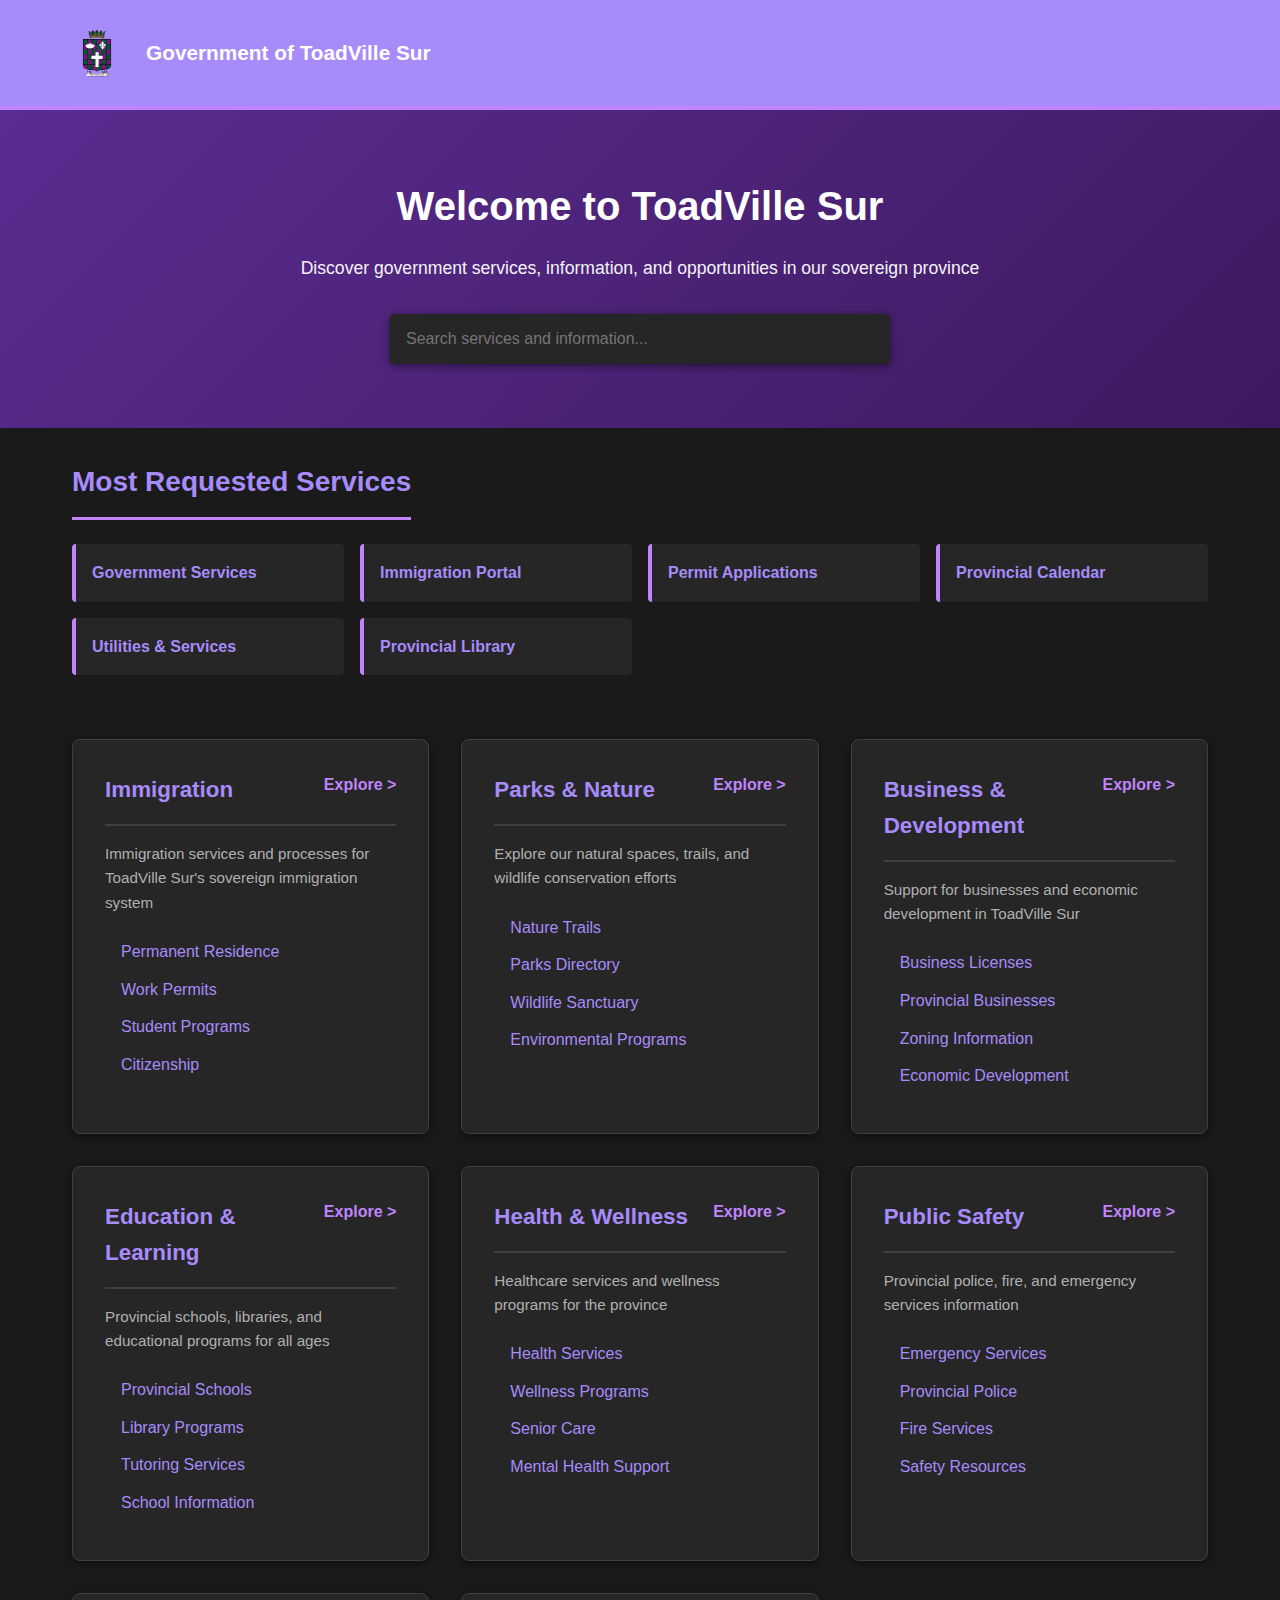
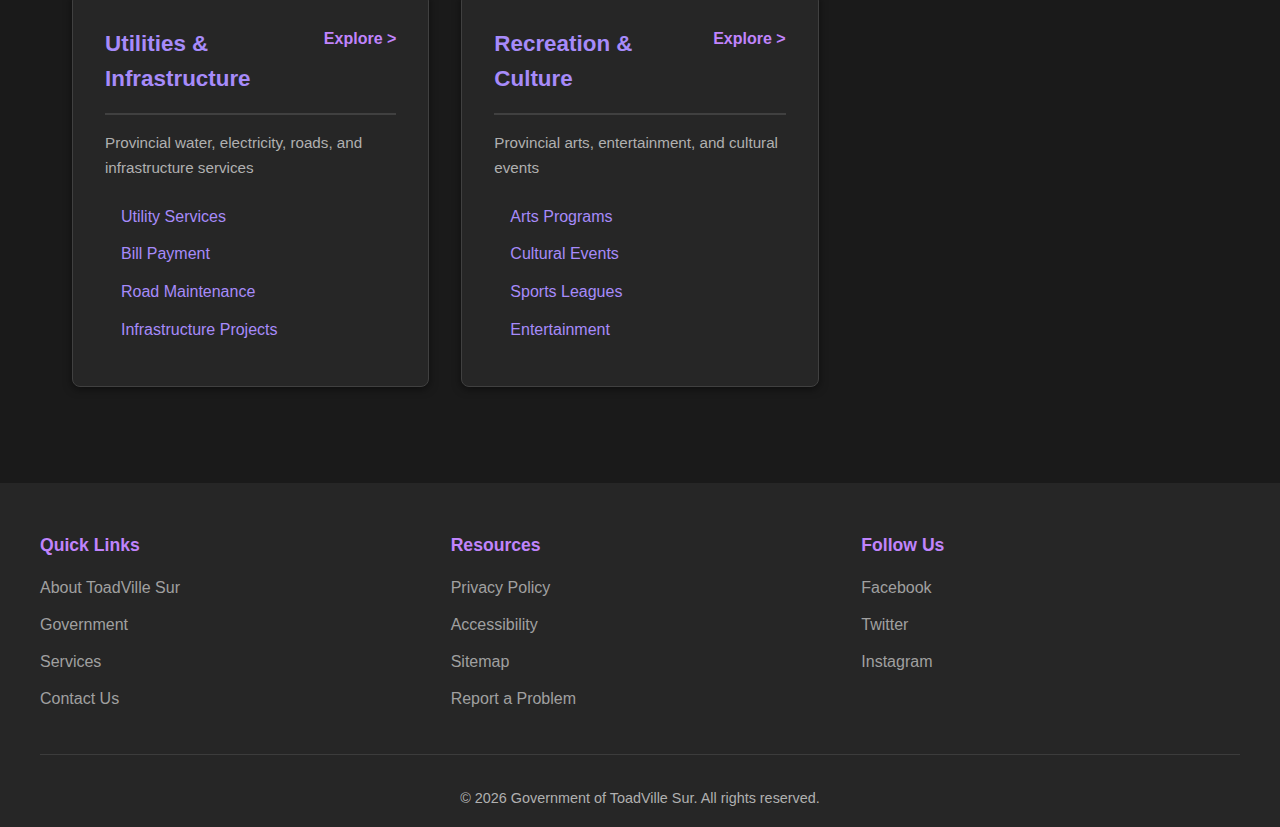
<file: index.html>
<!DOCTYPE html>
<html lang="en">
<head>
    <meta charset="UTF-8">
    <meta name="viewport" content="width=device-width, initial-scale=1.0">
    <title>Government of ToadVille Sur</title>
    <meta name="description" content="Official government portal of ToadVille Sur, a sovereign province with its own immigration system and government services.">
    <meta property="og:title" content="Government of ToadVille Sur">
    <meta property="og:description" content="Official government portal of ToadVille Sur, a sovereign province with its own immigration system and government services.">
    <meta property="og:type" content="website">
    <meta property="og:url" content="https://www.toadvillebay.com">
    <meta property="og:image" content="https://www.toadvillebay.com/Images and Videos/og-image.png">
    <meta name="twitter:card" content="summary_large_image">
    <meta name="twitter:title" content="Government of ToadVille Sur">
    <meta name="twitter:description" content="Official government portal of ToadVille Sur, a sovereign province with its own immigration system and government services.">
    <link rel="icon" href="Images and Videos/ToadVille Sur COA.png" type="image/png">
    <link rel="stylesheet" href="styles.css">
</head>
<body>
    <!-- Header -->
    <header class="header">
        <div class="header-content">
            <div class="logo">
                <img src="Images and Videos/ToadVille Sur COA.png" alt="ToadVille Sur Logo" class="logo-image">
                <div class="logo-text">
                    <h1>Government of ToadVille Sur</h1>
                </div>
            </div>

        </div>
    </header>

    <!-- Hero Section -->
    <section class="hero">
        <div class="hero-content">
            <h2>Welcome to ToadVille Sur</h2>
            <p>Discover government services, information, and opportunities in our sovereign province</p>
            <input type="search" class="search-box" placeholder="Search services and information...">
        </div>
    </section>

    <!-- Main Content -->
    <main class="main-content">
        
        <!-- Most Requested Section -->
        <section class="section">
            <div class="section-header">
                <h2>Most Requested Services</h2>
            </div>
            <div class="quick-links">
                <a href="#" class="quick-link">Government Services</a>
                <a href="#" class="quick-link">Immigration Portal</a>
                <a href="#" class="quick-link">Permit Applications</a>
                <a href="#" class="quick-link">Provincial Calendar</a>
                <a href="#" class="quick-link">Utilities & Services</a>
                <a href="#" class="quick-link">Provincial Library</a>
            </div>
        </section>

        <!-- Category Cards -->
        <section class="categories">
            
            <!-- Immigration -->
            <article class="category-card">
                <div class="card-header">
                    <h3><a href="Immigration/immigration.html" class="card-title-link">Immigration</a></h3>
                    <span class="explore-link"><a href="Immigration/immigration.html">Explore ></a></span>
                </div>
                <p class="card-description">Immigration services and processes for ToadVille Sur's sovereign immigration system</p>
                <ul class="card-links">
                    <li><a href="Immigration/immigration.html#permanent">Permanent Residence</a></li>
                    <li><a href="Immigration/immigration.html#work">Work Permits</a></li>
                    <li><a href="Immigration/immigration.html#student">Student Programs</a></li>
                    <li><a href="Immigration/immigration.html#citizenship">Citizenship</a></li>
                </ul>
            </article>

            <!-- Parks & Nature -->
            <article class="category-card">
                <div class="card-header">
                    <h3><a href="Parks/parks.html" class="card-title-link">Parks & Nature</a></h3>
                    <span class="explore-link"><a href="Parks/parks.html">Explore ></a></span>
                </div>
                <p class="card-description">Explore our natural spaces, trails, and wildlife conservation efforts</p>
                <ul class="card-links">
                    <li><a href="Parks/parks.html#trails">Nature Trails</a></li>
                    <li><a href="Parks/parks.html#directory">Parks Directory</a></li>
                    <li><a href="Parks/parks.html#wildlife">Wildlife Sanctuary</a></li>
                    <li><a href="Parks/parks.html#environmental">Environmental Programs</a></li>
                </ul>
            </article>

            <!-- Business & Development -->
            <article class="category-card">
                <div class="card-header">
                    <h3><a href="Business/business.html" class="card-title-link">Business & Development</a></h3>
                    <span class="explore-link"><a href="Business/business.html">Explore ></a></span>
                </div>
                <p class="card-description">Support for businesses and economic development in ToadVille Sur</p>
                <ul class="card-links">
                    <li><a href="Business/business.html#licenses">Business Licenses</a></li>
                    <li><a href="Business/business.html#directory">Provincial Businesses</a></li>
                    <li><a href="Business/business.html#zoning">Zoning Information</a></li>
                    <li><a href="Business/business.html#development">Economic Development</a></li>
                </ul>
            </article>

            <!-- Education & Learning -->
            <article class="category-card">
                <div class="card-header">
                    <h3><a href="Education/education.html" class="card-title-link">Education & Learning</a></h3>
                    <span class="explore-link"><a href="Education/education.html">Explore ></a></span>
                </div>
                <p class="card-description">Provincial schools, libraries, and educational programs for all ages</p>
                <ul class="card-links">
                    <li><a href="Education/education.html#schools">Provincial Schools</a></li>
                    <li><a href="Education/education.html#library">Library Programs</a></li>
                    <li><a href="Education/education.html#tutoring">Tutoring Services</a></li>
                    <li><a href="Education/education.html#information">School Information</a></li>
                </ul>
            </article>

            <!-- Health & Wellness -->
            <article class="category-card">
                <div class="card-header">
                    <h3><a href="Health/health.html" class="card-title-link">Health & Wellness</a></h3>
                    <span class="explore-link"><a href="Health/health.html">Explore ></a></span>
                </div>
                <p class="card-description">Healthcare services and wellness programs for the province</p>
                <ul class="card-links">
                    <li><a href="Health/health.html#services">Health Services</a></li>
                    <li><a href="Health/health.html#wellness">Wellness Programs</a></li>
                    <li><a href="Health/health.html#senior">Senior Care</a></li>
                    <li><a href="Health/health.html#mental">Mental Health Support</a></li>
                </ul>
            </article>

            <!-- Public Safety -->
            <article class="category-card">
                <div class="card-header">
                    <h3><a href="Safety/safety.html" class="card-title-link">Public Safety</a></h3>
                    <span class="explore-link"><a href="Safety/safety.html">Explore ></a></span>
                </div>
                <p class="card-description">Provincial police, fire, and emergency services information</p>
                <ul class="card-links">
                    <li><a href="Safety/safety.html#emergency">Emergency Services</a></li>
                    <li><a href="Safety/safety.html#police">Provincial Police</a></li>
                    <li><a href="Safety/safety.html#fire">Fire Services</a></li>
                    <li><a href="Safety/safety.html#resources">Safety Resources</a></li>
                </ul>
            </article>

            <!-- Utilities & Infrastructure -->
            <article class="category-card">
                <div class="card-header">
                    <h3><a href="Utilities/utilities.html" class="card-title-link">Utilities & Infrastructure</a></h3>
                    <span class="explore-link"><a href="Utilities/utilities.html">Explore ></a></span>
                </div>
                <p class="card-description">Provincial water, electricity, roads, and infrastructure services</p>
                <ul class="card-links">
                    <li><a href="Utilities/utilities.html#services">Utility Services</a></li>
                    <li><a href="Utilities/utilities.html#billing">Bill Payment</a></li>
                    <li><a href="Utilities/utilities.html#roads">Road Maintenance</a></li>
                    <li><a href="Utilities/utilities.html#projects">Infrastructure Projects</a></li>
                </ul>
            </article>

            <!-- Recreation & Culture -->
            <article class="category-card">
                <div class="card-header">
                    <h3><a href="Recreation/recreation.html" class="card-title-link">Recreation & Culture</a></h3>
                    <span class="explore-link"><a href="Recreation/recreation.html">Explore ></a></span>
                </div>
                <p class="card-description">Provincial arts, entertainment, and cultural events</p>
                <ul class="card-links">
                    <li><a href="Recreation/recreation.html#arts">Arts Programs</a></li>
                    <li><a href="Recreation/recreation.html#culture">Cultural Events</a></li>
                    <li><a href="Recreation/recreation.html#sports">Sports Leagues</a></li>
                    <li><a href="Recreation/recreation.html#entertainment">Entertainment</a></li>
                </ul>
            </article>

        </section>

    </main>

    <!-- Footer -->
    <footer class="footer">
        <div class="footer-content">
            <div class="footer-section">
                <h4>Quick Links</h4>
                <ul>
                    <li><a href="#">About ToadVille Sur</a></li>
                    <li><a href="#">Government</a></li>
                    <li><a href="#">Services</a></li>
                    <li><a href="#">Contact Us</a></li>
                </ul>
            </div>
            <div class="footer-section">
                <h4>Resources</h4>
                <ul>
                    <li><a href="#">Privacy Policy</a></li>
                    <li><a href="#">Accessibility</a></li>
                    <li><a href="#">Sitemap</a></li>
                    <li><a href="#">Report a Problem</a></li>
                </ul>
            </div>
            <div class="footer-section">
                <h4>Follow Us</h4>
                <ul>
                    <li><a href="#">Facebook</a></li>
                    <li><a href="#">Twitter</a></li>
                    <li><a href="#">Instagram</a></li>
                </ul>
            </div>
        </div>
        <div class="footer-bottom">
            <p>&copy; <span id="current-year">2026</span> Government of ToadVille Sur. All rights reserved.</p>
        </div>
    </footer>

    <script>
        // Auto-update copyright year
        document.getElementById('current-year').textContent = new Date().getFullYear();
    </script>
</body>
</html>
</file>
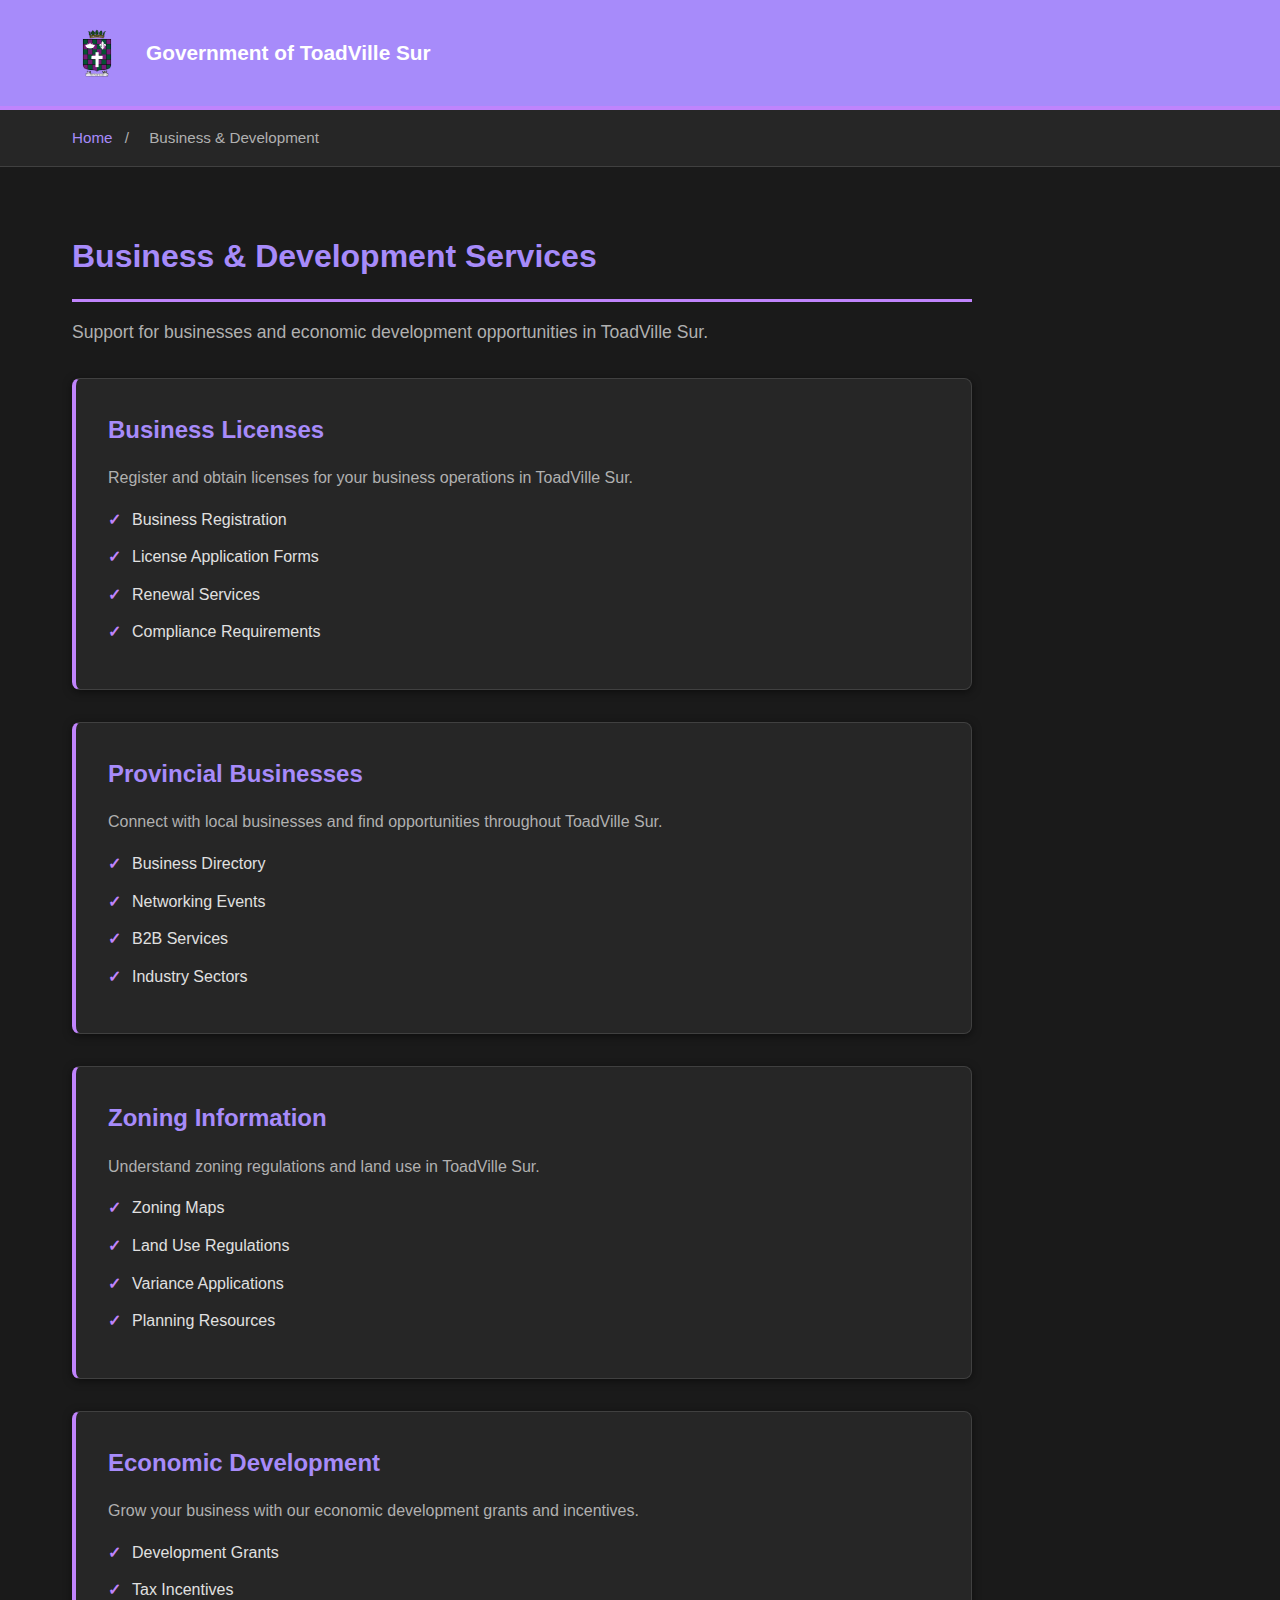
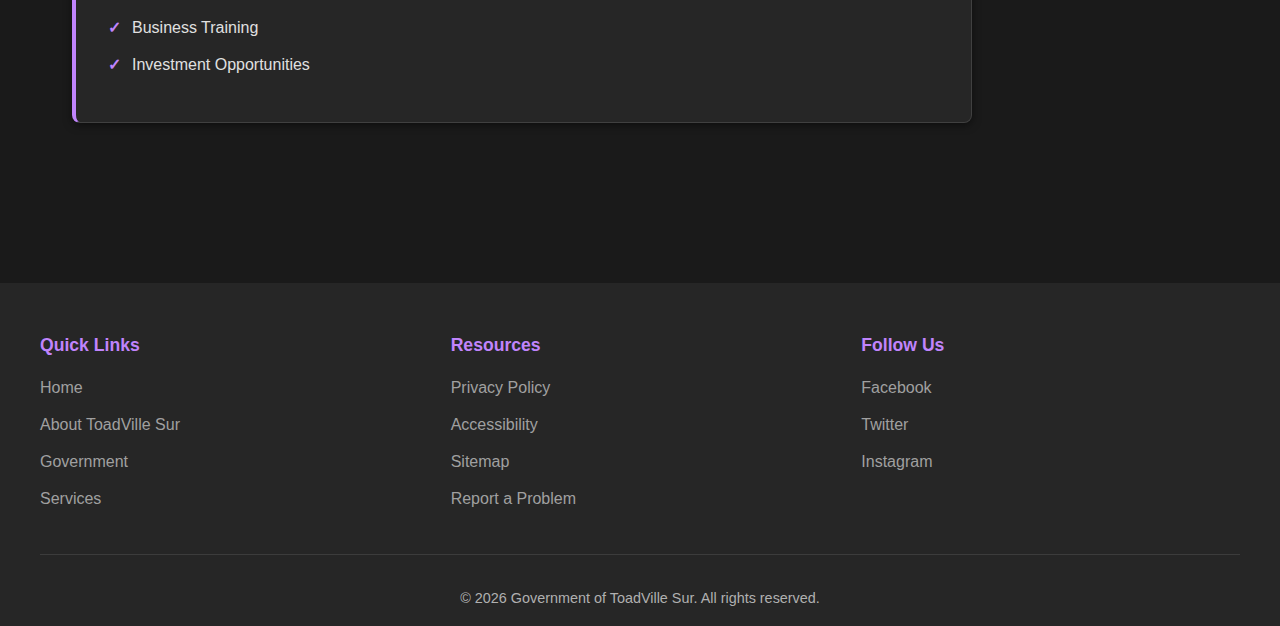
<file: Business/business.html>
<!DOCTYPE html>
<html lang="en">
<head>
    <meta charset="UTF-8">
    <meta name="viewport" content="width=device-width, initial-scale=1.0">
    <title>Business & Development - Government of ToadVille Sur</title>
    <link rel="icon" href="../Images and Videos/ToadVille Sur COA.png" type="image/png">
    <link rel="stylesheet" href="../styles.css">
</head>
<body>
    <!-- Header -->
    <header class="header">
        <div class="header-content">
            <div class="logo">
                <a href="../index.html" style="display: flex; align-items: center; gap: 1.5rem; text-decoration: none; color: white;">
                    <img src="../Images and Videos/ToadVille Sur COA.png" alt="ToadVille Sur Logo" class="logo-image">
                    <div class="logo-text">
                        <h1>Government of ToadVille Sur</h1>
                    </div>
                </a>
            </div>
        </div>
    </header>

    <nav class="breadcrumb">
        <div class="breadcrumb-content">
            <a href="../index.html">Home</a>
            <span>/</span>
            <span>Business & Development</span>
        </div>
    </nav>

    <main class="main-content">
        <section class="page-section">
            <h1>Business & Development Services</h1>
            <p class="section-intro">Support for businesses and economic development opportunities in ToadVille Sur.</p>

            <div class="content-card" id="licenses">
                <h2>Business Licenses</h2>
                <p>Register and obtain licenses for your business operations in ToadVille Sur.</p>
                <ul>
                    <li>Business Registration</li>
                    <li>License Application Forms</li>
                    <li>Renewal Services</li>
                    <li>Compliance Requirements</li>
                </ul>
            </div>

            <div class="content-card" id="directory">
                <h2>Provincial Businesses</h2>
                <p>Connect with local businesses and find opportunities throughout ToadVille Sur.</p>
                <ul>
                    <li>Business Directory</li>
                    <li>Networking Events</li>
                    <li>B2B Services</li>
                    <li>Industry Sectors</li>
                </ul>
            </div>

            <div class="content-card" id="zoning">
                <h2>Zoning Information</h2>
                <p>Understand zoning regulations and land use in ToadVille Sur.</p>
                <ul>
                    <li>Zoning Maps</li>
                    <li>Land Use Regulations</li>
                    <li>Variance Applications</li>
                    <li>Planning Resources</li>
                </ul>
            </div>

            <div class="content-card" id="development">
                <h2>Economic Development</h2>
                <p>Grow your business with our economic development grants and incentives.</p>
                <ul>
                    <li>Development Grants</li>
                    <li>Tax Incentives</li>
                    <li>Business Training</li>
                    <li>Investment Opportunities</li>
                </ul>
            </div>
        </section>
    </main>

    <footer class="footer">
        <div class="footer-content">
            <div class="footer-section">
                <h4>Quick Links</h4>
                <ul>
                    <li><a href="../index.html">Home</a></li>
                    <li><a href="#">About ToadVille Sur</a></li>
                    <li><a href="#">Government</a></li>
                    <li><a href="#">Services</a></li>
                </ul>
            </div>
            <div class="footer-section">
                <h4>Resources</h4>
                <ul>
                    <li><a href="#">Privacy Policy</a></li>
                    <li><a href="#">Accessibility</a></li>
                    <li><a href="#">Sitemap</a></li>
                    <li><a href="#">Report a Problem</a></li>
                </ul>
            </div>
            <div class="footer-section">
                <h4>Follow Us</h4>
                <ul>
                    <li><a href="#">Facebook</a></li>
                    <li><a href="#">Twitter</a></li>
                    <li><a href="#">Instagram</a></li>
                </ul>
            </div>
        </div>
        <div class="footer-bottom">
            <p>&copy; <span id="current-year">2026</span> Government of ToadVille Sur. All rights reserved.</p>
        </div>
    </footer>

    <script>
        document.getElementById('current-year').textContent = new Date().getFullYear();
    </script>
</body>
</html>
</file>
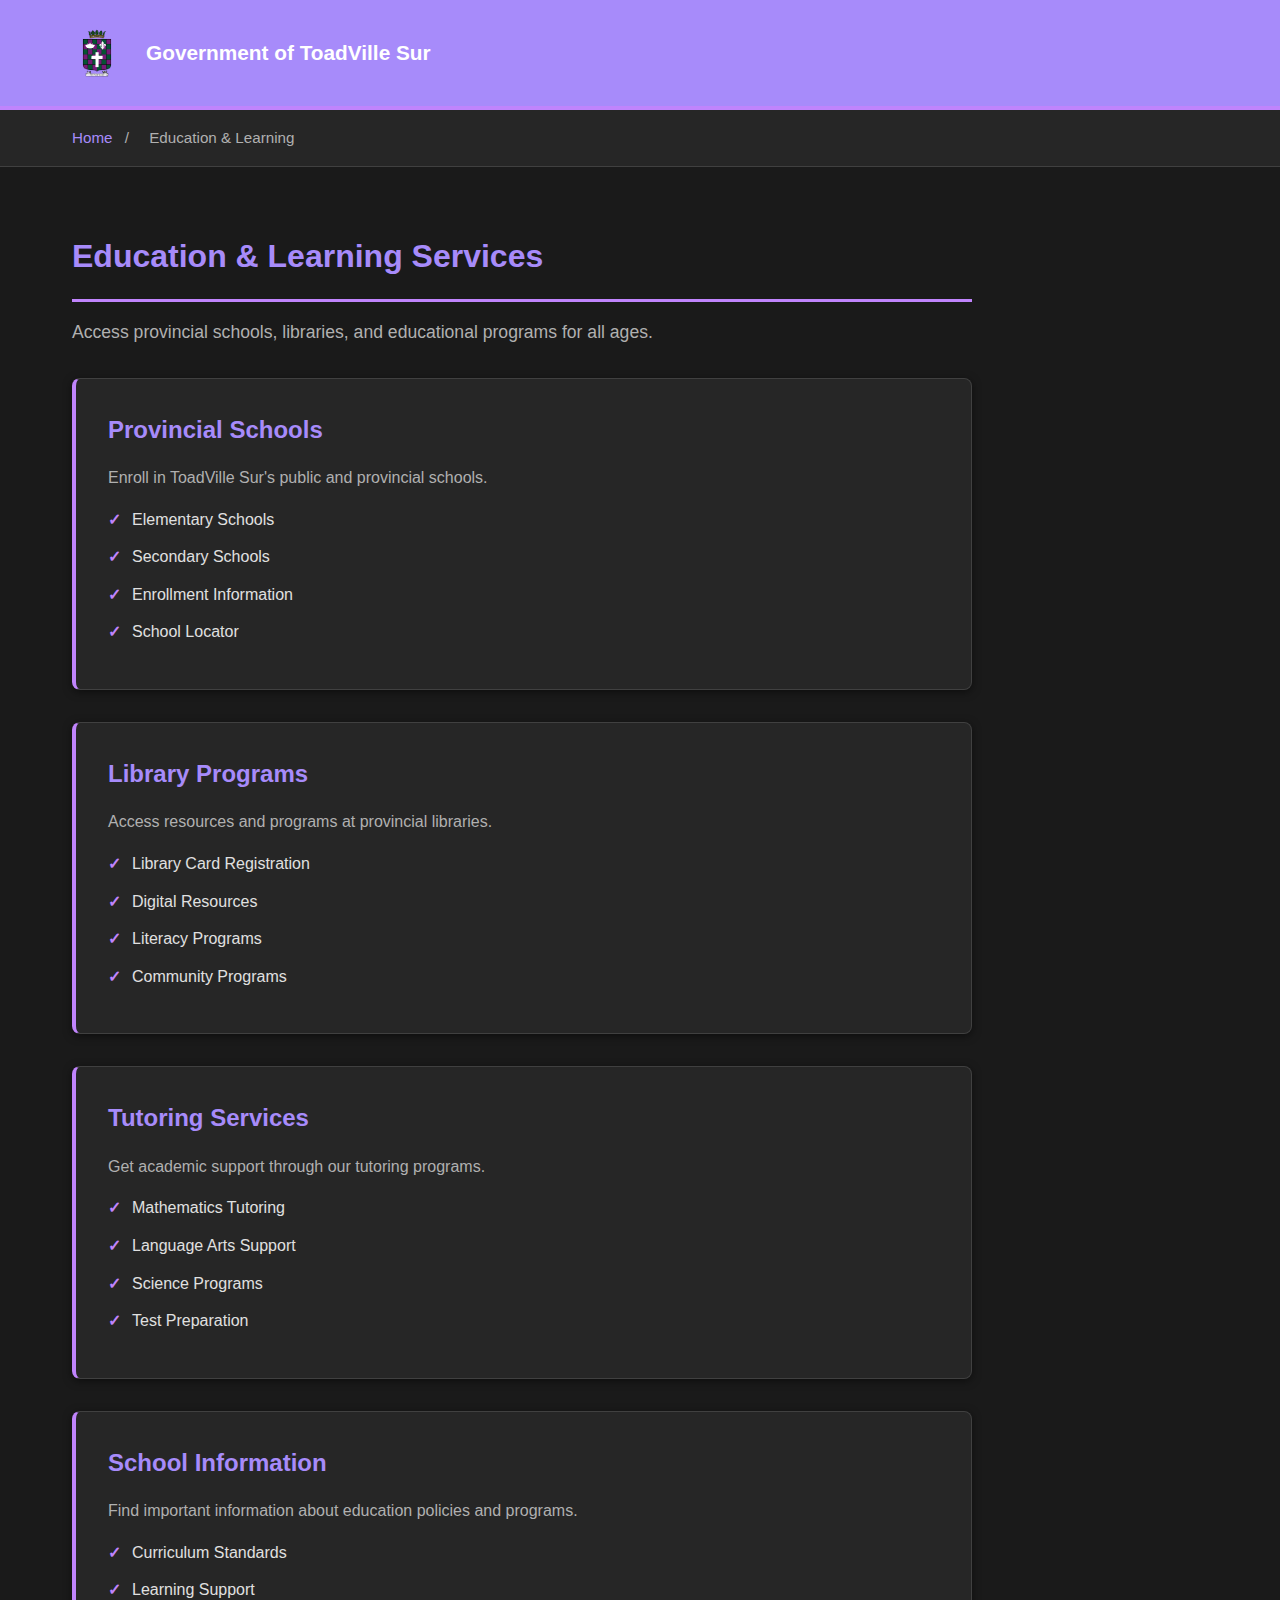
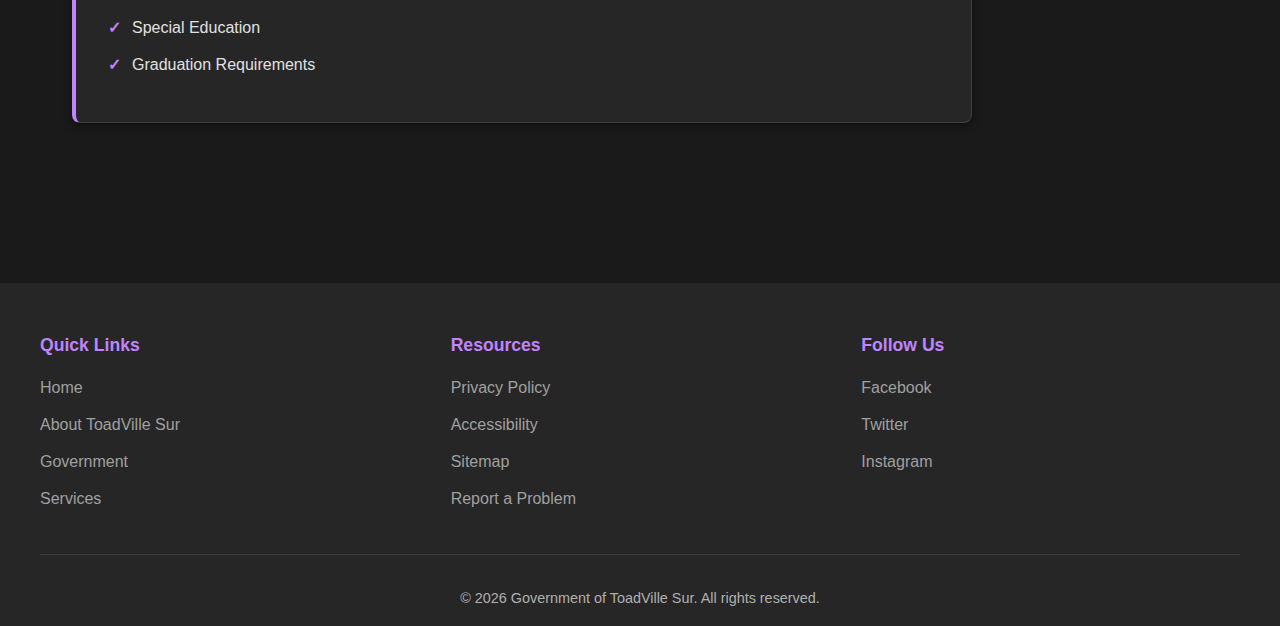
<file: Education/education.html>
<!DOCTYPE html>
<html lang="en">
<head>
    <meta charset="UTF-8">
    <meta name="viewport" content="width=device-width, initial-scale=1.0">
    <title>Education & Learning - Government of ToadVille Sur</title>
    <link rel="icon" href="../Images and Videos/ToadVille Sur COA.png" type="image/png">
    <link rel="stylesheet" href="../styles.css">
</head>
<body>
    <!-- Header -->
    <header class="header">
        <div class="header-content">
            <div class="logo">
                <a href="../index.html" style="display: flex; align-items: center; gap: 1.5rem; text-decoration: none; color: white;">
                    <img src="../Images and Videos/ToadVille Sur COA.png" alt="ToadVille Sur Logo" class="logo-image">
                    <div class="logo-text">
                        <h1>Government of ToadVille Sur</h1>
                    </div>
                </a>
            </div>
        </div>
    </header>

    <nav class="breadcrumb">
        <div class="breadcrumb-content">
            <a href="../index.html">Home</a>
            <span>/</span>
            <span>Education & Learning</span>
        </div>
    </nav>

    <main class="main-content">
        <section class="page-section">
            <h1>Education & Learning Services</h1>
            <p class="section-intro">Access provincial schools, libraries, and educational programs for all ages.</p>

            <div class="content-card" id="schools">
                <h2>Provincial Schools</h2>
                <p>Enroll in ToadVille Sur's public and provincial schools.</p>
                <ul>
                    <li>Elementary Schools</li>
                    <li>Secondary Schools</li>
                    <li>Enrollment Information</li>
                    <li>School Locator</li>
                </ul>
            </div>

            <div class="content-card" id="library">
                <h2>Library Programs</h2>
                <p>Access resources and programs at provincial libraries.</p>
                <ul>
                    <li>Library Card Registration</li>
                    <li>Digital Resources</li>
                    <li>Literacy Programs</li>
                    <li>Community Programs</li>
                </ul>
            </div>

            <div class="content-card" id="tutoring">
                <h2>Tutoring Services</h2>
                <p>Get academic support through our tutoring programs.</p>
                <ul>
                    <li>Mathematics Tutoring</li>
                    <li>Language Arts Support</li>
                    <li>Science Programs</li>
                    <li>Test Preparation</li>
                </ul>
            </div>

            <div class="content-card" id="information">
                <h2>School Information</h2>
                <p>Find important information about education policies and programs.</p>
                <ul>
                    <li>Curriculum Standards</li>
                    <li>Learning Support</li>
                    <li>Special Education</li>
                    <li>Graduation Requirements</li>
                </ul>
            </div>
        </section>
    </main>

    <footer class="footer">
        <div class="footer-content">
            <div class="footer-section">
                <h4>Quick Links</h4>
                <ul>
                    <li><a href="../index.html">Home</a></li>
                    <li><a href="#">About ToadVille Sur</a></li>
                    <li><a href="#">Government</a></li>
                    <li><a href="#">Services</a></li>
                </ul>
            </div>
            <div class="footer-section">
                <h4>Resources</h4>
                <ul>
                    <li><a href="#">Privacy Policy</a></li>
                    <li><a href="#">Accessibility</a></li>
                    <li><a href="#">Sitemap</a></li>
                    <li><a href="#">Report a Problem</a></li>
                </ul>
            </div>
            <div class="footer-section">
                <h4>Follow Us</h4>
                <ul>
                    <li><a href="#">Facebook</a></li>
                    <li><a href="#">Twitter</a></li>
                    <li><a href="#">Instagram</a></li>
                </ul>
            </div>
        </div>
        <div class="footer-bottom">
            <p>&copy; <span id="current-year">2026</span> Government of ToadVille Sur. All rights reserved.</p>
        </div>
    </footer>

    <script>
        document.getElementById('current-year').textContent = new Date().getFullYear();
    </script>
</body>
</html>
</file>
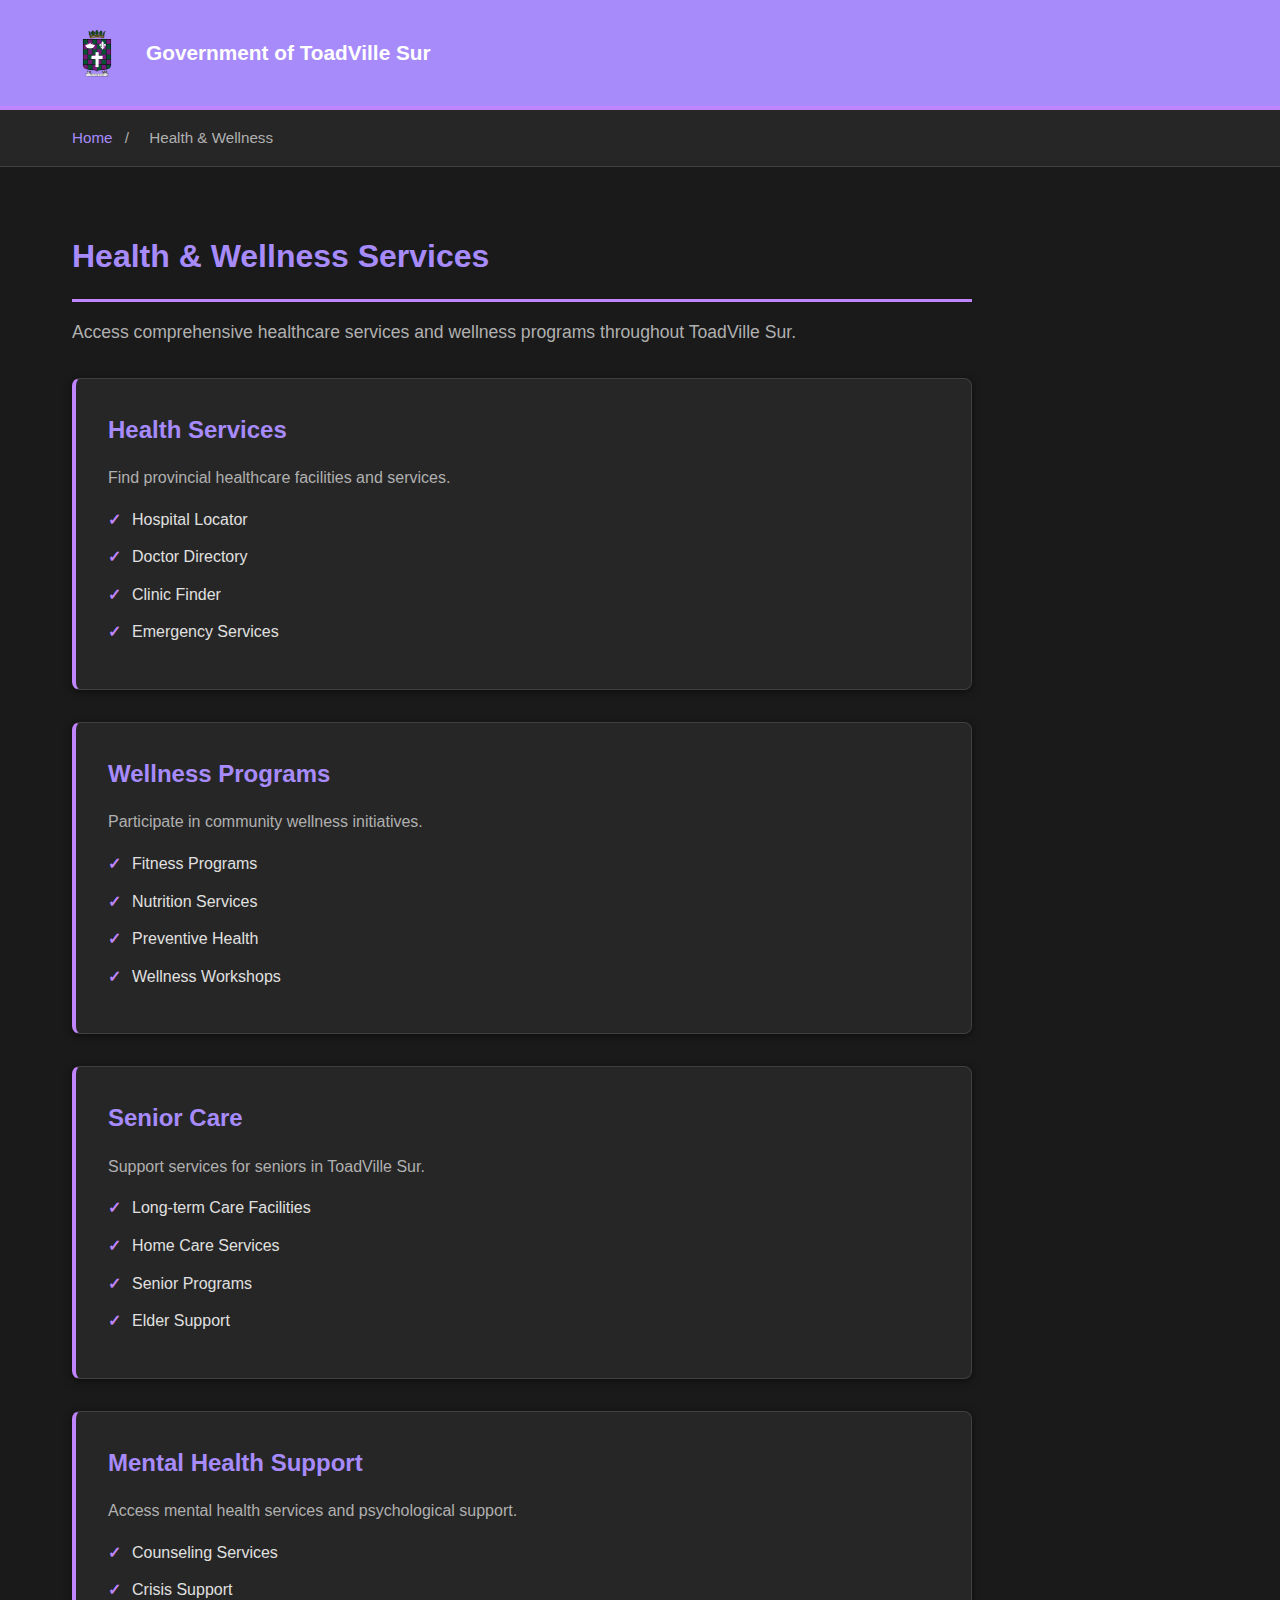
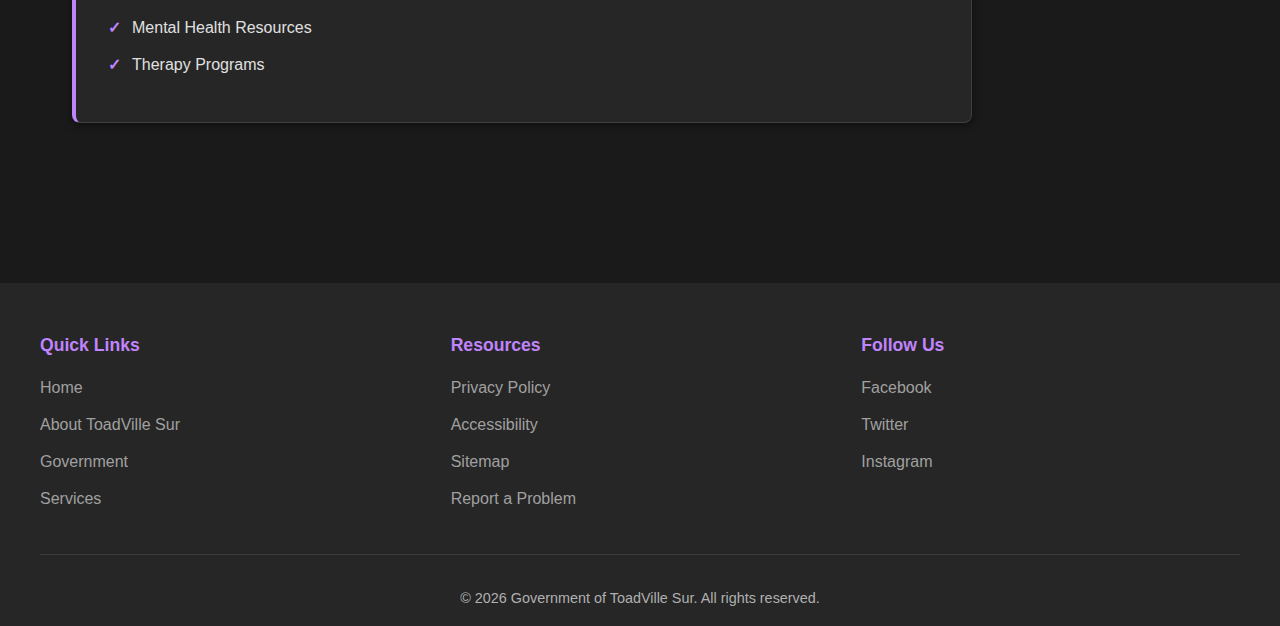
<file: Health/health.html>
<!DOCTYPE html>
<html lang="en">
<head>
    <meta charset="UTF-8">
    <meta name="viewport" content="width=device-width, initial-scale=1.0">
    <title>Health & Wellness - Government of ToadVille Sur</title>
    <link rel="icon" href="../Images and Videos/ToadVille Sur COA.png" type="image/png">
    <link rel="stylesheet" href="../styles.css">
</head>
<body>
    <!-- Header -->
    <header class="header">
        <div class="header-content">
            <div class="logo">
                <a href="../index.html" style="display: flex; align-items: center; gap: 1.5rem; text-decoration: none; color: white;">
                    <img src="../Images and Videos/ToadVille Sur COA.png" alt="ToadVille Sur Logo" class="logo-image">
                    <div class="logo-text">
                        <h1>Government of ToadVille Sur</h1>
                    </div>
                </a>
            </div>
        </div>
    </header>

    <nav class="breadcrumb">
        <div class="breadcrumb-content">
            <a href="../index.html">Home</a>
            <span>/</span>
            <span>Health & Wellness</span>
        </div>
    </nav>

    <main class="main-content">
        <section class="page-section">
            <h1>Health & Wellness Services</h1>
            <p class="section-intro">Access comprehensive healthcare services and wellness programs throughout ToadVille Sur.</p>

            <div class="content-card" id="services">
                <h2>Health Services</h2>
                <p>Find provincial healthcare facilities and services.</p>
                <ul>
                    <li>Hospital Locator</li>
                    <li>Doctor Directory</li>
                    <li>Clinic Finder</li>
                    <li>Emergency Services</li>
                </ul>
            </div>

            <div class="content-card" id="wellness">
                <h2>Wellness Programs</h2>
                <p>Participate in community wellness initiatives.</p>
                <ul>
                    <li>Fitness Programs</li>
                    <li>Nutrition Services</li>
                    <li>Preventive Health</li>
                    <li>Wellness Workshops</li>
                </ul>
            </div>

            <div class="content-card" id="senior">
                <h2>Senior Care</h2>
                <p>Support services for seniors in ToadVille Sur.</p>
                <ul>
                    <li>Long-term Care Facilities</li>
                    <li>Home Care Services</li>
                    <li>Senior Programs</li>
                    <li>Elder Support</li>
                </ul>
            </div>

            <div class="content-card" id="mental">
                <h2>Mental Health Support</h2>
                <p>Access mental health services and psychological support.</p>
                <ul>
                    <li>Counseling Services</li>
                    <li>Crisis Support</li>
                    <li>Mental Health Resources</li>
                    <li>Therapy Programs</li>
                </ul>
            </div>
        </section>
    </main>

    <footer class="footer">
        <div class="footer-content">
            <div class="footer-section">
                <h4>Quick Links</h4>
                <ul>
                    <li><a href="../index.html">Home</a></li>
                    <li><a href="#">About ToadVille Sur</a></li>
                    <li><a href="#">Government</a></li>
                    <li><a href="#">Services</a></li>
                </ul>
            </div>
            <div class="footer-section">
                <h4>Resources</h4>
                <ul>
                    <li><a href="#">Privacy Policy</a></li>
                    <li><a href="#">Accessibility</a></li>
                    <li><a href="#">Sitemap</a></li>
                    <li><a href="#">Report a Problem</a></li>
                </ul>
            </div>
            <div class="footer-section">
                <h4>Follow Us</h4>
                <ul>
                    <li><a href="#">Facebook</a></li>
                    <li><a href="#">Twitter</a></li>
                    <li><a href="#">Instagram</a></li>
                </ul>
            </div>
        </div>
        <div class="footer-bottom">
            <p>&copy; <span id="current-year">2026</span> Government of ToadVille Sur. All rights reserved.</p>
        </div>
    </footer>

    <script>
        document.getElementById('current-year').textContent = new Date().getFullYear();
    </script>
</body>
</html>
</file>
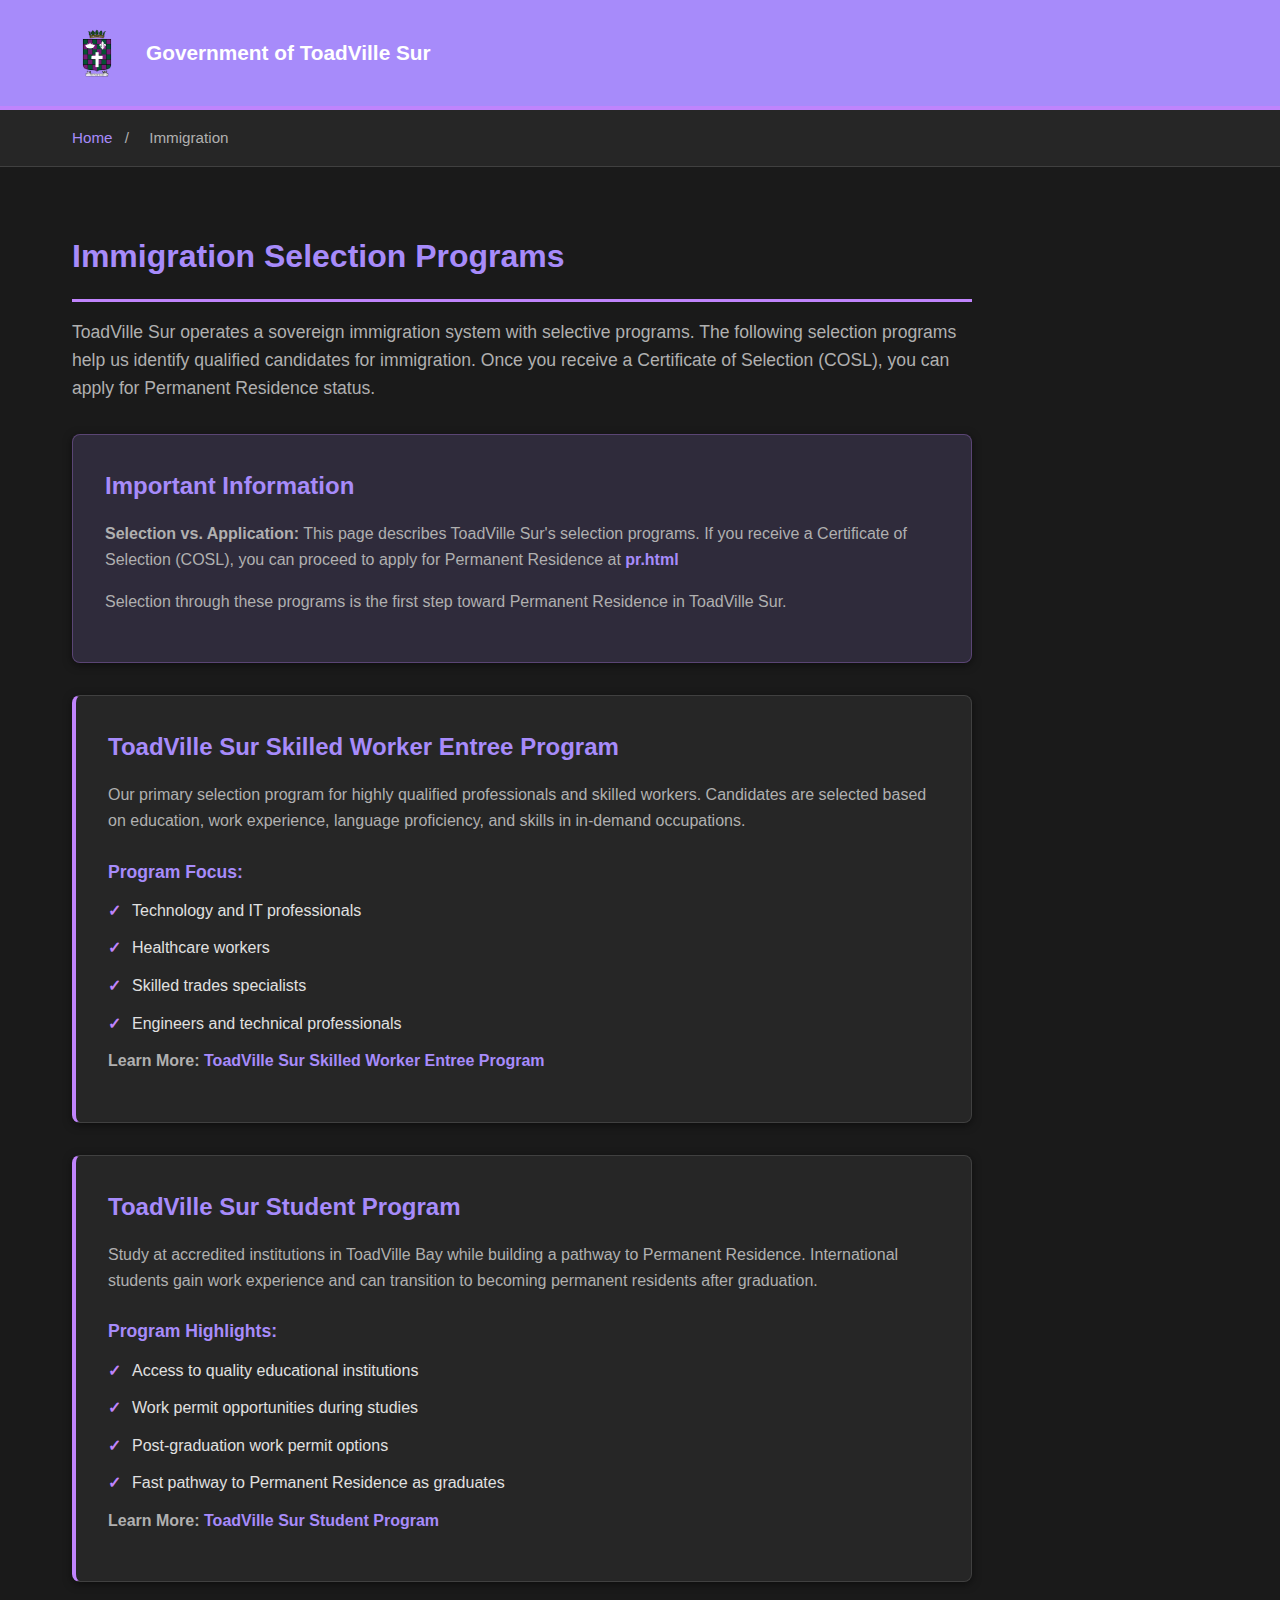
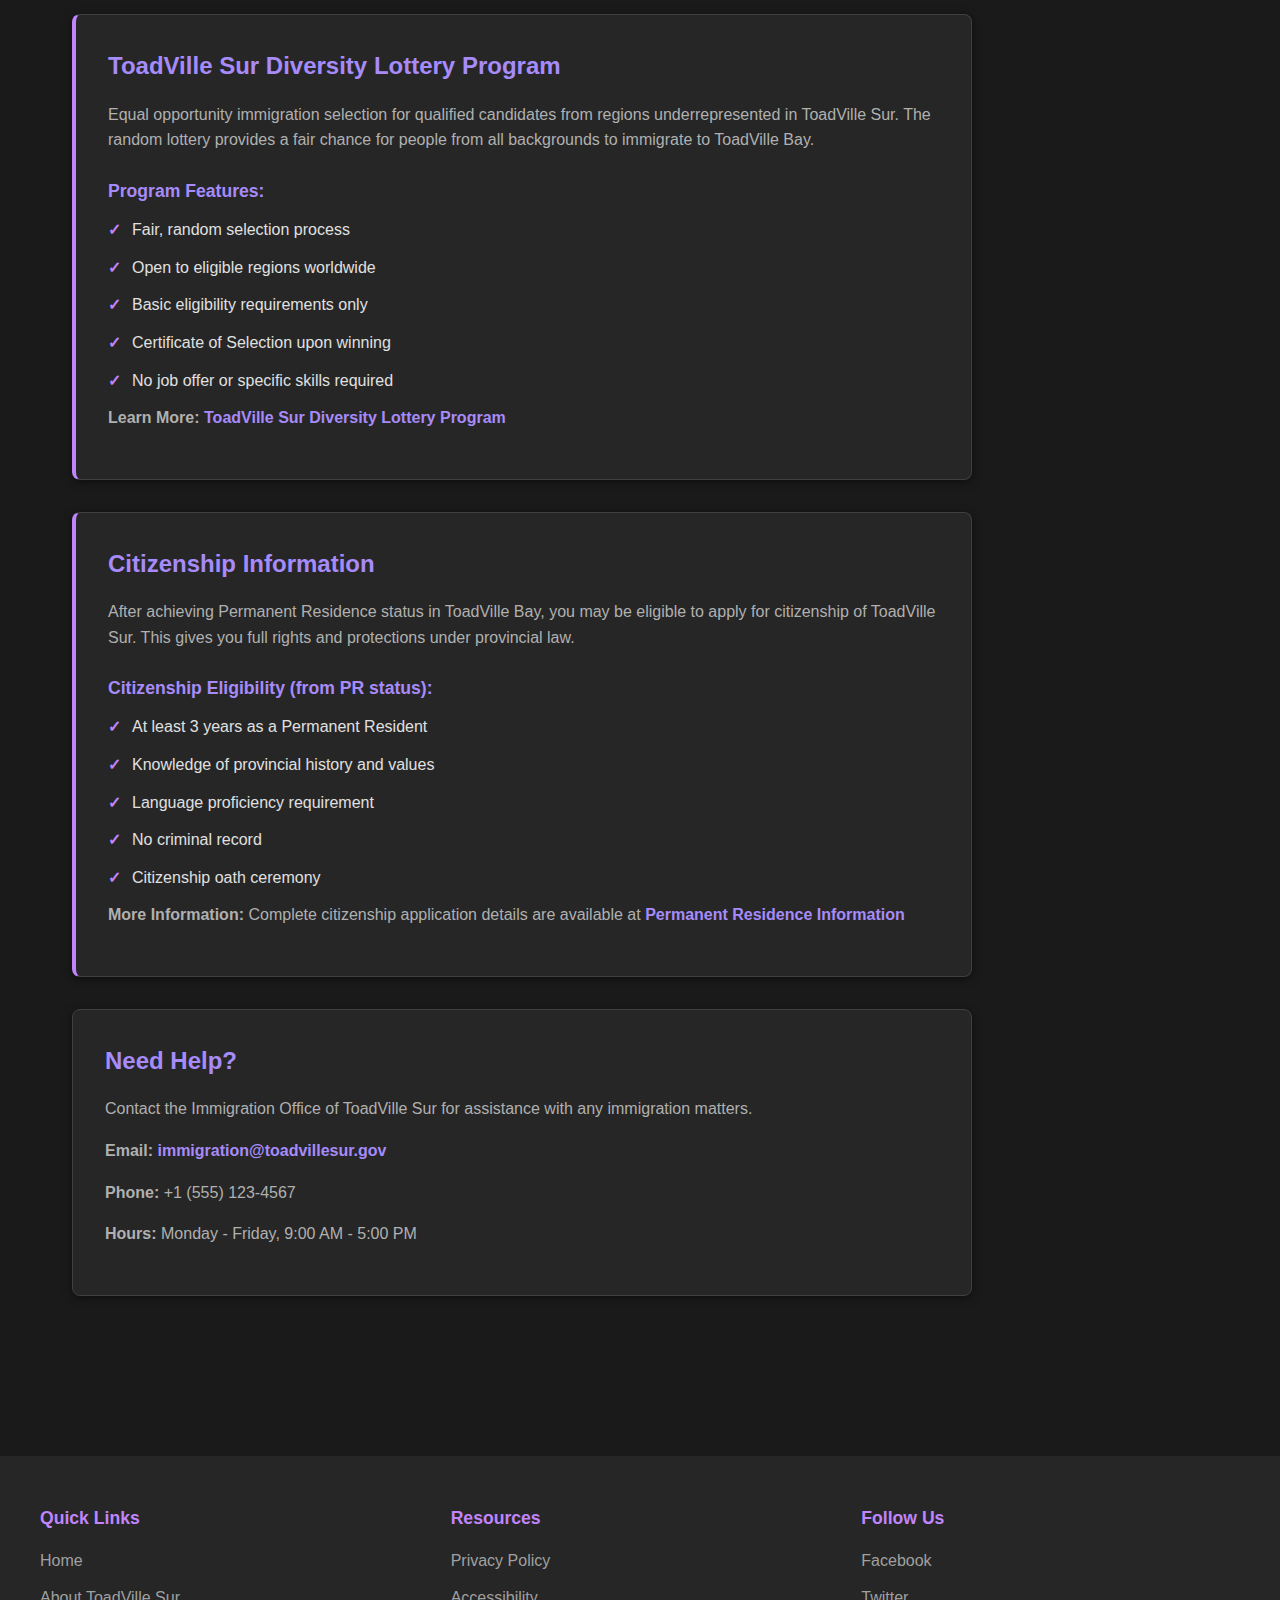
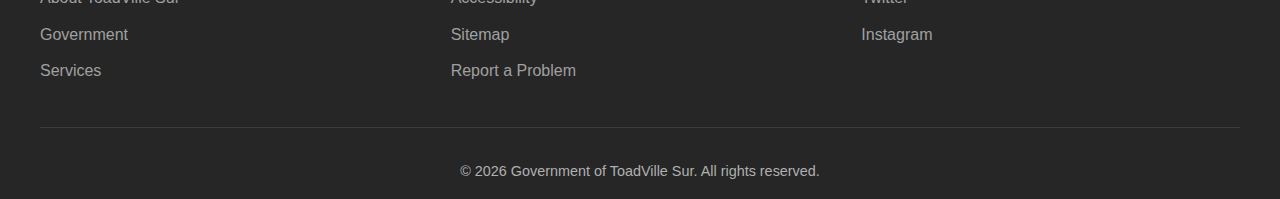
<file: Immigration/immigration.html>
<!DOCTYPE html>
<html lang="en">
<head>
    <meta charset="UTF-8">
    <meta name="viewport" content="width=device-width, initial-scale=1.0">
    <title>Immigration - Government of ToadVille Sur</title>
    <meta name="description" content="Immigration services and processes for ToadVille Sur's sovereign immigration system.">
    <link rel="icon" href="../Images and Videos/ToadVille Sur COA.png" type="image/png">
    <link rel="stylesheet" href="../styles.css">
</head>
<body>
    <!-- Header -->
    <header class="header">
        <div class="header-content">
            <div class="logo">
                <a href="../index.html" style="display: flex; align-items: center; gap: 1.5rem; text-decoration: none; color: white;">
                    <img src="../Images and Videos/ToadVille Sur COA.png" alt="ToadVille Sur Logo" class="logo-image">
                    <div class="logo-text">
                        <h1>Government of ToadVille Sur</h1>
                    </div>
                </a>
            </div>
        </div>
    </header>

    <!-- Breadcrumb Navigation -->
    <nav class="breadcrumb">
        <div class="breadcrumb-content">
            <a href="../index.html">Home</a>
            <span>/</span>
            <span>Immigration</span>
        </div>
    </nav>

    <!-- Main Content -->
    <main class="main-content">
        <section class="page-section">
            <h1>Immigration Selection Programs</h1>
            <p class="section-intro">ToadVille Sur operates a sovereign immigration system with selective programs. The following selection programs help us identify qualified candidates for immigration. Once you receive a Certificate of Selection (COSL), you can apply for Permanent Residence status.</p>

            <!-- Important Notice -->
            <div class="content-card notice-card">
                <h2>Important Information</h2>
                <p><strong>Selection vs. Application:</strong> This page describes ToadVille Sur's selection programs. If you receive a Certificate of Selection (COSL), you can proceed to apply for Permanent Residence at <a href="pr.html">pr.html</a></p>
                <p>Selection through these programs is the first step toward Permanent Residence in ToadVille Sur.</p>
            </div>

            <!-- Skilled Worker Entree Program -->
            <div class="content-card" id="skilled-worker">
                <h2>ToadVille Sur Skilled Worker Entree Program</h2>
                <p>Our primary selection program for highly qualified professionals and skilled workers. Candidates are selected based on education, work experience, language proficiency, and skills in in-demand occupations.</p>
                <h3>Program Focus:</h3>
                <ul>
                    <li>Technology and IT professionals</li>
                    <li>Healthcare workers</li>
                    <li>Skilled trades specialists</li>
                    <li>Engineers and technical professionals</li>
                </ul>
                <p><strong>Learn More:</strong> <a href="skilled-worker.html">ToadVille Sur Skilled Worker Entree Program</a></p>
            </div>

            <!-- Student Program -->
            <div class="content-card" id="student">
                <h2>ToadVille Sur Student Program</h2>
                <p>Study at accredited institutions in ToadVille Bay while building a pathway to Permanent Residence. International students gain work experience and can transition to becoming permanent residents after graduation.</p>
                <h3>Program Highlights:</h3>
                <ul>
                    <li>Access to quality educational institutions</li>
                    <li>Work permit opportunities during studies</li>
                    <li>Post-graduation work permit options</li>
                    <li>Fast pathway to Permanent Residence as graduates</li>
                </ul>
                <p><strong>Learn More:</strong> <a href="student-program.html">ToadVille Sur Student Program</a></p>
            </div>

            <!-- Diversity Lottery Program -->
            <div class="content-card" id="lottery">
                <h2>ToadVille Sur Diversity Lottery Program</h2>
                <p>Equal opportunity immigration selection for qualified candidates from regions underrepresented in ToadVille Sur. The random lottery provides a fair chance for people from all backgrounds to immigrate to ToadVille Bay.</p>
                <h3>Program Features:</h3>
                <ul>
                    <li>Fair, random selection process</li>
                    <li>Open to eligible regions worldwide</li>
                    <li>Basic eligibility requirements only</li>
                    <li>Certificate of Selection upon winning</li>
                    <li>No job offer or specific skills required</li>
                </ul>
                <p><strong>Learn More:</strong> <a href="lottery.html">ToadVille Sur Diversity Lottery Program</a></p>
            </div>

            <!-- Citizenship Information -->
            <div class="content-card" id="citizenship">
                <h2>Citizenship Information</h2>
                <p>After achieving Permanent Residence status in ToadVille Bay, you may be eligible to apply for citizenship of ToadVille Sur. This gives you full rights and protections under provincial law.</p>
                <h3>Citizenship Eligibility (from PR status):</h3>
                <ul>
                    <li>At least 3 years as a Permanent Resident</li>
                    <li>Knowledge of provincial history and values</li>
                    <li>Language proficiency requirement</li>
                    <li>No criminal record</li>
                    <li>Citizenship oath ceremony</li>
                </ul>
                <p><strong>More Information:</strong> Complete citizenship application details are available at <a href="pr.html">Permanent Residence Information</a></p>
            </div>

            <!-- Contact Information -->
            <div class="content-card contact-section">
                <h2>Need Help?</h2>
                <p>Contact the Immigration Office of ToadVille Sur for assistance with any immigration matters.</p>
                <p><strong>Email:</strong> <a href="mailto:immigration@toadvillesur.gov">immigration@toadvillesur.gov</a></p>
                <p><strong>Phone:</strong> +1 (555) 123-4567</p>
                <p><strong>Hours:</strong> Monday - Friday, 9:00 AM - 5:00 PM</p>
            </div>
        </section>
    </main>

    <!-- Footer -->
    <footer class="footer">
        <div class="footer-content">
            <div class="footer-section">
                <h4>Quick Links</h4>
                <ul>
                    <li><a href="../index.html">Home</a></li>
                    <li><a href="#">About ToadVille Sur</a></li>
                    <li><a href="#">Government</a></li>
                    <li><a href="#">Services</a></li>
                </ul>
            </div>
            <div class="footer-section">
                <h4>Resources</h4>
                <ul>
                    <li><a href="#">Privacy Policy</a></li>
                    <li><a href="#">Accessibility</a></li>
                    <li><a href="#">Sitemap</a></li>
                    <li><a href="#">Report a Problem</a></li>
                </ul>
            </div>
            <div class="footer-section">
                <h4>Follow Us</h4>
                <ul>
                    <li><a href="#">Facebook</a></li>
                    <li><a href="#">Twitter</a></li>
                    <li><a href="#">Instagram</a></li>
                </ul>
            </div>
        </div>
        <div class="footer-bottom">
            <p>&copy; <span id="current-year">2026</span> Government of ToadVille Sur. All rights reserved.</p>
        </div>
    </footer>

    <script>
        document.getElementById('current-year').textContent = new Date().getFullYear();
    </script>
</body>
</html>
</file>
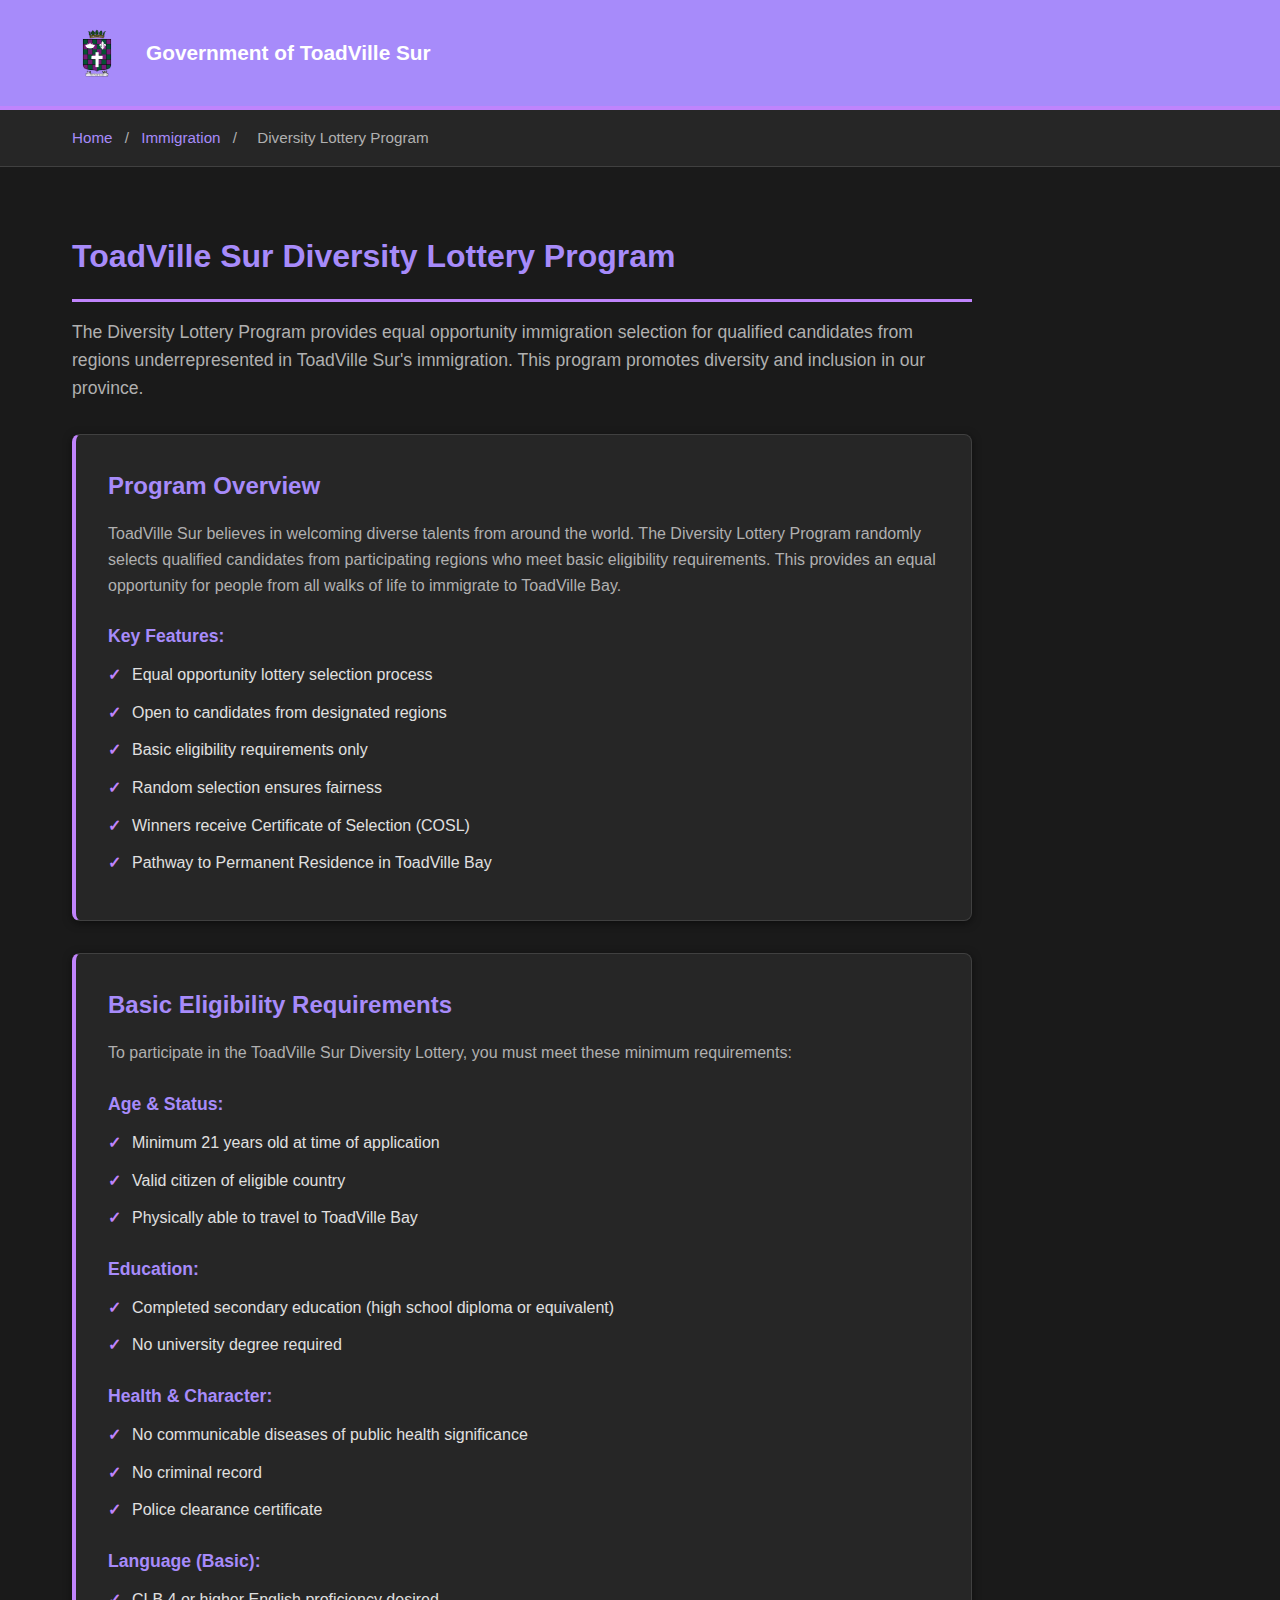
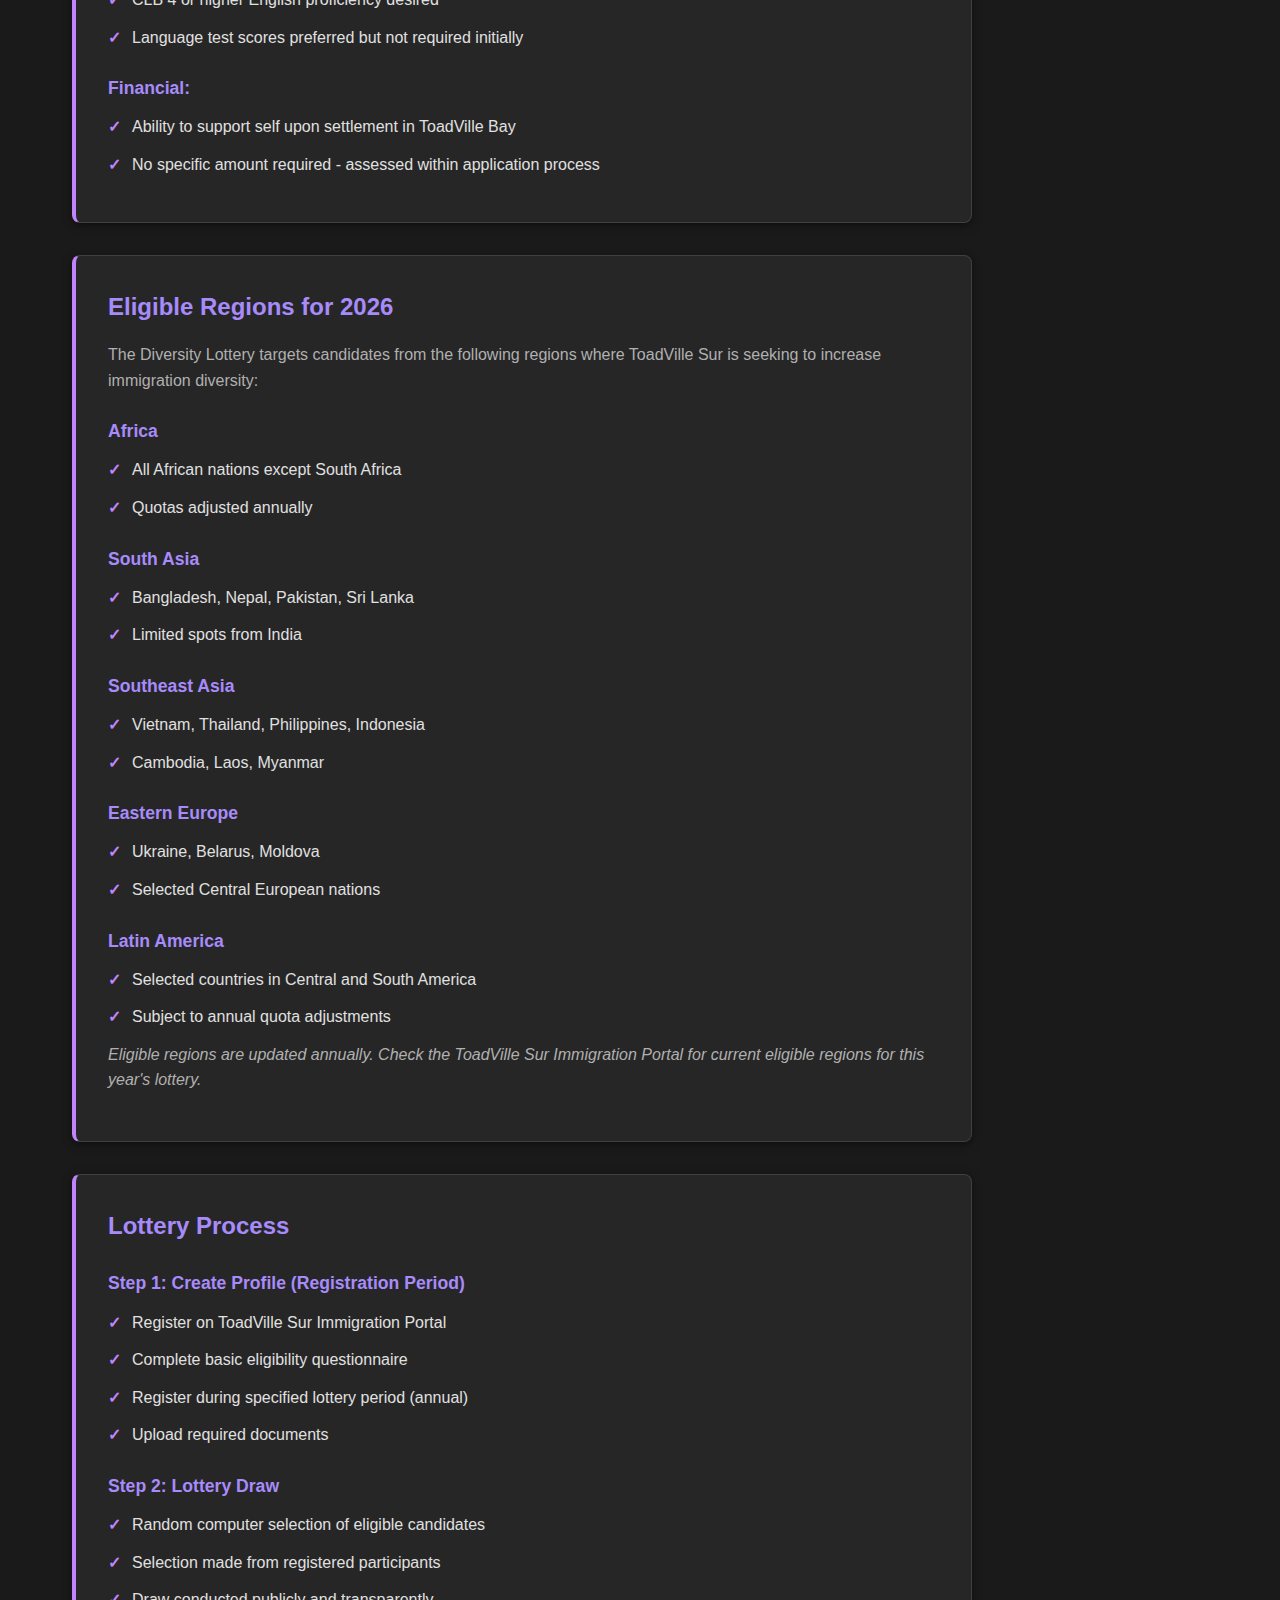
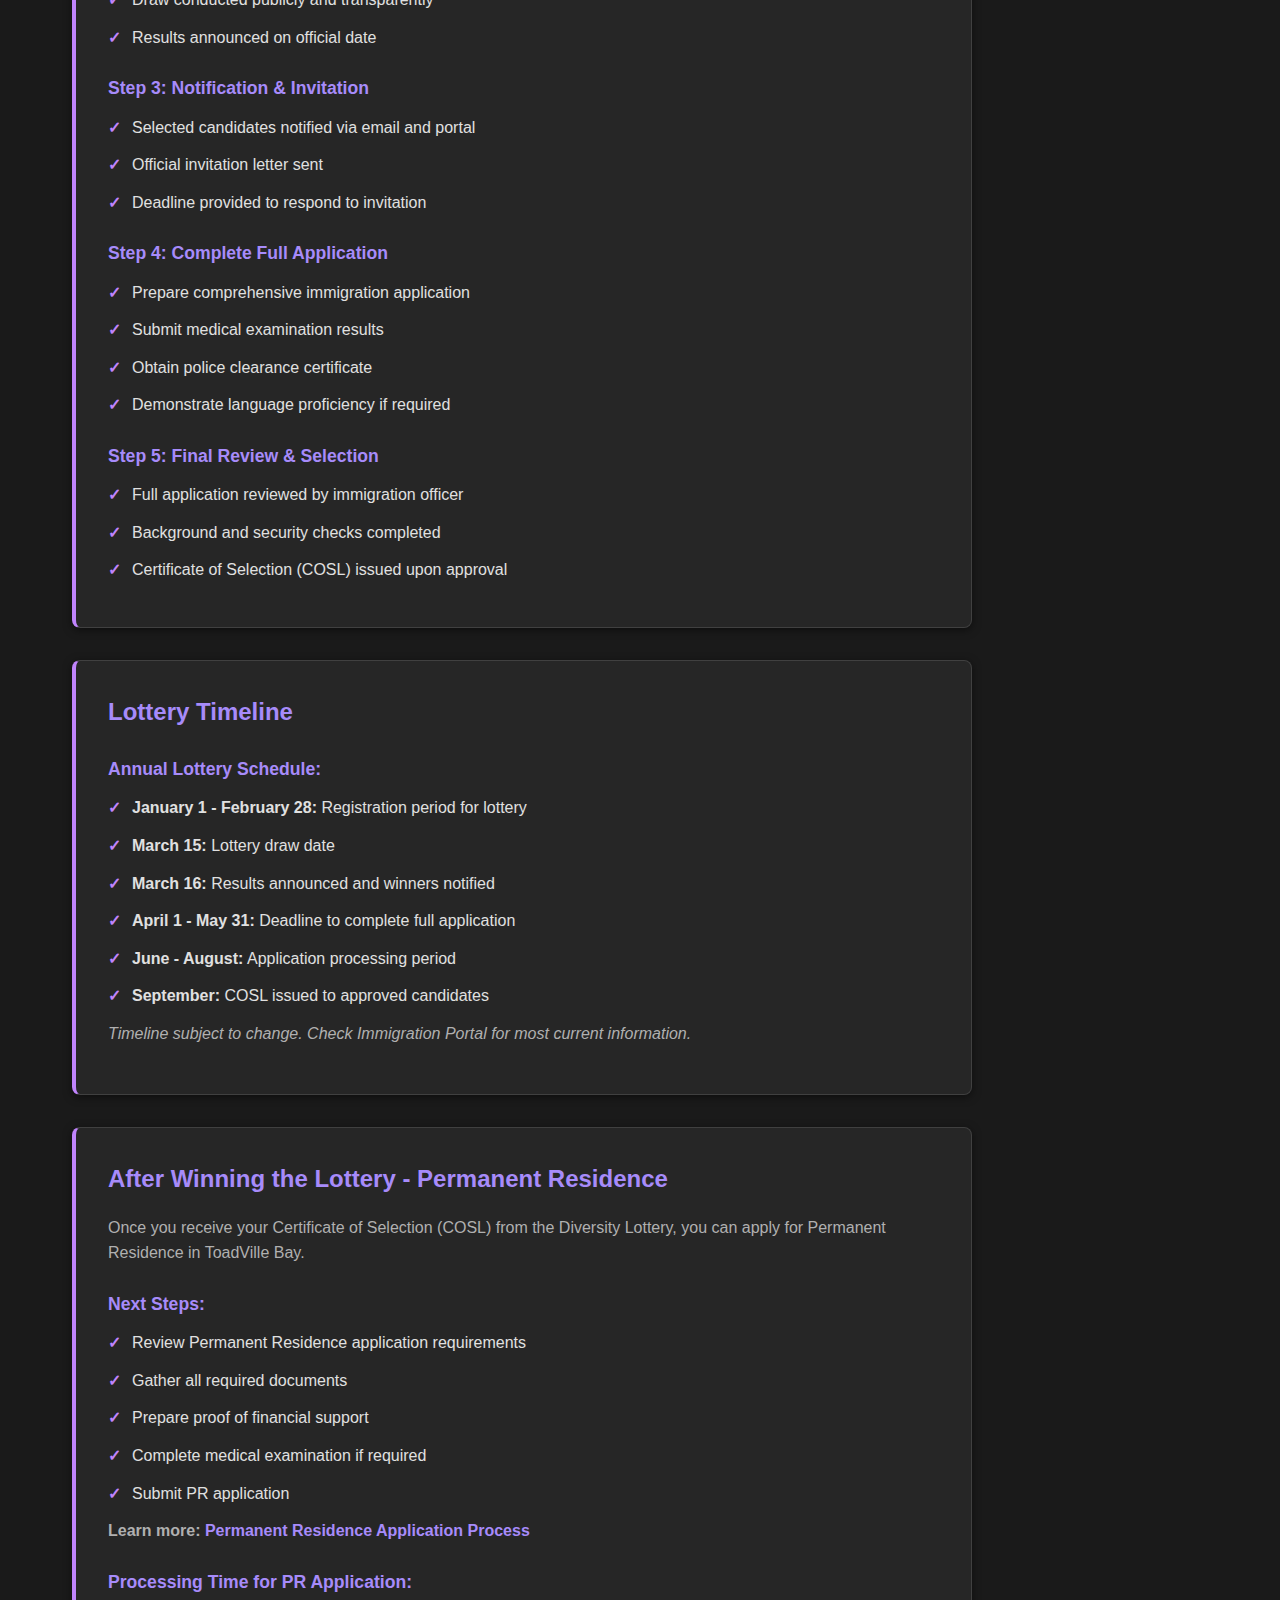
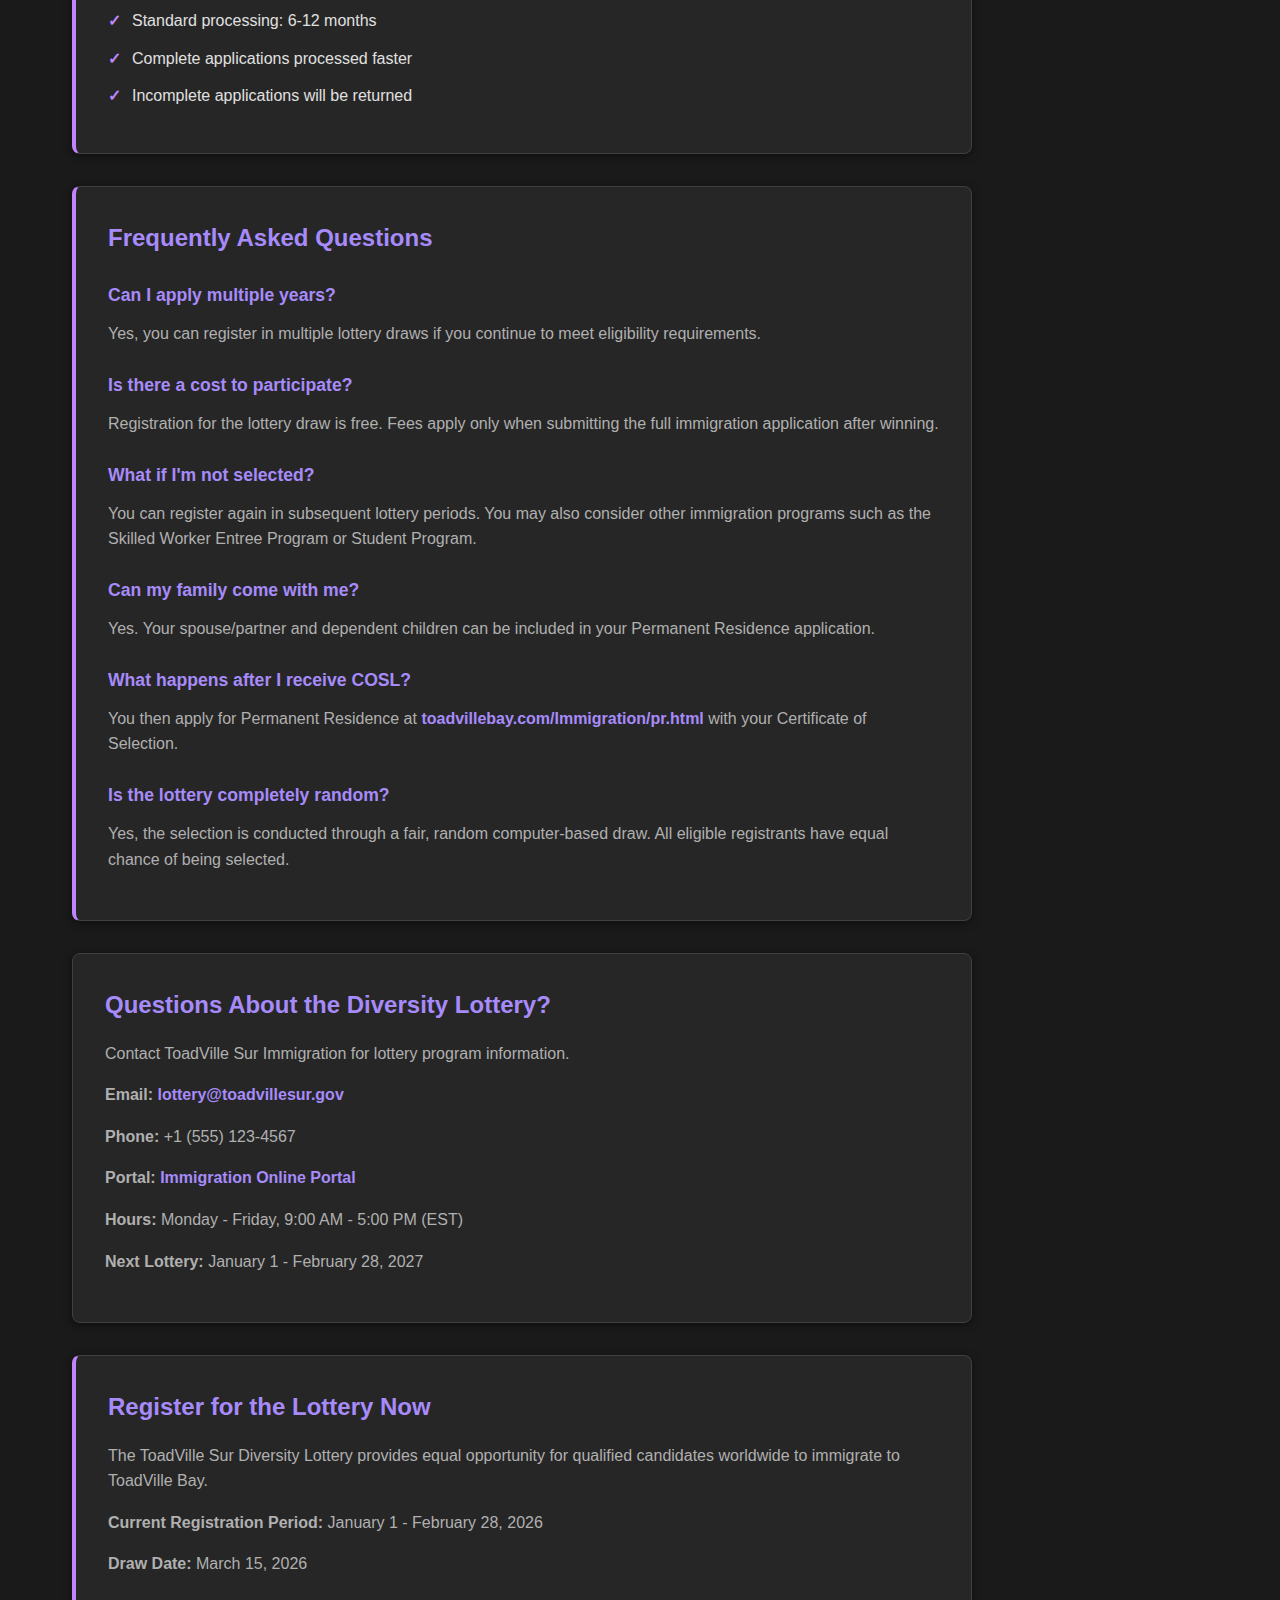
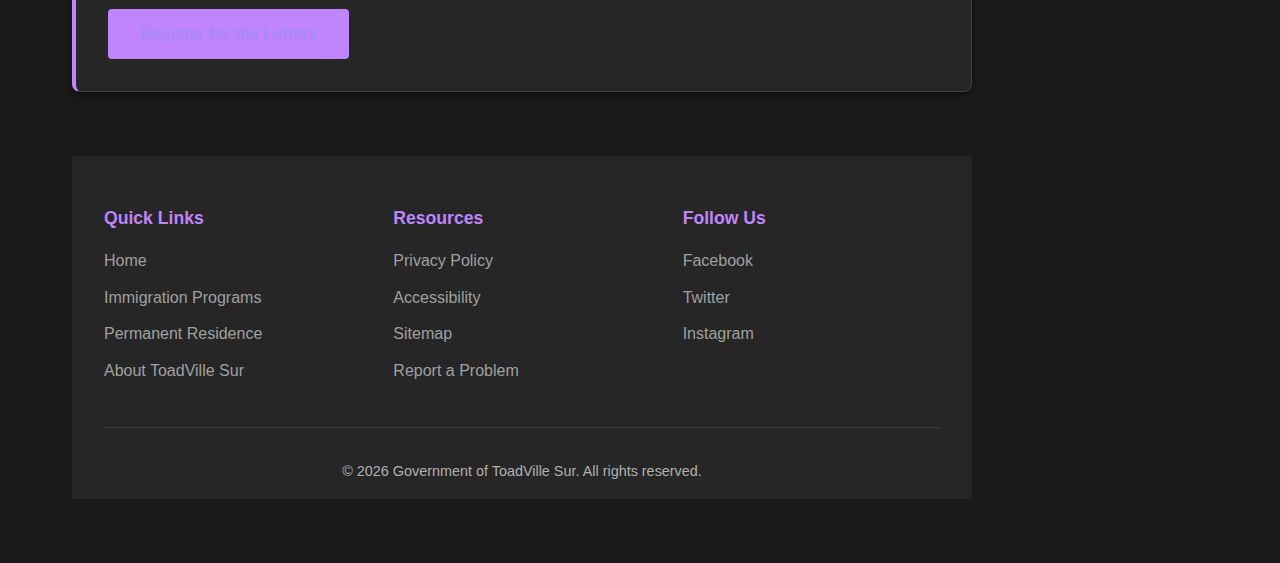
<file: Immigration/lottery.html>
<!DOCTYPE html>
<html lang="en">
<head>
    <meta charset="UTF-8">
    <meta name="viewport" content="width=device-width, initial-scale=1.0">
    <title>ToadVille Sur Diversity Lottery Program</title>
    <meta name="description" content="ToadVille Sur Diversity Lottery Program - Equal opportunity immigration selection for qualified candidates from underrepresented regions.">
    <link rel="icon" href="../Images and Videos/ToadVille Sur COA.png" type="image/png">
    <link rel="stylesheet" href="../styles.css">
</head>
<body>
    <!-- Header -->
    <header class="header">
        <div class="header-content">
            <div class="logo">
                <a href="../index.html" style="display: flex; align-items: center; gap: 1.5rem; text-decoration: none; color: white;">
                    <img src="../Images and Videos/ToadVille Sur COA.png" alt="ToadVille Sur Logo" class="logo-image">
                    <div class="logo-text">
                        <h1>Government of ToadVille Sur</h1>
                    </div>
                </a>
            </div>
        </div>
    </header>

    <nav class="breadcrumb">
        <div class="breadcrumb-content">
            <a href="../index.html">Home</a>
            <span>/</span>
            <a href="immigration.html">Immigration</a>
            <span>/</span>
            <span>Diversity Lottery Program</span>
        </div>
    </nav>

    <!-- Main Content -->
    <main class="main-content">
        <section class="page-section">
            <h1>ToadVille Sur Diversity Lottery Program</h1>
            <p class="section-intro">The Diversity Lottery Program provides equal opportunity immigration selection for qualified candidates from regions underrepresented in ToadVille Sur's immigration. This program promotes diversity and inclusion in our province.</p>

            <!-- Program Overview -->
            <div class="content-card" id="overview">
                <h2>Program Overview</h2>
                <p>ToadVille Sur believes in welcoming diverse talents from around the world. The Diversity Lottery Program randomly selects qualified candidates from participating regions who meet basic eligibility requirements. This provides an equal opportunity for people from all walks of life to immigrate to ToadVille Bay.</p>
                <h3>Key Features:</h3>
                <ul>
                    <li>Equal opportunity lottery selection process</li>
                    <li>Open to candidates from designated regions</li>
                    <li>Basic eligibility requirements only</li>
                    <li>Random selection ensures fairness</li>
                    <li>Winners receive Certificate of Selection (COSL)</li>
                    <li>Pathway to Permanent Residence in ToadVille Bay</li>
                </ul>
            </div>

            <!-- Eligibility Requirements -->
            <div class="content-card" id="eligibility">
                <h2>Basic Eligibility Requirements</h2>
                <p>To participate in the ToadVille Sur Diversity Lottery, you must meet these minimum requirements:</p>
                <h3>Age & Status:</h3>
                <ul>
                    <li>Minimum 21 years old at time of application</li>
                    <li>Valid citizen of eligible country</li>
                    <li>Physically able to travel to ToadVille Bay</li>
                </ul>
                <h3>Education:</h3>
                <ul>
                    <li>Completed secondary education (high school diploma or equivalent)</li>
                    <li>No university degree required</li>
                </ul>
                <h3>Health & Character:</h3>
                <ul>
                    <li>No communicable diseases of public health significance</li>
                    <li>No criminal record</li>
                    <li>Police clearance certificate</li>
                </ul>
                <h3>Language (Basic):</h3>
                <ul>
                    <li>CLB 4 or higher English proficiency desired</li>
                    <li>Language test scores preferred but not required initially</li>
                </ul>
                <h3>Financial:</h3>
                <ul>
                    <li>Ability to support self upon settlement in ToadVille Bay</li>
                    <li>No specific amount required - assessed within application process</li>
                </ul>
            </div>

            <!-- Eligible Regions -->
            <div class="content-card" id="regions">
                <h2>Eligible Regions for 2026</h2>
                <p>The Diversity Lottery targets candidates from the following regions where ToadVille Sur is seeking to increase immigration diversity:</p>
                <h3>Africa</h3>
                <ul>
                    <li>All African nations except South Africa</li>
                    <li>Quotas adjusted annually</li>
                </ul>
                <h3>South Asia</h3>
                <ul>
                    <li>Bangladesh, Nepal, Pakistan, Sri Lanka</li>
                    <li>Limited spots from India</li>
                </ul>
                <h3>Southeast Asia</h3>
                <ul>
                    <li>Vietnam, Thailand, Philippines, Indonesia</li>
                    <li>Cambodia, Laos, Myanmar</li>
                </ul>
                <h3>Eastern Europe</h3>
                <ul>
                    <li>Ukraine, Belarus, Moldova</li>
                    <li>Selected Central European nations</li>
                </ul>
                <h3>Latin America</h3>
                <ul>
                    <li>Selected countries in Central and South America</li>
                    <li>Subject to annual quota adjustments</li>
                </ul>
                <p><em>Eligible regions are updated annually. Check the ToadVille Sur Immigration Portal for current eligible regions for this year's lottery.</em></p>
            </div>

            <!-- Lottery Process -->
            <div class="content-card" id="process">
                <h2>Lottery Process</h2>
                <h3>Step 1: Create Profile (Registration Period)</h3>
                <ul>
                    <li>Register on ToadVille Sur Immigration Portal</li>
                    <li>Complete basic eligibility questionnaire</li>
                    <li>Register during specified lottery period (annual)</li>
                    <li>Upload required documents</li>
                </ul>
                <h3>Step 2: Lottery Draw</h3>
                <ul>
                    <li>Random computer selection of eligible candidates</li>
                    <li>Selection made from registered participants</li>
                    <li>Draw conducted publicly and transparently</li>
                    <li>Results announced on official date</li>
                </ul>
                <h3>Step 3: Notification & Invitation</h3>
                <ul>
                    <li>Selected candidates notified via email and portal</li>
                    <li>Official invitation letter sent</li>
                    <li>Deadline provided to respond to invitation</li>
                </ul>
                <h3>Step 4: Complete Full Application</h3>
                <ul>
                    <li>Prepare comprehensive immigration application</li>
                    <li>Submit medical examination results</li>
                    <li>Obtain police clearance certificate</li>
                    <li>Demonstrate language proficiency if required</li>
                </ul>
                <h3>Step 5: Final Review & Selection</h3>
                <ul>
                    <li>Full application reviewed by immigration officer</li>
                    <li>Background and security checks completed</li>
                    <li>Certificate of Selection (COSL) issued upon approval</li>
                </ul>
            </div>

            <!-- Timeline -->
            <div class="content-card" id="timeline">
                <h2>Lottery Timeline</h2>
                <h3>Annual Lottery Schedule:</h3>
                <ul>
                    <li><strong>January 1 - February 28:</strong> Registration period for lottery</li>
                    <li><strong>March 15:</strong> Lottery draw date</li>
                    <li><strong>March 16:</strong> Results announced and winners notified</li>
                    <li><strong>April 1 - May 31:</strong> Deadline to complete full application</li>
                    <li><strong>June - August:</strong> Application processing period</li>
                    <li><strong>September:</strong> COSL issued to approved candidates</li>
                </ul>
                <p><em>Timeline subject to change. Check Immigration Portal for most current information.</em></p>
            </div>

            <!-- After Selection -->
            <div class="content-card" id="after-selection">
                <h2>After Winning the Lottery - Permanent Residence</h2>
                <p>Once you receive your Certificate of Selection (COSL) from the Diversity Lottery, you can apply for Permanent Residence in ToadVille Bay.</p>
                <h3>Next Steps:</h3>
                <ul>
                    <li>Review Permanent Residence application requirements</li>
                    <li>Gather all required documents</li>
                    <li>Prepare proof of financial support</li>
                    <li>Complete medical examination if required</li>
                    <li>Submit PR application</li>
                </ul>
                <p><strong>Learn more:</strong> <a href="pr.html">Permanent Residence Application Process</a></p>
                <h3>Processing Time for PR Application:</h3>
                <ul>
                    <li>Standard processing: 6-12 months</li>
                    <li>Complete applications processed faster</li>
                    <li>Incomplete applications will be returned</li>
                </ul>
            </div>

            <!-- FAQs -->
            <div class="content-card" id="faqs">
                <h2>Frequently Asked Questions</h2>
                <h3>Can I apply multiple years?</h3>
                <p>Yes, you can register in multiple lottery draws if you continue to meet eligibility requirements.</p>
                <h3>Is there a cost to participate?</h3>
                <p>Registration for the lottery draw is free. Fees apply only when submitting the full immigration application after winning.</p>
                <h3>What if I'm not selected?</h3>
                <p>You can register again in subsequent lottery periods. You may also consider other immigration programs such as the Skilled Worker Entree Program or Student Program.</p>
                <h3>Can my family come with me?</h3>
                <p>Yes. Your spouse/partner and dependent children can be included in your Permanent Residence application.</p>
                <h3>What happens after I receive COSL?</h3>
                <p>You then apply for Permanent Residence at <a href="pr.html">toadvillebay.com/Immigration/pr.html</a> with your Certificate of Selection.</p>
                <h3>Is the lottery completely random?</h3>
                <p>Yes, the selection is conducted through a fair, random computer-based draw. All eligible registrants have equal chance of being selected.</p>
            </div>

            <!-- Contact Information -->
            <div class="content-card contact-section">
                <h2>Questions About the Diversity Lottery?</h2>
                <p>Contact ToadVille Sur Immigration for lottery program information.</p>
                <p><strong>Email:</strong> <a href="mailto:lottery@toadvillesur.gov">lottery@toadvillesur.gov</a></p>
                <p><strong>Phone:</strong> +1 (555) 123-4567</p>
                <p><strong>Portal:</strong> <a href="https://toadvillebay.com/Immigration/portal" target="_blank">Immigration Online Portal</a></p>
                <p><strong>Hours:</strong> Monday - Friday, 9:00 AM - 5:00 PM (EST)</p>
                <p><strong>Next Lottery:</strong> January 1 - February 28, 2027</p>
            </div>

            <!-- Apply Now / Register -->
            <div class="content-card" id="apply">
                <h2>Register for the Lottery Now</h2>
                <p>The ToadVille Sur Diversity Lottery provides equal opportunity for qualified candidates worldwide to immigrate to ToadVille Bay.</p>
                <p><strong>Current Registration Period:</strong> January 1 - February 28, 2026</p>
                <p><strong>Draw Date:</strong> March 15, 2026</p>
                <a href="https://toadvillebay.com/apply/lottery" class="btn btn-accent">Register for the Lottery</a>
            </div>

            <!-- Footer -->
    <footer class="footer">
        <div class="footer-content">
            <div class="footer-section">
                <h4>Quick Links</h4>
                <ul>
                    <li><a href="../index.html">Home</a></li>
                    <li><a href="immigration.html">Immigration Programs</a></li>
                    <li><a href="pr.html">Permanent Residence</a></li>
                    <li><a href="#">About ToadVille Sur</a></li>
                </ul>
            </div>
            <div class="footer-section">
                <h4>Resources</h4>
                <ul>
                    <li><a href="#">Privacy Policy</a></li>
                    <li><a href="#">Accessibility</a></li>
                    <li><a href="#">Sitemap</a></li>
                    <li><a href="#">Report a Problem</a></li>
                </ul>
            </div>
            <div class="footer-section">
                <h4>Follow Us</h4>
                <ul>
                    <li><a href="#">Facebook</a></li>
                    <li><a href="#">Twitter</a></li>
                    <li><a href="#">Instagram</a></li>
                </ul>
            </div>
        </div>
        <div class="footer-bottom">
            <p>&copy; <span id="current-year">2026</span> Government of ToadVille Sur. All rights reserved.</p>
        </div>
    </footer>

    <script>
        document.getElementById('current-year').textContent = new Date().getFullYear();
    </script>
</body>
</html>
</file>
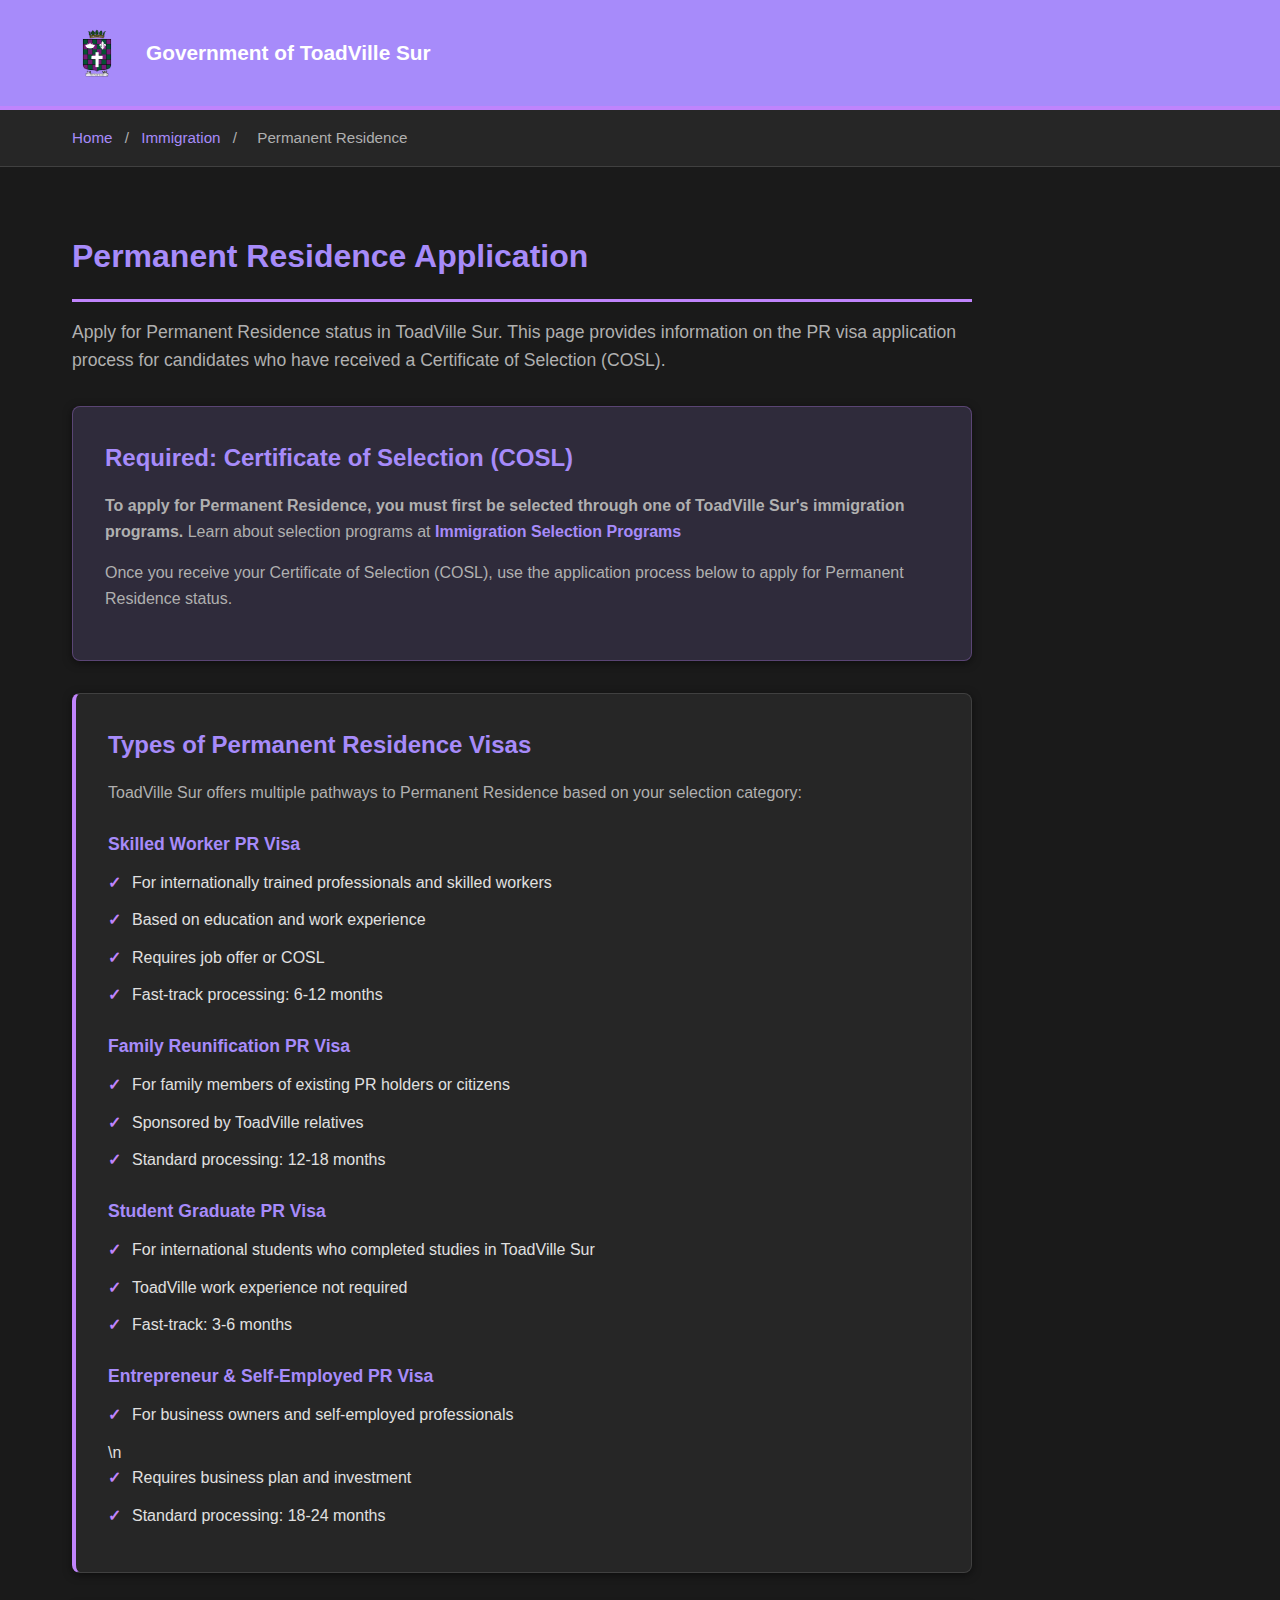
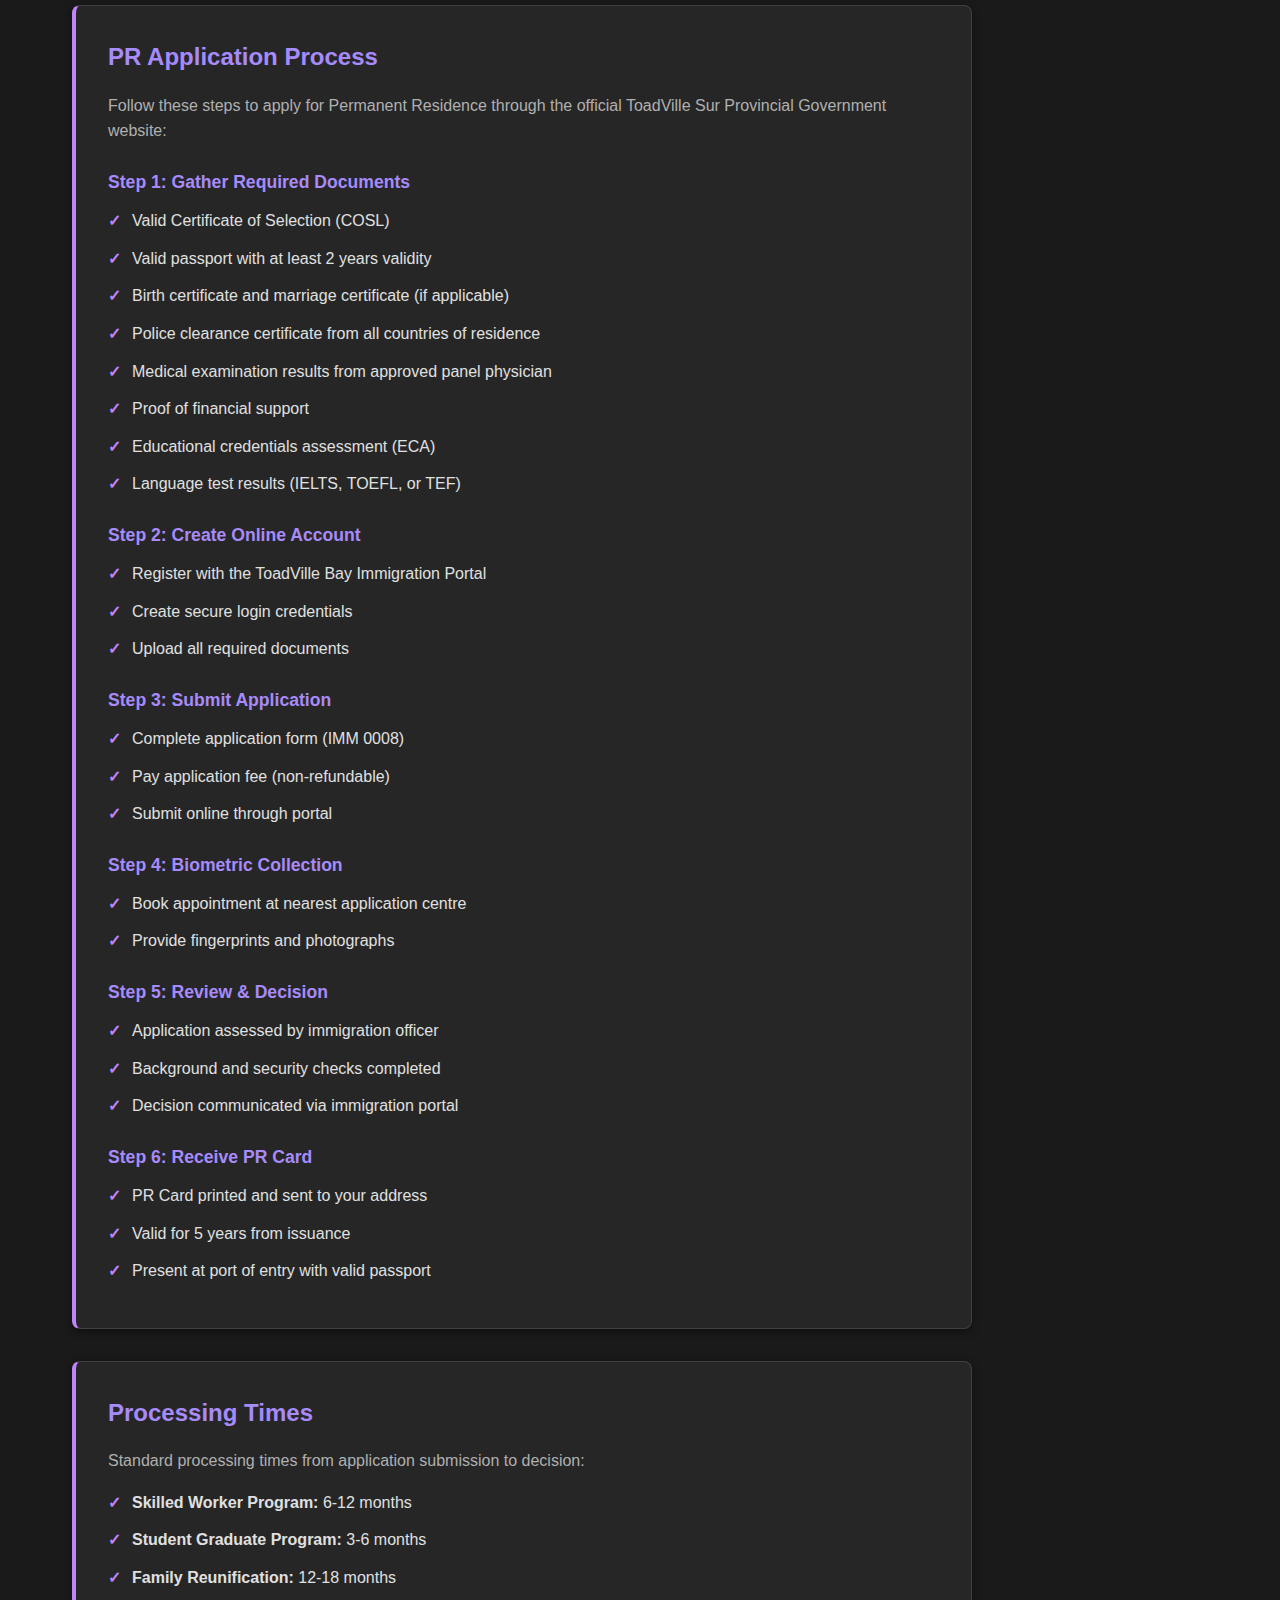
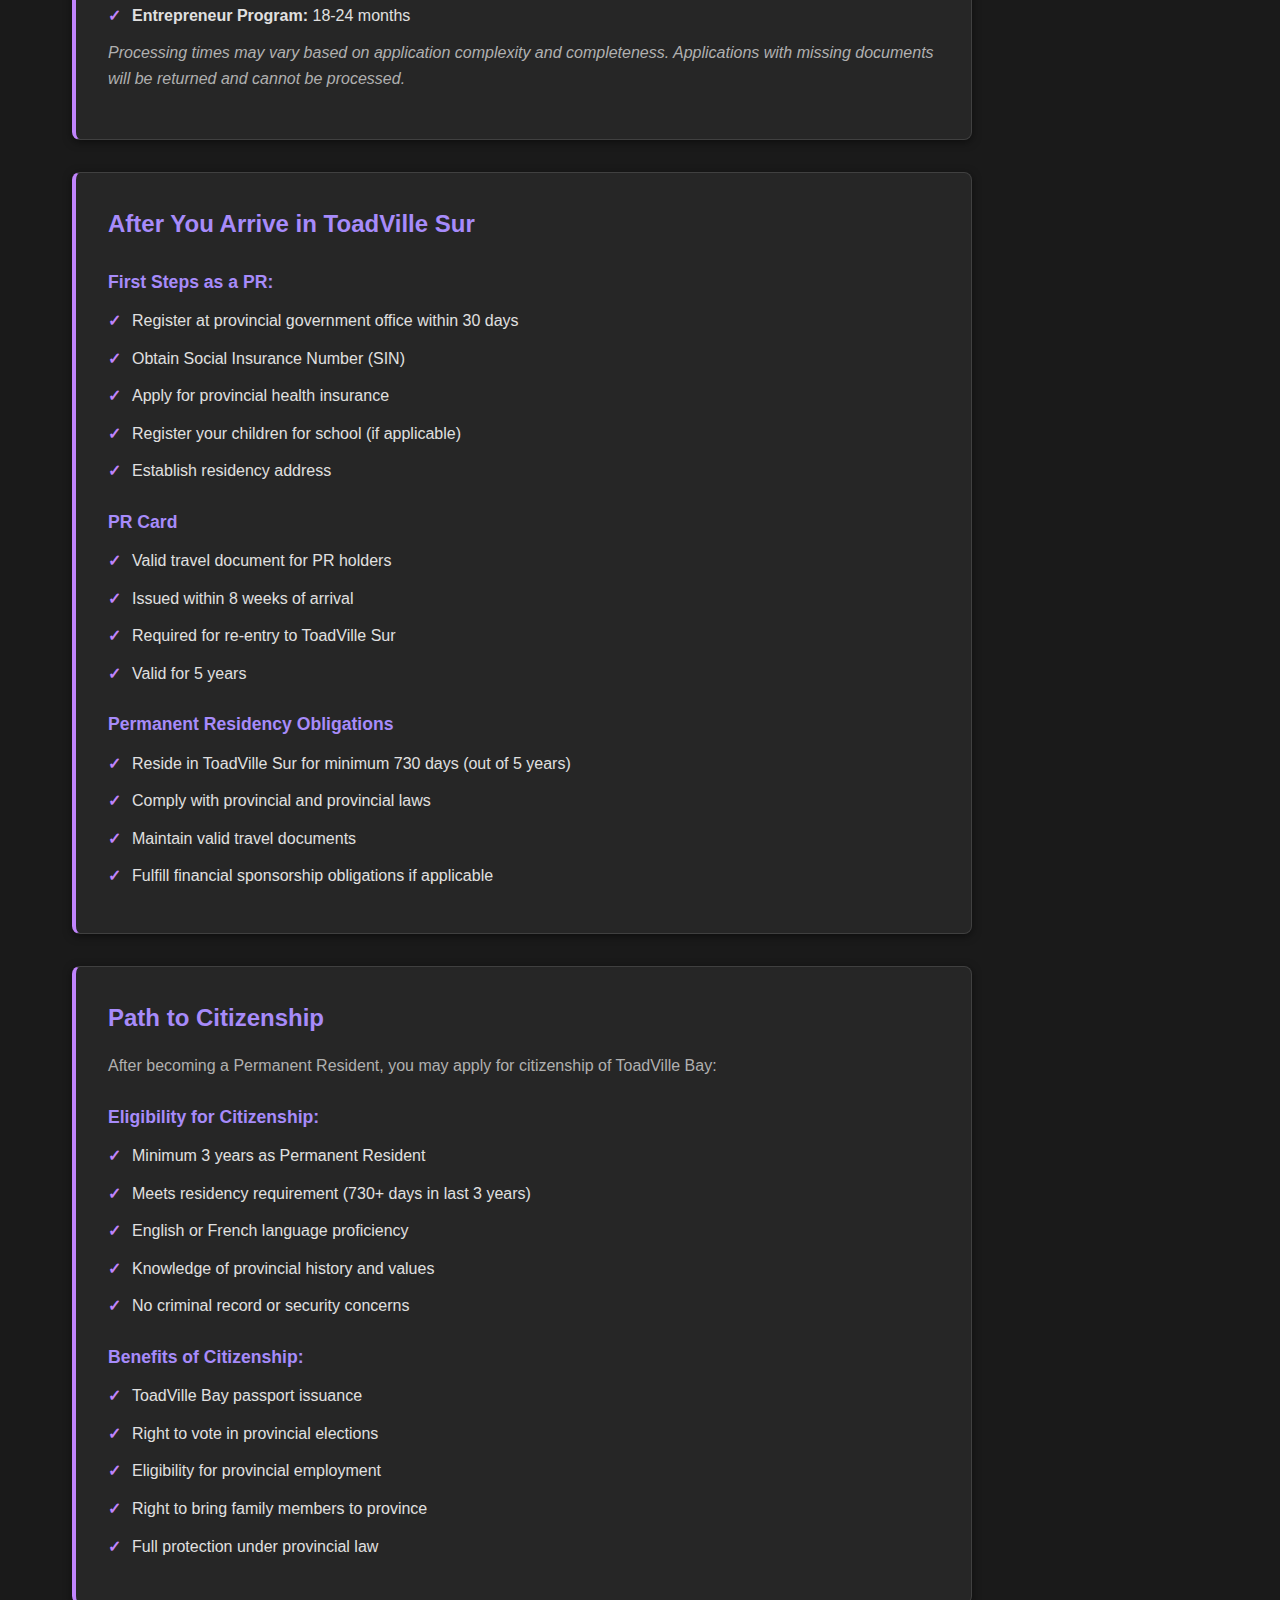
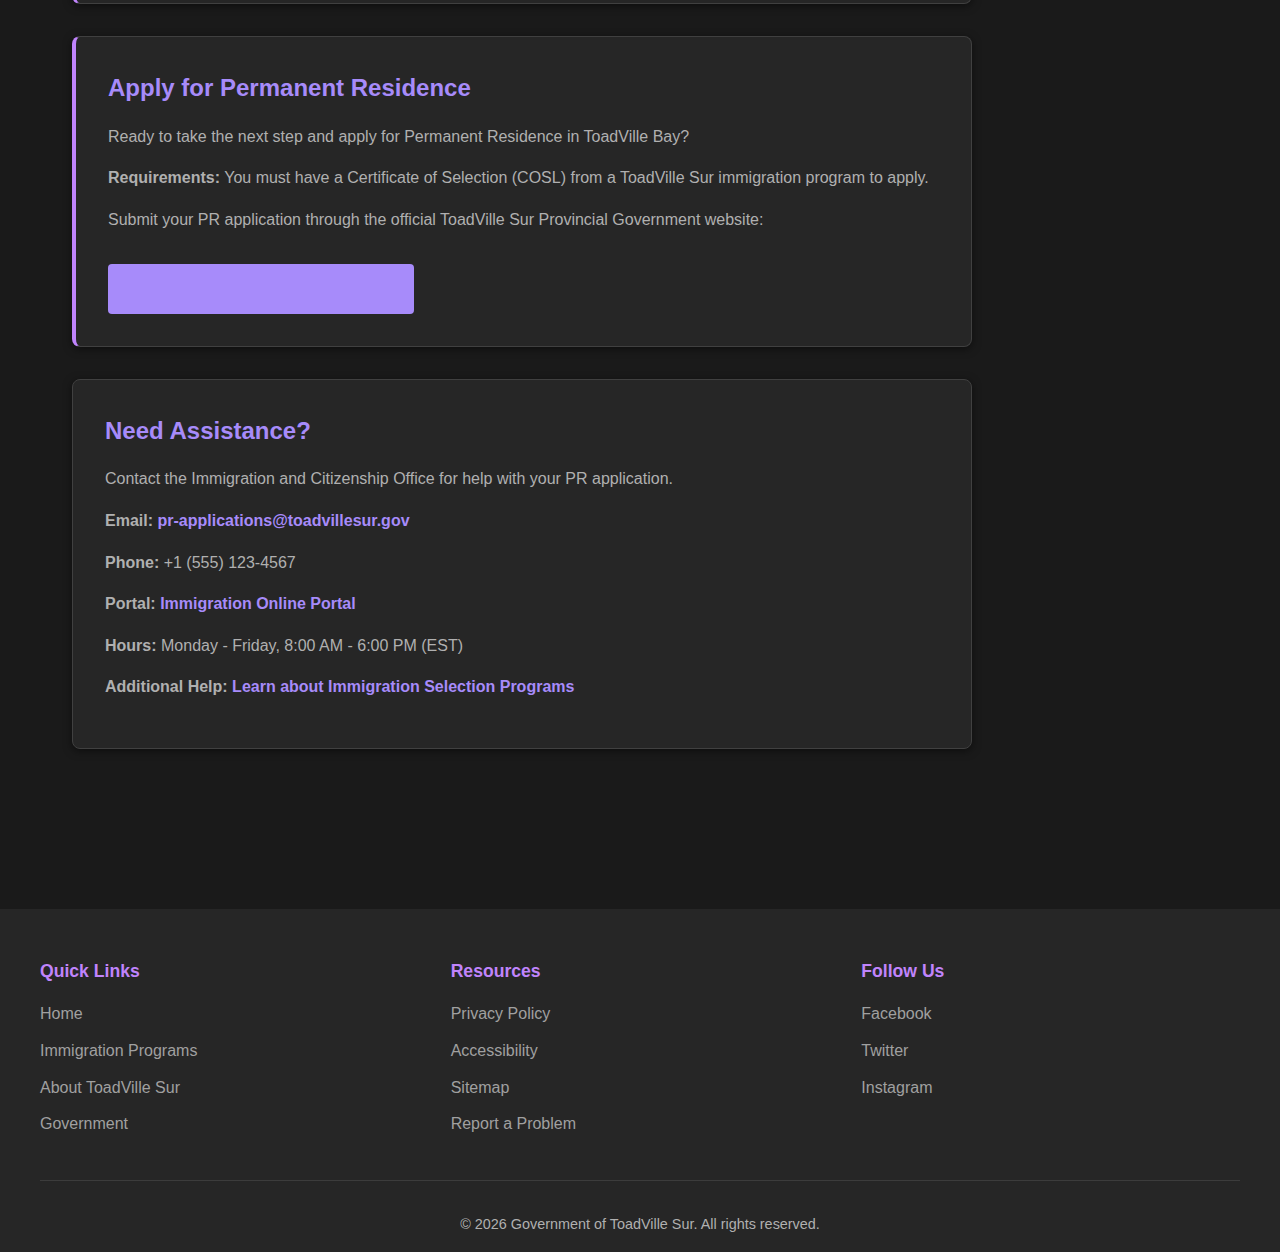
<file: Immigration/pr.html>
<!DOCTYPE html>
<html lang="en">
<head>
    <meta charset="UTF-8">
    <meta name="viewport" content="width=device-width, initial-scale=1.0">
    <title>Permanent Residence - Government of ToadVille Sur</title>
    <meta name="description" content="Apply for Permanent Residence in ToadVille Sur. Information on PR visas, applications, and the path to citizenship.">
    <link rel="icon" href="../Images and Videos/ToadVille Sur COA.png" type="image/png">
    <link rel="stylesheet" href="../styles.css">
</head>
<body>
    <!-- Header -->
    <header class="header">
        <div class="header-content">
            <div class="logo">
                <a href="../index.html" style="display: flex; align-items: center; gap: 1.5rem; text-decoration: none; color: white;">
                    <img src="../Images and Videos/ToadVille Sur COA.png" alt="ToadVille Sur Logo" class="logo-image">
                    <div class="logo-text">
                        <h1>Government of ToadVille Sur</h1>
                    </div>
                </a>
            </div>
        </div>
    </header>

    <nav class="breadcrumb">
        <div class="breadcrumb-content">
            <a href="../index.html">Home</a>
            <span>/</span>
            <a href="immigration.html">Immigration</a>
            <span>/</span>
            <span>Permanent Residence</span>
        </div>
    </nav>

    <!-- Main Content -->
    <main class="main-content">
        <section class="page-section">
            <h1>Permanent Residence Application</h1>
            <p class="section-intro">Apply for Permanent Residence status in ToadVille Sur. This page provides information on the PR visa application process for candidates who have received a Certificate of Selection (COSL).</p>

            <!-- Important Notice -->
            <div class="content-card notice-card">
                <h2>Required: Certificate of Selection (COSL)</h2>
                <p><strong>To apply for Permanent Residence, you must first be selected through one of ToadVille Sur's immigration programs.</strong> Learn about selection programs at <a href="immigration.html">Immigration Selection Programs</a></p>
                <p>Once you receive your Certificate of Selection (COSL), use the application process below to apply for Permanent Residence status.</p>
            </div>

            <!-- Permanent Residence Visas -->
            <div class="content-card" id="pr-visas">
                <h2>Types of Permanent Residence Visas</h2>
                <p>ToadVille Sur offers multiple pathways to Permanent Residence based on your selection category:</p>
                <h3>Skilled Worker PR Visa</h3>
                <ul>
                    <li>For internationally trained professionals and skilled workers</li>
                    <li>Based on education and work experience</li>
                    <li>Requires job offer or COSL</li>
                    <li>Fast-track processing: 6-12 months</li>
                </ul>
                <h3>Family Reunification PR Visa</h3>
                <ul>
                    <li>For family members of existing PR holders or citizens</li>
                    <li>Sponsored by ToadVille relatives</li>
                    <li>Standard processing: 12-18 months</li>
                </ul>
                <h3>Student Graduate PR Visa</h3>
                <ul>
                    <li>For international students who completed studies in ToadVille Sur</li>
                    <li>ToadVille work experience not required</li>
                    <li>Fast-track: 3-6 months</li>
                </ul>
                <h3>Entrepreneur & Self-Employed PR Visa</h3>
                <ul>
                    <li>For business owners and self-employed professionals</li>\n                    <li>Requires business plan and investment</li>
                    <li>Standard processing: 18-24 months</li>
                </ul>
            </div>

            <!-- Application Process -->
            <div class="content-card" id="process">
                <h2>PR Application Process</h2>
                <p>Follow these steps to apply for Permanent Residence through the official ToadVille Sur Provincial Government website:</p>
                <h3>Step 1: Gather Required Documents</h3>
                <ul>
                    <li>Valid Certificate of Selection (COSL)</li>
                    <li>Valid passport with at least 2 years validity</li>
                    <li>Birth certificate and marriage certificate (if applicable)</li>
                    <li>Police clearance certificate from all countries of residence</li>
                    <li>Medical examination results from approved panel physician</li>
                    <li>Proof of financial support</li>
                    <li>Educational credentials assessment (ECA)</li>
                    <li>Language test results (IELTS, TOEFL, or TEF)</li>
                </ul>
                <h3>Step 2: Create Online Account</h3>
                <ul>
                    <li>Register with the ToadVille Bay Immigration Portal</li>
                    <li>Create secure login credentials</li>
                    <li>Upload all required documents</li>
                </ul>
                <h3>Step 3: Submit Application</h3>
                <ul>
                    <li>Complete application form (IMM 0008)</li>
                    <li>Pay application fee (non-refundable)</li>
                    <li>Submit online through portal</li>
                </ul>
                <h3>Step 4: Biometric Collection</h3>
                <ul>
                    <li>Book appointment at nearest application centre</li>
                    <li>Provide fingerprints and photographs</li>
                </ul>
                <h3>Step 5: Review & Decision</h3>
                <ul>
                    <li>Application assessed by immigration officer</li>
                    <li>Background and security checks completed</li>
                    <li>Decision communicated via immigration portal</li>
                </ul>
                <h3>Step 6: Receive PR Card</h3>
                <ul>
                    <li>PR Card printed and sent to your address</li>
                    <li>Valid for 5 years from issuance</li>
                    <li>Present at port of entry with valid passport</li>
                </ul>
            </div>

            <!-- Processing Times -->
            <div class="content-card" id="processing-times">
                <h2>Processing Times</h2>
                <p>Standard processing times from application submission to decision:</p>
                <ul>
                    <li><strong>Skilled Worker Program:</strong> 6-12 months</li>
                    <li><strong>Student Graduate Program:</strong> 3-6 months</li>
                    <li><strong>Family Reunification:</strong> 12-18 months</li>
                    <li><strong>Entrepreneur Program:</strong> 18-24 months</li>
                </ul>
                <p><em>Processing times may vary based on application complexity and completeness. Applications with missing documents will be returned and cannot be processed.</em></p>
            </div>

            <!-- Post-Arrival Requirements -->
            <div class="content-card" id="post-arrival">
                <h2>After You Arrive in ToadVille Sur</h2>
                <h3>First Steps as a PR:</h3>
                <ul>
                    <li>Register at provincial government office within 30 days</li>
                    <li>Obtain Social Insurance Number (SIN)</li>
                    <li>Apply for provincial health insurance</li>
                    <li>Register your children for school (if applicable)</li>
                    <li>Establish residency address</li>
                </ul>
                <h3>PR Card</h3>
                <ul>
                    <li>Valid travel document for PR holders</li>
                    <li>Issued within 8 weeks of arrival</li>
                    <li>Required for re-entry to ToadVille Sur</li>
                    <li>Valid for 5 years</li>
                </ul>
                <h3>Permanent Residency Obligations</h3>
                <ul>
                    <li>Reside in ToadVille Sur for minimum 730 days (out of 5 years)</li>
                    <li>Comply with provincial and provincial laws</li>
                    <li>Maintain valid travel documents</li>
                    <li>Fulfill financial sponsorship obligations if applicable</li>
                </ul>
            </div>

            <!-- Path to Citizenship -->
            <div class="content-card" id="citizenship-path">
                <h2>Path to Citizenship</h2>
                <p>After becoming a Permanent Resident, you may apply for citizenship of ToadVille Bay:</p>
                <h3>Eligibility for Citizenship:</h3>
                <ul>
                    <li>Minimum 3 years as Permanent Resident</li>
                    <li>Meets residency requirement (730+ days in last 3 years)</li>
                    <li>English or French language proficiency</li>
                    <li>Knowledge of provincial history and values</li>
                    <li>No criminal record or security concerns</li>
                </ul>
                <h3>Benefits of Citizenship:</h3>
                <ul>
                    <li>ToadVille Bay passport issuance</li>
                    <li>Right to vote in provincial elections</li>
                    <li>Eligibility for provincial employment</li>
                    <li>Right to bring family members to province</li>
                    <li>Full protection under provincial law</li>
                </ul>
            </div>

            <!-- Apply for PR Card -->
            <div class="content-card" id="apply-pr">
                <h2>Apply for Permanent Residence</h2>
                <p>Ready to take the next step and apply for Permanent Residence in ToadVille Bay?</p>
                <p><strong>Requirements:</strong> You must have a Certificate of Selection (COSL) from a ToadVille Sur immigration program to apply.</p>
                <p>Submit your PR application through the official ToadVille Sur Provincial Government website:</p>
                <a href="https://toadvillebay.com/apply/permanent-residence" class="btn">Apply for Permanent Residence</a>
            </div>

            <!-- Contact Information -->
            <div class="content-card contact-section">
                <h2>Need Assistance?</h2>
                <p>Contact the Immigration and Citizenship Office for help with your PR application.</p>
                <p><strong>Email:</strong> <a href="mailto:pr-applications@toadvillesur.gov">pr-applications@toadvillesur.gov</a></p>
                <p><strong>Phone:</strong> +1 (555) 123-4567</p>
                <p><strong>Portal:</strong> <a href="https://toadvillebay.com/Immigration/portal" target="_blank">Immigration Online Portal</a></p>
                <p><strong>Hours:</strong> Monday - Friday, 8:00 AM - 6:00 PM (EST)</p>
                <p><strong>Additional Help:</strong> <a href="immigration.html">Learn about Immigration Selection Programs</a></p>
            </div>
        </section>
    </main>

    <!-- Footer -->
    <footer class="footer">
        <div class="footer-content">
            <div class="footer-section">
                <h4>Quick Links</h4>
                <ul>
                    <li><a href="../index.html">Home</a></li>
                    <li><a href="immigration.html">Immigration Programs</a></li>
                    <li><a href="#">About ToadVille Sur</a></li>
                    <li><a href="#">Government</a></li>
                </ul>
            </div>
            <div class="footer-section">
                <h4>Resources</h4>
                <ul>
                    <li><a href="#">Privacy Policy</a></li>
                    <li><a href="#">Accessibility</a></li>
                    <li><a href="#">Sitemap</a></li>
                    <li><a href="#">Report a Problem</a></li>
                </ul>
            </div>
            <div class="footer-section">
                <h4>Follow Us</h4>
                <ul>
                    <li><a href="#">Facebook</a></li>
                    <li><a href="#">Twitter</a></li>
                    <li><a href="#">Instagram</a></li>
                </ul>
            </div>
        </div>
        <div class="footer-bottom">
            <p>&copy; <span id="current-year">2026</span> Government of ToadVille Sur. All rights reserved.</p>
        </div>
    </footer>

    <script>
        document.getElementById('current-year').textContent = new Date().getFullYear();
    </script>
</body>
</html>
</file>
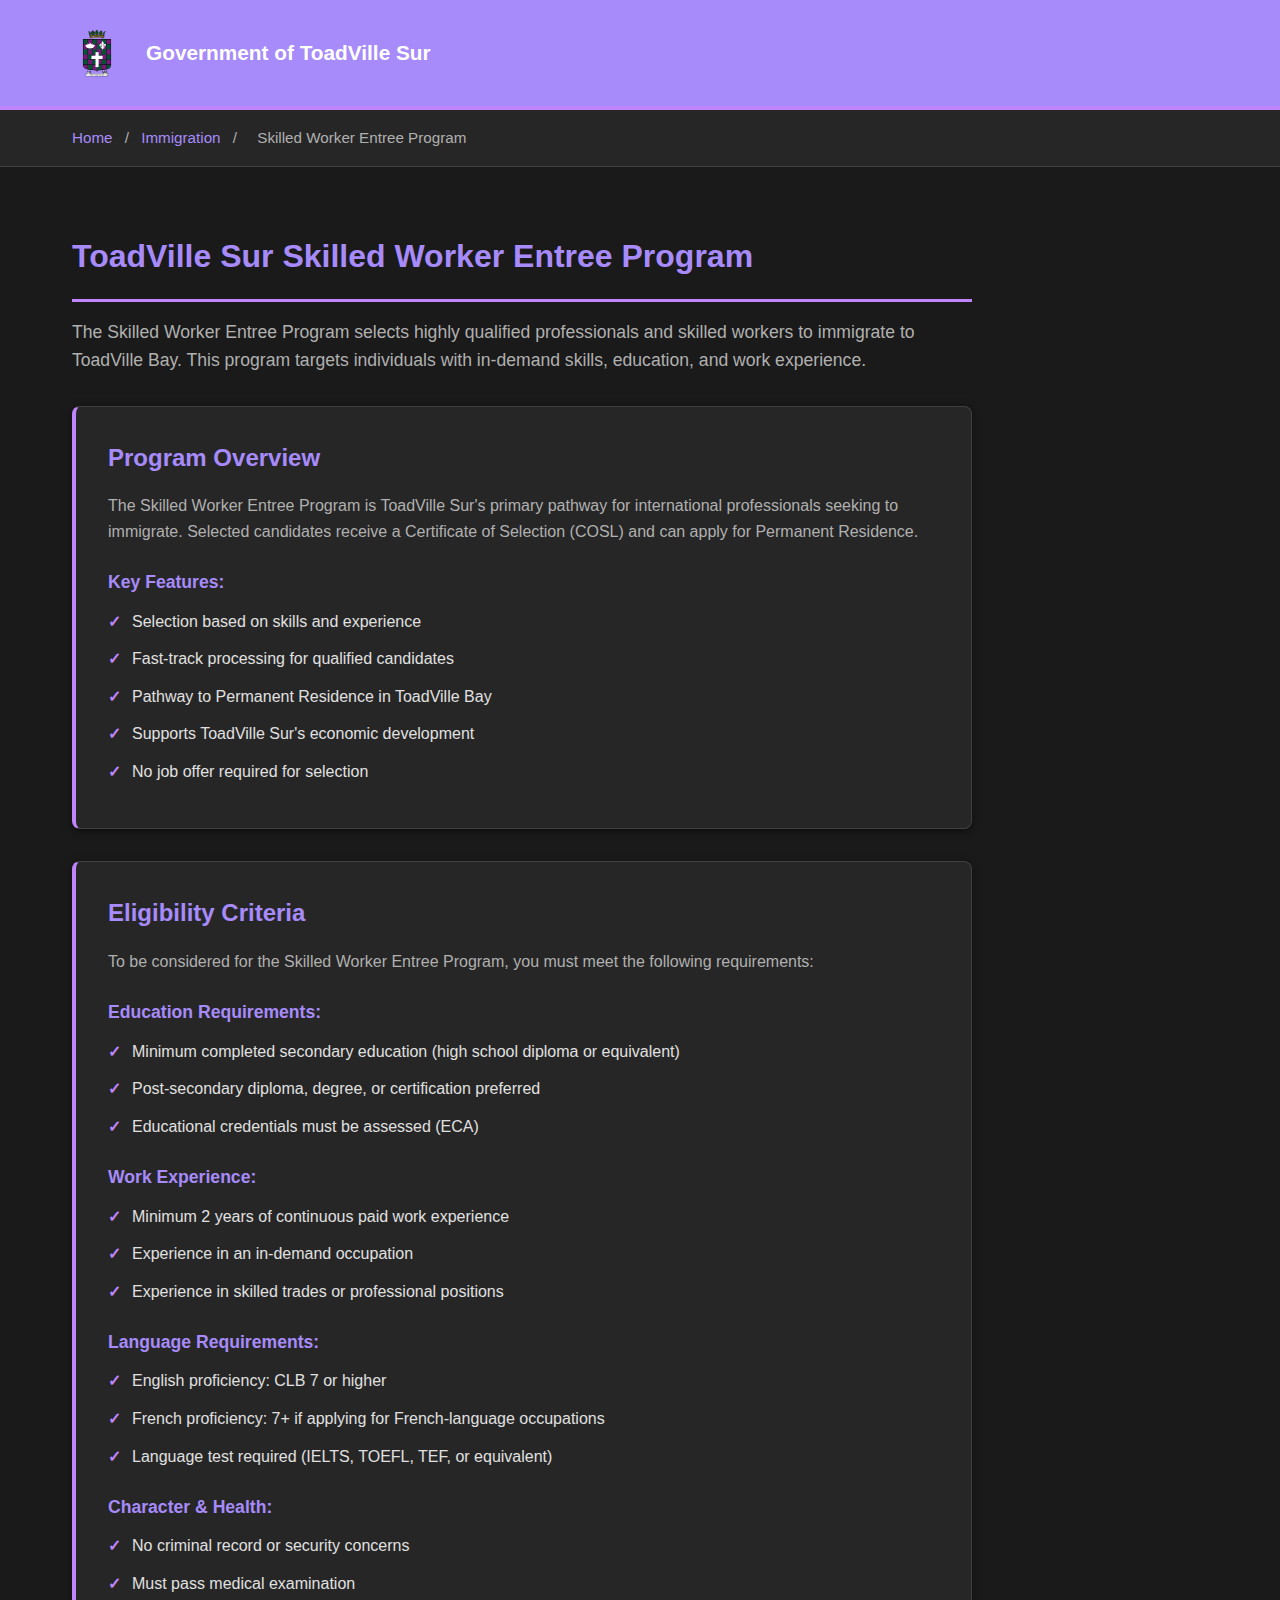
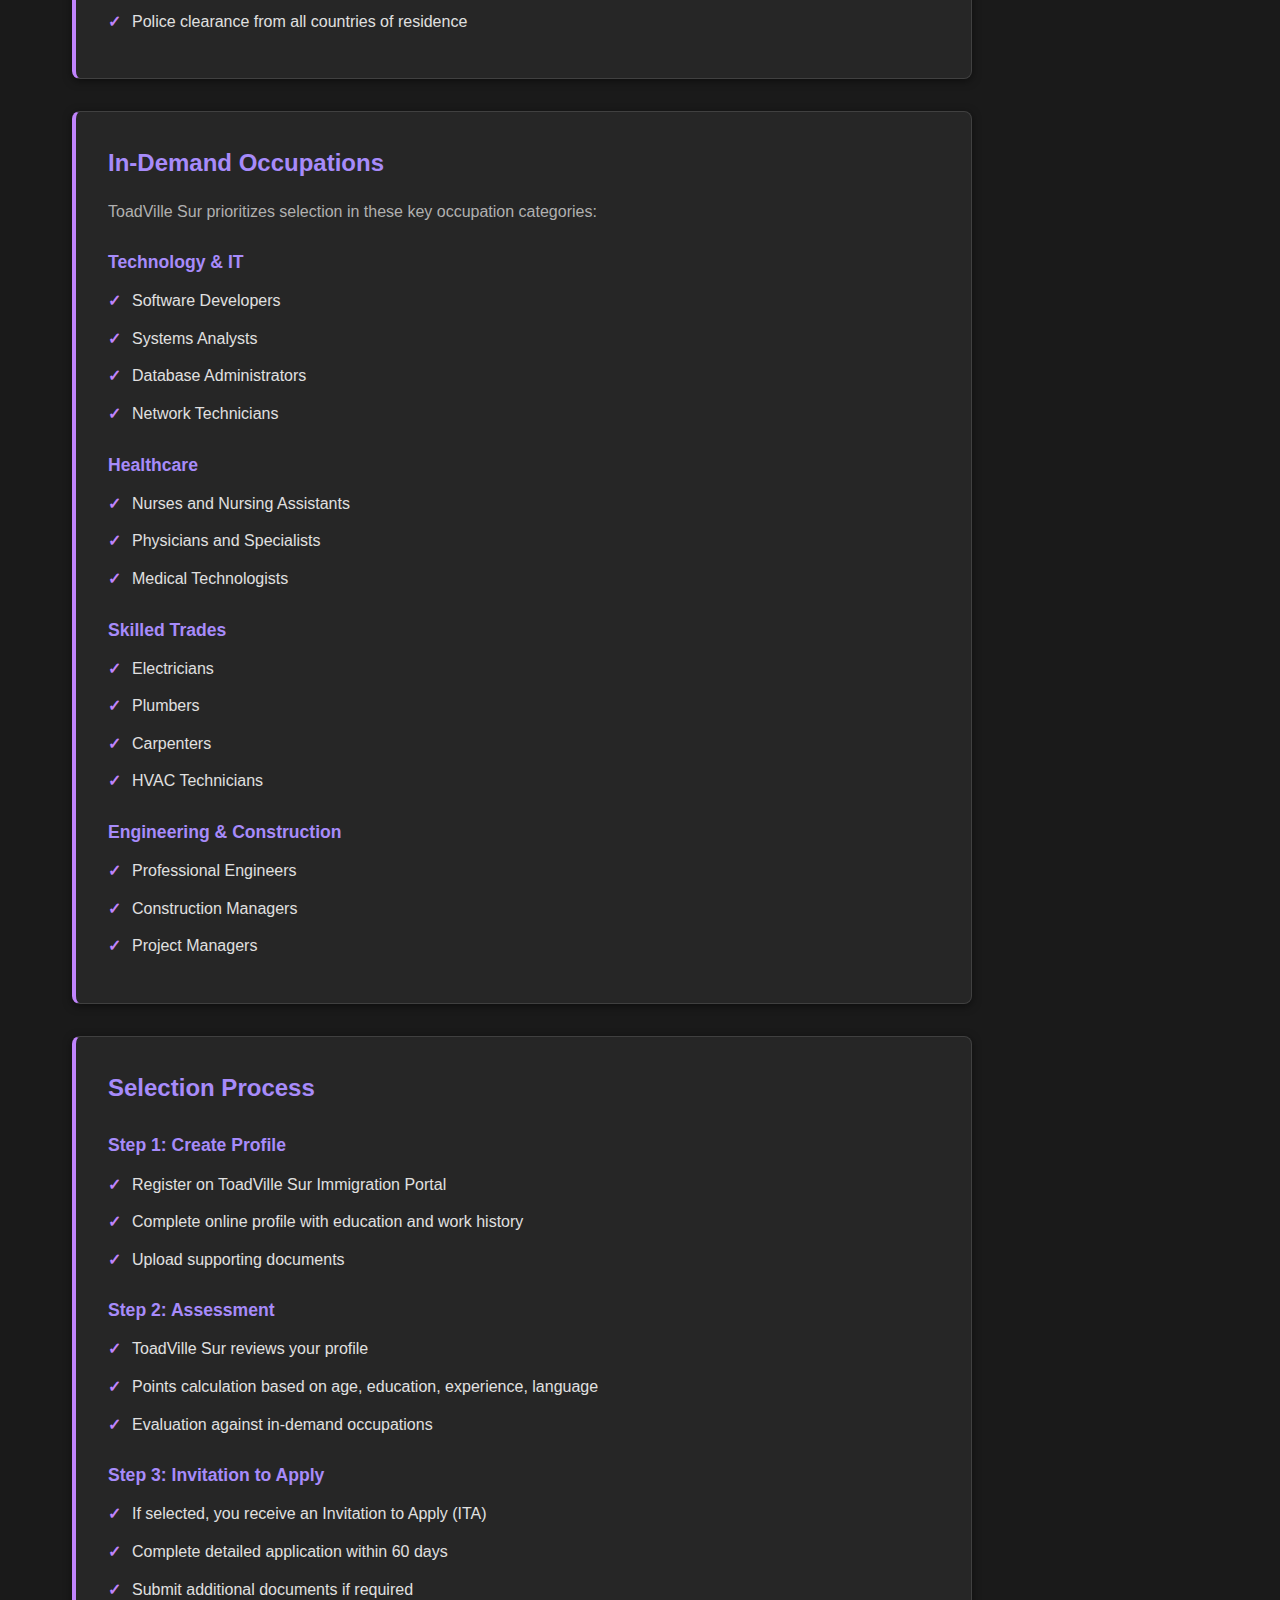
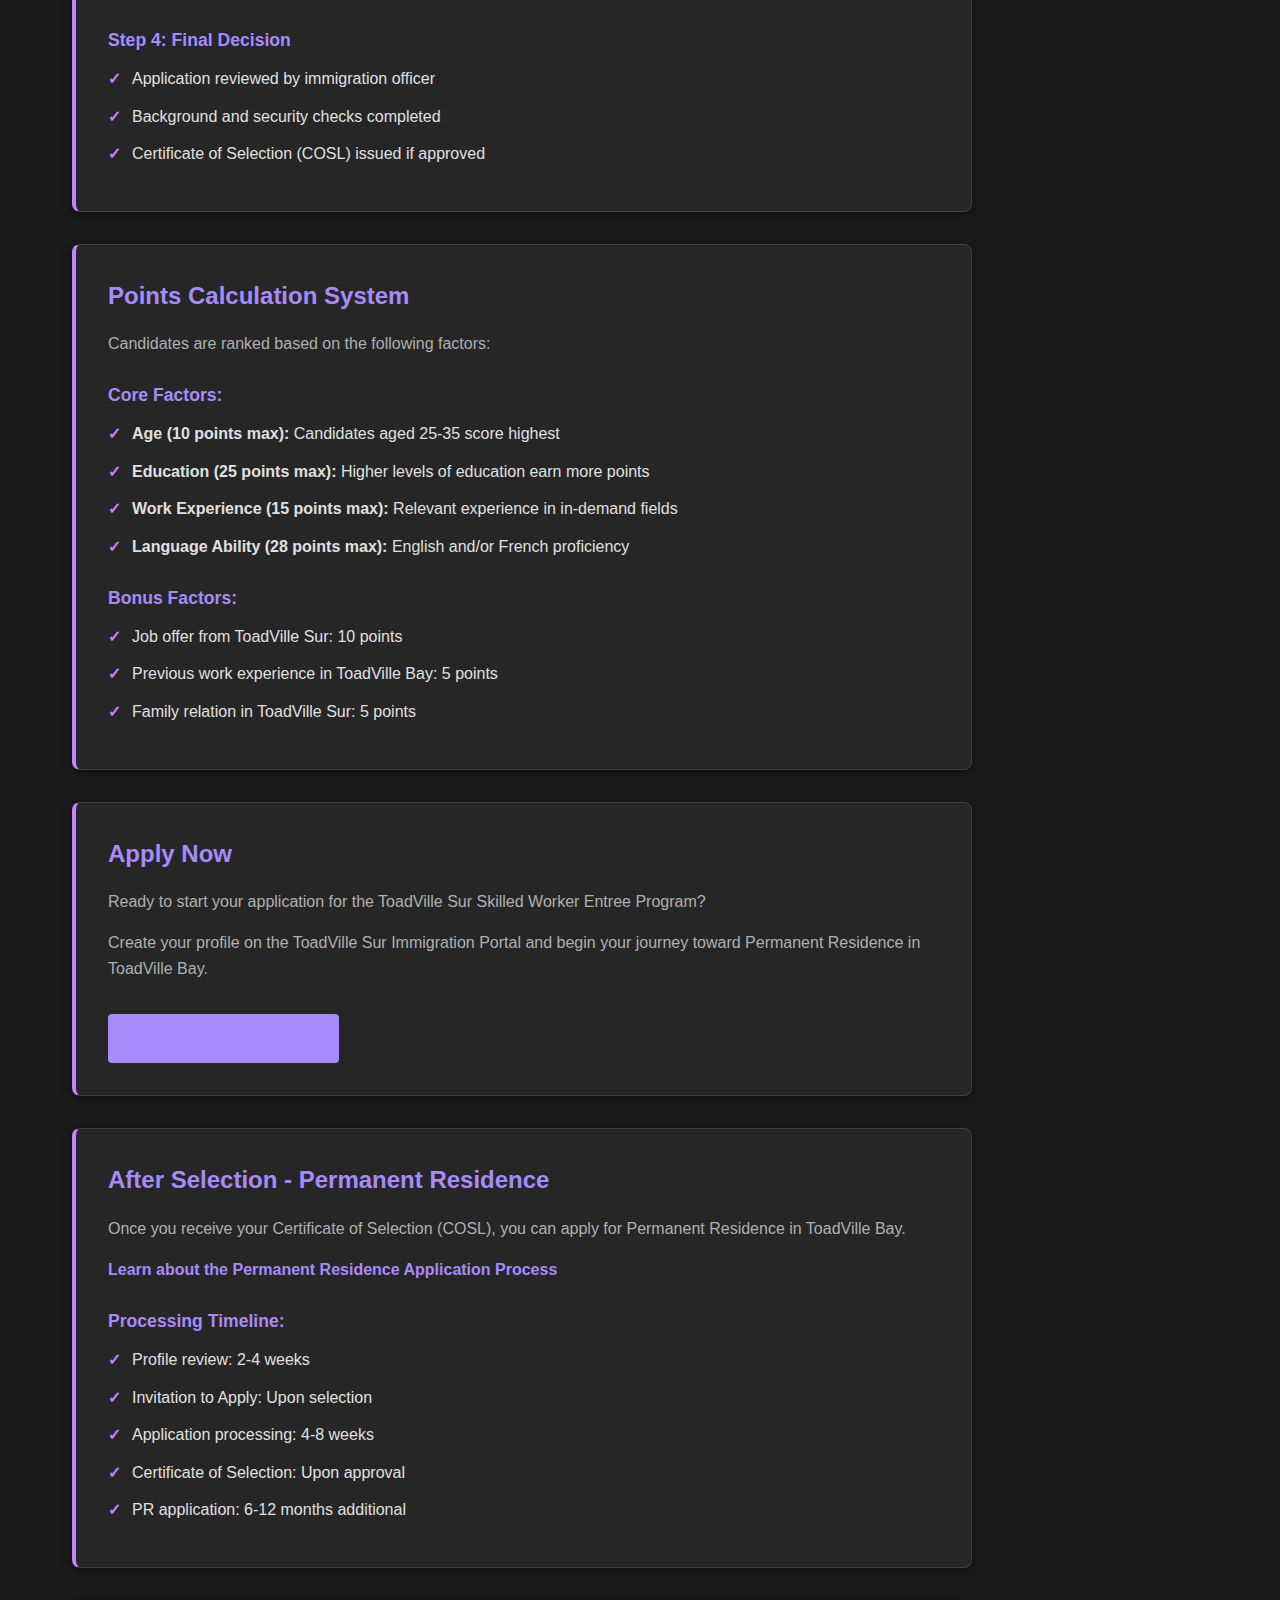
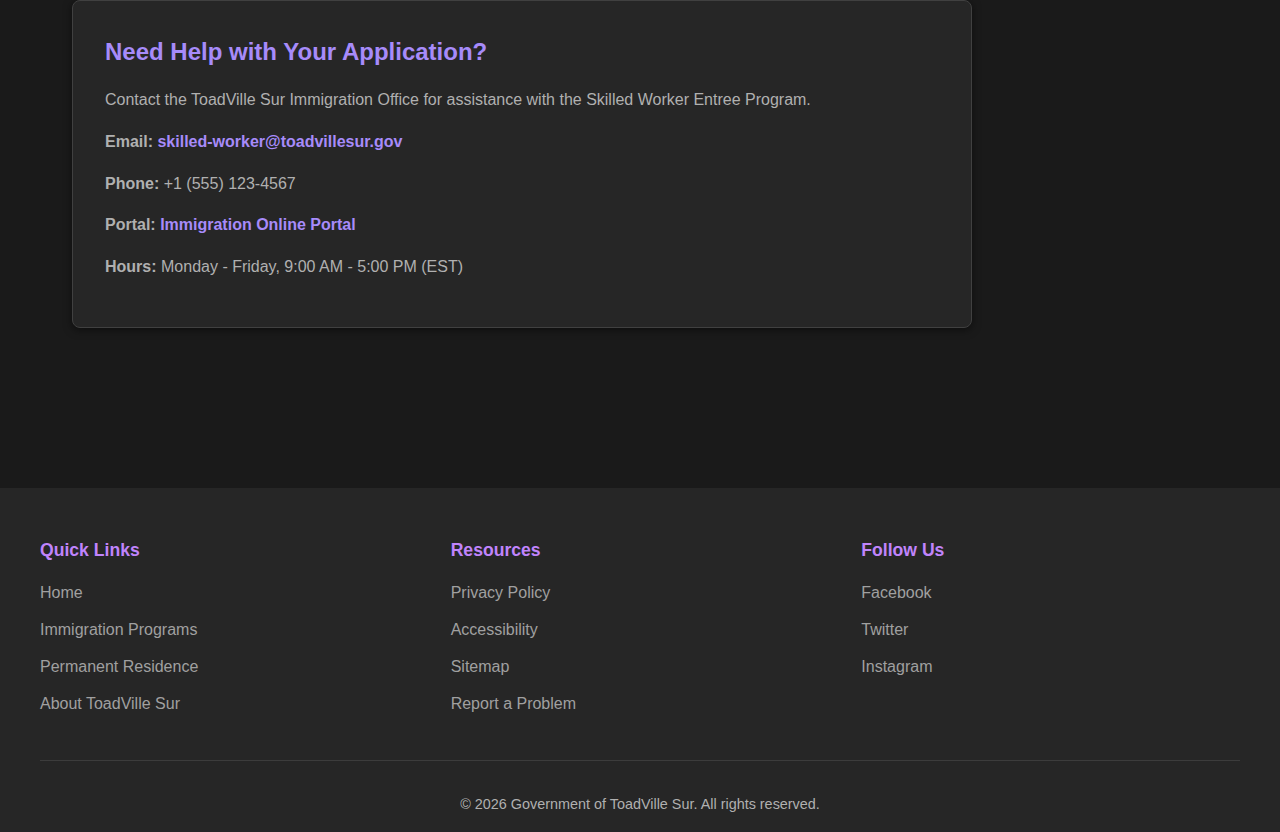
<file: Immigration/skilled-worker.html>
<!DOCTYPE html>
<html lang="en">
<head>
    <meta charset="UTF-8">
    <meta name="viewport" content="width=device-width, initial-scale=1.0">
    <title>ToadVille Sur Skilled Worker Entree Program</title>
    <meta name="description" content="ToadVille Sur Skilled Worker Entree Program - Select skilled professionals to immigrate to ToadVille Bay.">
    <link rel="icon" href="../Images and Videos/ToadVille Sur COA.png" type="image/png">
    <link rel="stylesheet" href="../styles.css">
</head>
<body>
    <!-- Header -->
    <header class="header">
        <div class="header-content">
            <div class="logo">
                <a href="../index.html" style="display: flex; align-items: center; gap: 1.5rem; text-decoration: none; color: white;">
                    <img src="../Images and Videos/ToadVille Sur COA.png" alt="ToadVille Sur Logo" class="logo-image">
                    <div class="logo-text">
                        <h1>Government of ToadVille Sur</h1>
                    </div>
                </a>
            </div>
        </div>
    </header>

    <nav class="breadcrumb">
        <div class="breadcrumb-content">
            <a href="../index.html">Home</a>
            <span>/</span>
            <a href="immigration.html">Immigration</a>
            <span>/</span>
            <span>Skilled Worker Entree Program</span>
        </div>
    </nav>

    <!-- Main Content -->
    <main class="main-content">
        <section class="page-section">
            <h1>ToadVille Sur Skilled Worker Entree Program</h1>
            <p class="section-intro">The Skilled Worker Entree Program selects highly qualified professionals and skilled workers to immigrate to ToadVille Bay. This program targets individuals with in-demand skills, education, and work experience.</p>

            <!-- Program Overview -->
            <div class="content-card" id="overview">
                <h2>Program Overview</h2>
                <p>The Skilled Worker Entree Program is ToadVille Sur's primary pathway for international professionals seeking to immigrate. Selected candidates receive a Certificate of Selection (COSL) and can apply for Permanent Residence.</p>
                <h3>Key Features:</h3>
                <ul>
                    <li>Selection based on skills and experience</li>
                    <li>Fast-track processing for qualified candidates</li>
                    <li>Pathway to Permanent Residence in ToadVille Bay</li>
                    <li>Supports ToadVille Sur's economic development</li>
                    <li>No job offer required for selection</li>
                </ul>
            </div>

            <!-- Eligibility Criteria -->
            <div class="content-card" id="eligibility">
                <h2>Eligibility Criteria</h2>
                <p>To be considered for the Skilled Worker Entree Program, you must meet the following requirements:</p>
                <h3>Education Requirements:</h3>
                <ul>
                    <li>Minimum completed secondary education (high school diploma or equivalent)</li>
                    <li>Post-secondary diploma, degree, or certification preferred</li>
                    <li>Educational credentials must be assessed (ECA)</li>
                </ul>
                <h3>Work Experience:</h3>
                <ul>
                    <li>Minimum 2 years of continuous paid work experience</li>
                    <li>Experience in an in-demand occupation</li>
                    <li>Experience in skilled trades or professional positions</li>
                </ul>
                <h3>Language Requirements:</h3>
                <ul>
                    <li>English proficiency: CLB 7 or higher</li>
                    <li>French proficiency: 7+ if applying for French-language occupations</li>
                    <li>Language test required (IELTS, TOEFL, TEF, or equivalent)</li>
                </ul>
                <h3>Character & Health:</h3>
                <ul>
                    <li>No criminal record or security concerns</li>
                    <li>Must pass medical examination</li>
                    <li>Police clearance from all countries of residence</li>
                </ul>
            </div>

            <!-- In-Demand Occupations -->
            <div class="content-card" id="occupations">
                <h2>In-Demand Occupations</h2>
                <p>ToadVille Sur prioritizes selection in these key occupation categories:</p>
                <h3>Technology & IT</h3>
                <ul>
                    <li>Software Developers</li>
                    <li>Systems Analysts</li>
                    <li>Database Administrators</li>
                    <li>Network Technicians</li>
                </ul>
                <h3>Healthcare</h3>
                <ul>
                    <li>Nurses and Nursing Assistants</li>
                    <li>Physicians and Specialists</li>
                    <li>Medical Technologists</li>
                </ul>
                <h3>Skilled Trades</h3>
                <ul>
                    <li>Electricians</li>
                    <li>Plumbers</li>
                    <li>Carpenters</li>
                    <li>HVAC Technicians</li>
                </ul>
                <h3>Engineering & Construction</h3>
                <ul>
                    <li>Professional Engineers</li>
                    <li>Construction Managers</li>
                    <li>Project Managers</li>
                </ul>
            </div>

            <!-- Selection Process -->
            <div class="content-card" id="selection-process">
                <h2>Selection Process</h2>
                <h3>Step 1: Create Profile</h3>
                <ul>
                    <li>Register on ToadVille Sur Immigration Portal</li>
                    <li>Complete online profile with education and work history</li>
                    <li>Upload supporting documents</li>
                </ul>
                <h3>Step 2: Assessment</h3>
                <ul>
                    <li>ToadVille Sur reviews your profile</li>
                    <li>Points calculation based on age, education, experience, language</li>
                    <li>Evaluation against in-demand occupations</li>
                </ul>
                <h3>Step 3: Invitation to Apply</h3>
                <ul>
                    <li>If selected, you receive an Invitation to Apply (ITA)</li>
                    <li>Complete detailed application within 60 days</li>
                    <li>Submit additional documents if required</li>
                </ul>
                <h3>Step 4: Final Decision</h3>
                <ul>
                    <li>Application reviewed by immigration officer</li>
                    <li>Background and security checks completed</li>
                    <li>Certificate of Selection (COSL) issued if approved</li>
                </ul>
            </div>

            <!-- Points System -->
            <div class="content-card" id="points-system">
                <h2>Points Calculation System</h2>
                <p>Candidates are ranked based on the following factors:</p>
                <h3>Core Factors:</h3>
                <ul>
                    <li><strong>Age (10 points max):</strong> Candidates aged 25-35 score highest</li>
                    <li><strong>Education (25 points max):</strong> Higher levels of education earn more points</li>
                    <li><strong>Work Experience (15 points max):</strong> Relevant experience in in-demand fields</li>
                    <li><strong>Language Ability (28 points max):</strong> English and/or French proficiency</li>
                </ul>
                <h3>Bonus Factors:</h3>
                <ul>
                    <li>Job offer from ToadVille Sur: 10 points</li>
                    <li>Previous work experience in ToadVille Bay: 5 points</li>
                    <li>Family relation in ToadVille Sur: 5 points</li>
                </ul>
            </div>

            <!-- Apply Now -->
            <div class="content-card" id="apply">
                <h2>Apply Now</h2>
                <p>Ready to start your application for the ToadVille Sur Skilled Worker Entree Program?</p>
                <p>Create your profile on the ToadVille Sur Immigration Portal and begin your journey toward Permanent Residence in ToadVille Bay.</p>
                <a href="https://toadvillebay.com/apply/skilled-worker" class="btn">Start Your Application</a>
            </div>

            <!-- Next Steps -->
            <div class="content-card" id="next-steps">
                <h2>After Selection - Permanent Residence</h2>
                <p>Once you receive your Certificate of Selection (COSL), you can apply for Permanent Residence in ToadVille Bay.</p>
                <p><a href="pr.html">Learn about the Permanent Residence Application Process</a></p>
                <h3>Processing Timeline:</h3>
                <ul>
                    <li>Profile review: 2-4 weeks</li>
                    <li>Invitation to Apply: Upon selection</li>
                    <li>Application processing: 4-8 weeks</li>
                    <li>Certificate of Selection: Upon approval</li>
                    <li>PR application: 6-12 months additional</li>
                </ul>
            </div>

            <!-- Contact Information -->
            <div class="content-card contact-section">
                <h2>Need Help with Your Application?</h2>
                <p>Contact the ToadVille Sur Immigration Office for assistance with the Skilled Worker Entree Program.</p>
                <p><strong>Email:</strong> <a href="mailto:skilled-worker@toadvillesur.gov">skilled-worker@toadvillesur.gov</a></p>
                <p><strong>Phone:</strong> +1 (555) 123-4567</p>
                <p><strong>Portal:</strong> <a href="https://toadvillebay.com/Immigration/portal" target="_blank">Immigration Online Portal</a></p>
                <p><strong>Hours:</strong> Monday - Friday, 9:00 AM - 5:00 PM (EST)</p>
            </div>
        </section>
    </main>

    <!-- Footer -->
    <footer class="footer">
        <div class="footer-content">
            <div class="footer-section">
                <h4>Quick Links</h4>
                <ul>
                    <li><a href="../index.html">Home</a></li>
                    <li><a href="immigration.html">Immigration Programs</a></li>
                    <li><a href="pr.html">Permanent Residence</a></li>
                    <li><a href="#">About ToadVille Sur</a></li>
                </ul>
            </div>
            <div class="footer-section">
                <h4>Resources</h4>
                <ul>
                    <li><a href="#">Privacy Policy</a></li>
                    <li><a href="#">Accessibility</a></li>
                    <li><a href="#">Sitemap</a></li>
                    <li><a href="#">Report a Problem</a></li>
                </ul>
            </div>
            <div class="footer-section">
                <h4>Follow Us</h4>
                <ul>
                    <li><a href="#">Facebook</a></li>
                    <li><a href="#">Twitter</a></li>
                    <li><a href="#">Instagram</a></li>
                </ul>
            </div>
        </div>
        <div class="footer-bottom">
            <p>&copy; <span id="current-year">2026</span> Government of ToadVille Sur. All rights reserved.</p>
        </div>
    </footer>

    <script>
        document.getElementById('current-year').textContent = new Date().getFullYear();
    </script>
</body>
</html>
</file>
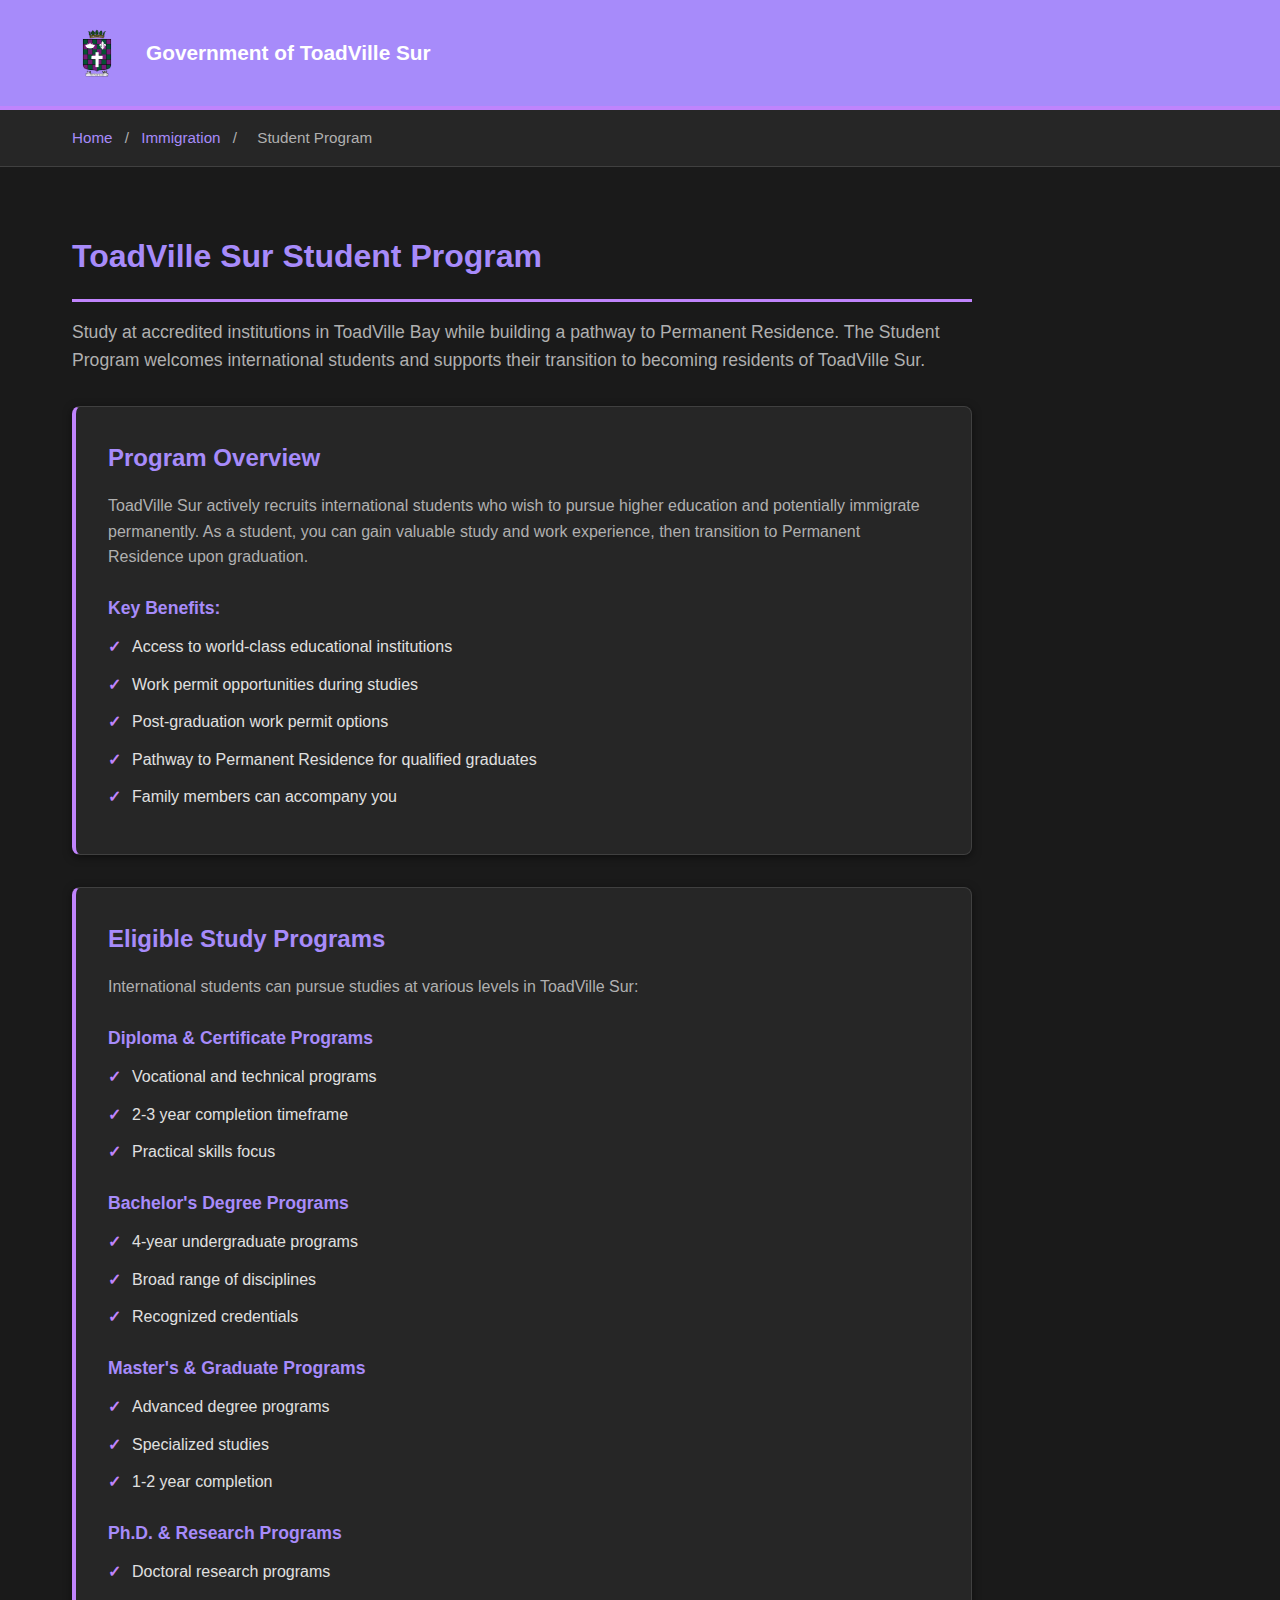
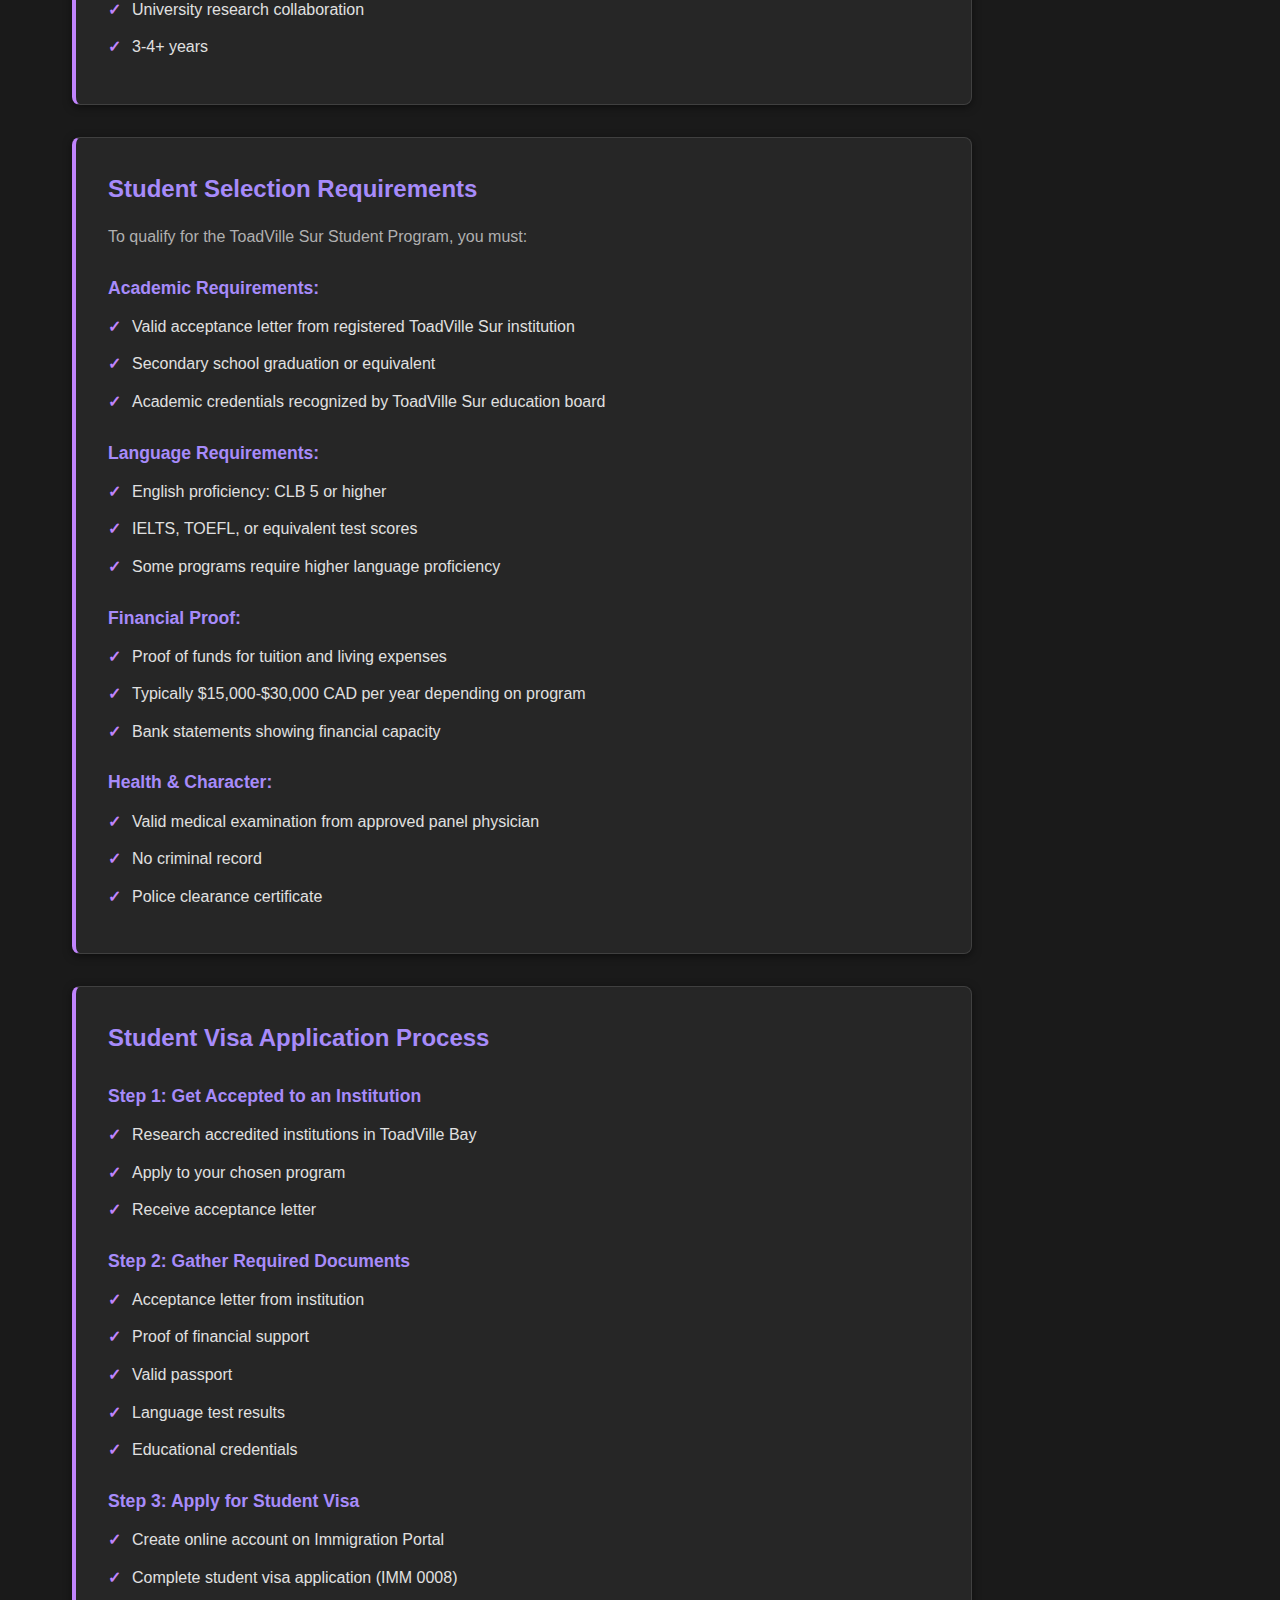
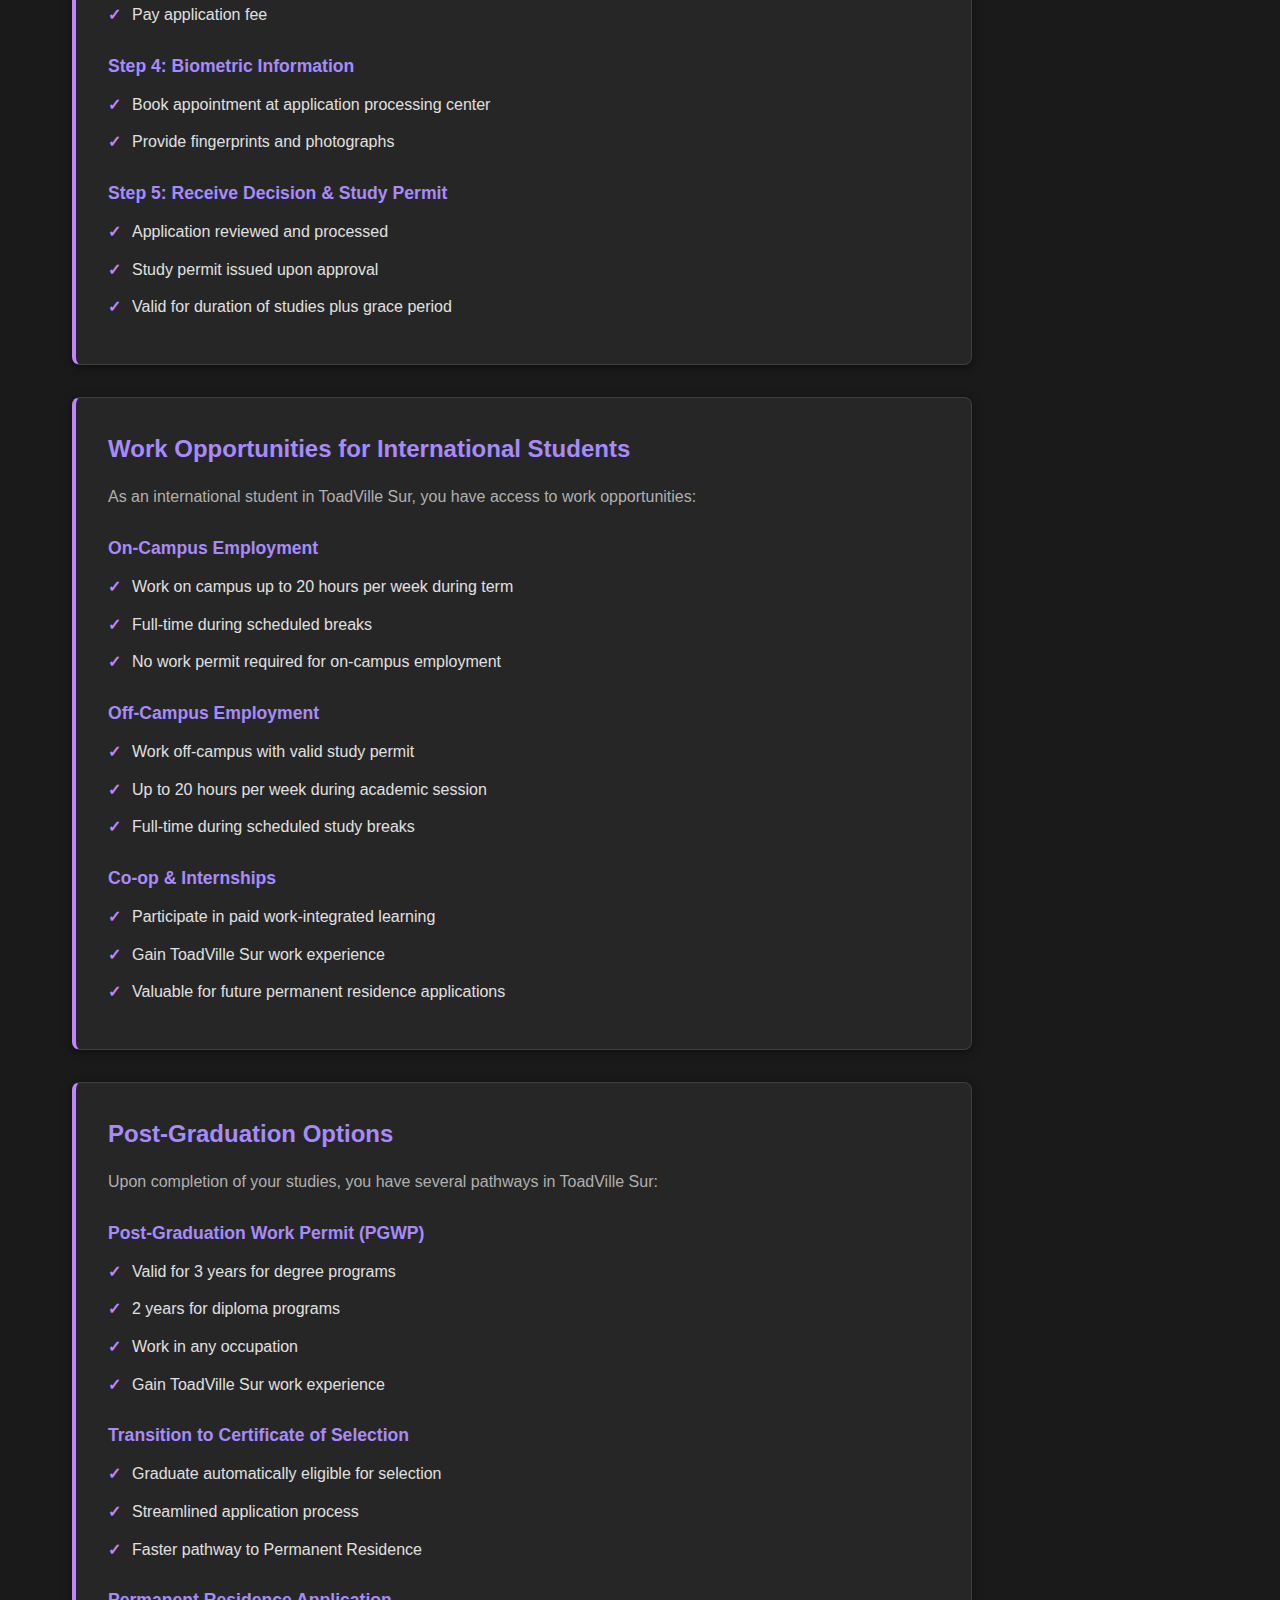
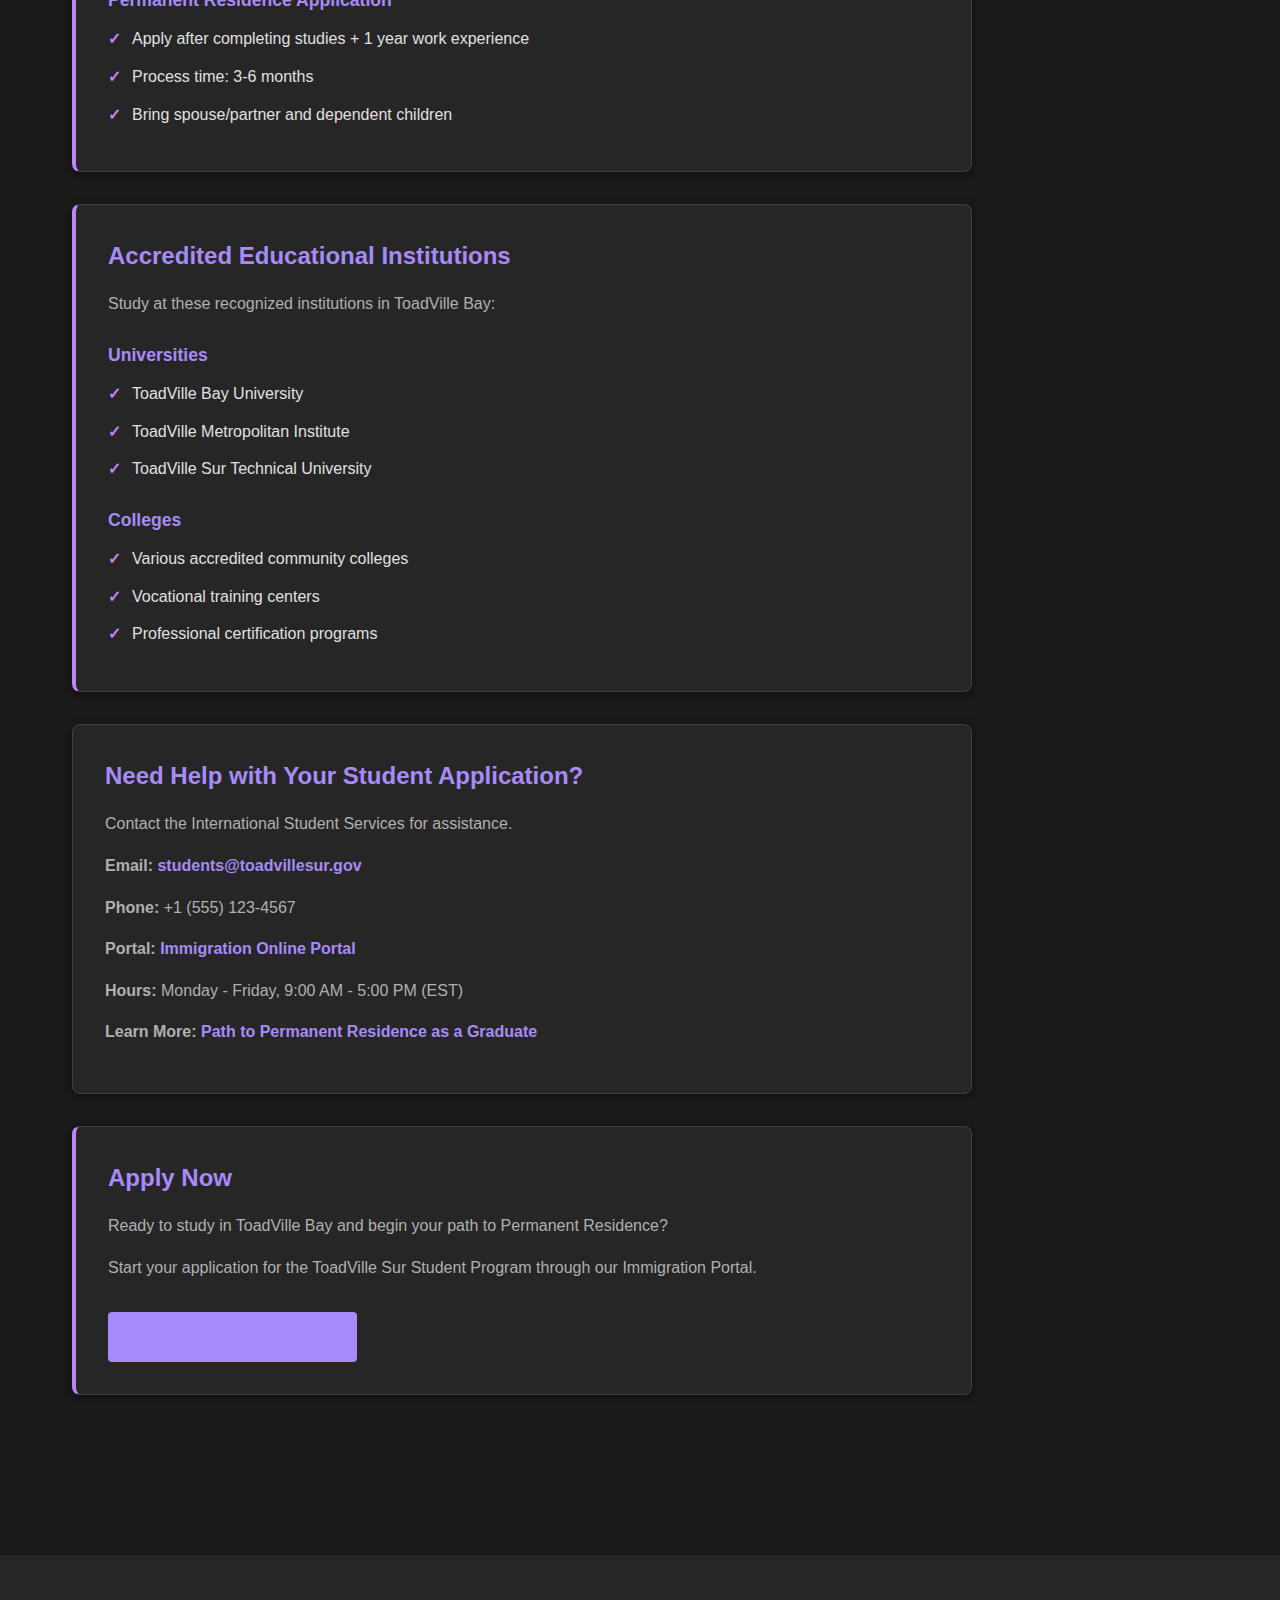
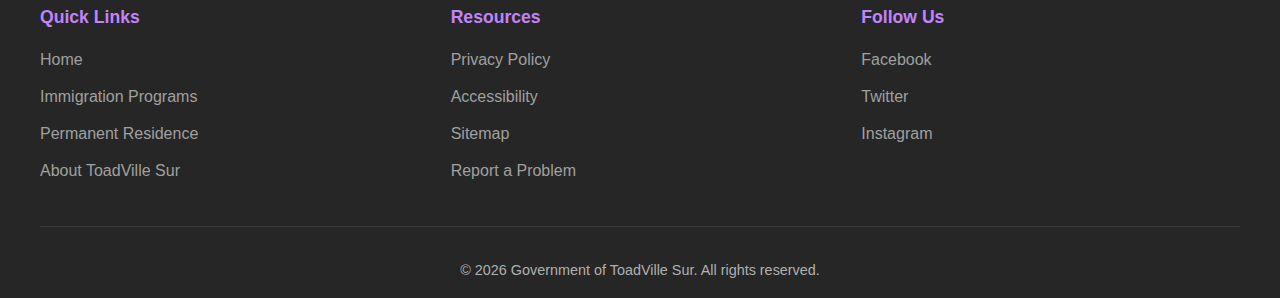
<file: Immigration/student-program.html>
<!DOCTYPE html>
<html lang="en">
<head>
    <meta charset="UTF-8">
    <meta name="viewport" content="width=device-width, initial-scale=1.0">
    <title>ToadVille Sur Student Program</title>
    <meta name="description" content="ToadVille Sur Student Program - Study in ToadVille Bay and build a pathway to Permanent Residence.">
    <link rel="icon" href="../Images and Videos/ToadVille Sur COA.png" type="image/png">
    <link rel="stylesheet" href="../styles.css">
</head>
<body>
    <!-- Header -->
    <header class="header">
        <div class="header-content">
            <div class="logo">
                <a href="../index.html" style="display: flex; align-items: center; gap: 1.5rem; text-decoration: none; color: white;">
                    <img src="../Images and Videos/ToadVille Sur COA.png" alt="ToadVille Sur Logo" class="logo-image">
                    <div class="logo-text">
                        <h1>Government of ToadVille Sur</h1>
                    </div>
                </a>
            </div>
        </div>
    </header>

    <nav class="breadcrumb">
        <div class="breadcrumb-content">
            <a href="../index.html">Home</a>
            <span>/</span>
            <a href="immigration.html">Immigration</a>
            <span>/</span>
            <span>Student Program</span>
        </div>
    </nav>

    <!-- Main Content -->
    <main class="main-content">
        <section class="page-section">
            <h1>ToadVille Sur Student Program</h1>
            <p class="section-intro">Study at accredited institutions in ToadVille Bay while building a pathway to Permanent Residence. The Student Program welcomes international students and supports their transition to becoming residents of ToadVille Sur.</p>

            <!-- Program Overview -->
            <div class="content-card" id="overview">
                <h2>Program Overview</h2>
                <p>ToadVille Sur actively recruits international students who wish to pursue higher education and potentially immigrate permanently. As a student, you can gain valuable study and work experience, then transition to Permanent Residence upon graduation.</p>
                <h3>Key Benefits:</h3>
                <ul>
                    <li>Access to world-class educational institutions</li>
                    <li>Work permit opportunities during studies</li>
                    <li>Post-graduation work permit options</li>
                    <li>Pathway to Permanent Residence for qualified graduates</li>
                    <li>Family members can accompany you</li>
                </ul>
            </div>

            <!-- Eligible Programs -->
            <div class="content-card" id="programs">
                <h2>Eligible Study Programs</h2>
                <p>International students can pursue studies at various levels in ToadVille Sur:</p>
                <h3>Diploma & Certificate Programs</h3>
                <ul>
                    <li>Vocational and technical programs</li>
                    <li>2-3 year completion timeframe</li>
                    <li>Practical skills focus</li>
                </ul>
                <h3>Bachelor's Degree Programs</h3>
                <ul>
                    <li>4-year undergraduate programs</li>
                    <li>Broad range of disciplines</li>
                    <li>Recognized credentials</li>
                </ul>
                <h3>Master's & Graduate Programs</h3>
                <ul>
                    <li>Advanced degree programs</li>
                    <li>Specialized studies</li>
                    <li>1-2 year completion</li>
                </ul>
                <h3>Ph.D. & Research Programs</h3>
                <ul>
                    <li>Doctoral research programs</li>
                    <li>University research collaboration</li>
                    <li>3-4+ years</li>
                </ul>
            </div>

            <!-- Selection & Requirements -->
            <div class="content-card" id="requirements">
                <h2>Student Selection Requirements</h2>
                <p>To qualify for the ToadVille Sur Student Program, you must:</p>
                <h3>Academic Requirements:</h3>
                <ul>
                    <li>Valid acceptance letter from registered ToadVille Sur institution</li>
                    <li>Secondary school graduation or equivalent</li>
                    <li>Academic credentials recognized by ToadVille Sur education board</li>
                </ul>
                <h3>Language Requirements:</h3>
                <ul>
                    <li>English proficiency: CLB 5 or higher</li>
                    <li>IELTS, TOEFL, or equivalent test scores</li>
                    <li>Some programs require higher language proficiency</li>
                </ul>
                <h3>Financial Proof:</h3>
                <ul>
                    <li>Proof of funds for tuition and living expenses</li>
                    <li>Typically $15,000-$30,000 CAD per year depending on program</li>
                    <li>Bank statements showing financial capacity</li>
                </ul>
                <h3>Health & Character:</h3>
                <ul>
                    <li>Valid medical examination from approved panel physician</li>
                    <li>No criminal record</li>
                    <li>Police clearance certificate</li>
                </ul>
            </div>

            <!-- Student Visa Process -->
            <div class="content-card" id="visa-process">
                <h2>Student Visa Application Process</h2>
                <h3>Step 1: Get Accepted to an Institution</h3>
                <ul>
                    <li>Research accredited institutions in ToadVille Bay</li>
                    <li>Apply to your chosen program</li>
                    <li>Receive acceptance letter</li>
                </ul>
                <h3>Step 2: Gather Required Documents</h3>
                <ul>
                    <li>Acceptance letter from institution</li>
                    <li>Proof of financial support</li>
                    <li>Valid passport</li>
                    <li>Language test results</li>
                    <li>Educational credentials</li>
                </ul>
                <h3>Step 3: Apply for Student Visa</h3>
                <ul>
                    <li>Create online account on Immigration Portal</li>
                    <li>Complete student visa application (IMM 0008)</li>
                    <li>Pay application fee</li>
                </ul>
                <h3>Step 4: Biometric Information</h3>
                <ul>
                    <li>Book appointment at application processing center</li>
                    <li>Provide fingerprints and photographs</li>
                </ul>
                <h3>Step 5: Receive Decision & Study Permit</h3>
                <ul>
                    <li>Application reviewed and processed</li>
                    <li>Study permit issued upon approval</li>
                    <li>Valid for duration of studies plus grace period</li>
                </ul>
            </div>

            <!-- Work Opportunities -->
            <div class="content-card" id="work-opportunities">
                <h2>Work Opportunities for International Students</h2>
                <p>As an international student in ToadVille Sur, you have access to work opportunities:</p>
                <h3>On-Campus Employment</h3>
                <ul>
                    <li>Work on campus up to 20 hours per week during term</li>
                    <li>Full-time during scheduled breaks</li>
                    <li>No work permit required for on-campus employment</li>
                </ul>
                <h3>Off-Campus Employment</h3>
                <ul>
                    <li>Work off-campus with valid study permit</li>
                    <li>Up to 20 hours per week during academic session</li>
                    <li>Full-time during scheduled study breaks</li>
                </ul>
                <h3>Co-op & Internships</h3>
                <ul>
                    <li>Participate in paid work-integrated learning</li>
                    <li>Gain ToadVille Sur work experience</li>
                    <li>Valuable for future permanent residence applications</li>
                </ul>
            </div>

            <!-- Post-Graduation Path -->
            <div class="content-card" id="post-graduation">
                <h2>Post-Graduation Options</h2>
                <p>Upon completion of your studies, you have several pathways in ToadVille Sur:</p>
                <h3>Post-Graduation Work Permit (PGWP)</h3>
                <ul>
                    <li>Valid for 3 years for degree programs</li>
                    <li>2 years for diploma programs</li>
                    <li>Work in any occupation</li>
                    <li>Gain ToadVille Sur work experience</li>
                </ul>
                <h3>Transition to Certificate of Selection</h3>
                <ul>
                    <li>Graduate automatically eligible for selection</li>
                    <li>Streamlined application process</li>
                    <li>Faster pathway to Permanent Residence</li>
                </ul>
                <h3>Permanent Residence Application</h3>
                <ul>
                    <li>Apply after completing studies + 1 year work experience</li>
                    <li>Process time: 3-6 months</li>
                    <li>Bring spouse/partner and dependent children</li>
                </ul>
            </div>

            <!-- Accredited Institutions -->
            <div class="content-card" id="institutions">
                <h2>Accredited Educational Institutions</h2>
                <p>Study at these recognized institutions in ToadVille Bay:</p>
                <h3>Universities</h3>
                <ul>
                    <li>ToadVille Bay University</li>
                    <li>ToadVille Metropolitan Institute</li>
                    <li>ToadVille Sur Technical University</li>
                </ul>
                <h3>Colleges</h3>
                <ul>
                    <li>Various accredited community colleges</li>
                    <li>Vocational training centers</li>
                    <li>Professional certification programs</li>
                </ul>
            </div>

            <!-- Contact Information -->
            <div class="content-card contact-section">
                <h2>Need Help with Your Student Application?</h2>
                <p>Contact the International Student Services for assistance.</p>
                <p><strong>Email:</strong> <a href="mailto:students@toadvillesur.gov">students@toadvillesur.gov</a></p>
                <p><strong>Phone:</strong> +1 (555) 123-4567</p>
                <p><strong>Portal:</strong> <a href="https://toadvillebay.com/Immigration/portal" target="_blank">Immigration Online Portal</a></p>
                <p><strong>Hours:</strong> Monday - Friday, 9:00 AM - 5:00 PM (EST)</p>
                <p><strong>Learn More:</strong> <a href="pr.html">Path to Permanent Residence as a Graduate</a></p>
            </div>

            <!-- Apply Now -->
            <div class="content-card" id="apply">
                <h2>Apply Now</h2>
                <p>Ready to study in ToadVille Bay and begin your path to Permanent Residence?</p>
                <p>Start your application for the ToadVille Sur Student Program through our Immigration Portal.</p>
                <a href="https://toadvillebay.com/apply/student-program" class="btn">Submit Your Application</a>
            </div>
        </section>
    </main>

    <!-- Footer -->
    <footer class="footer">
        <div class="footer-content">
            <div class="footer-section">
                <h4>Quick Links</h4>
                <ul>
                    <li><a href="../index.html">Home</a></li>
                    <li><a href="immigration.html">Immigration Programs</a></li>
                    <li><a href="pr.html">Permanent Residence</a></li>
                    <li><a href="#">About ToadVille Sur</a></li>
                </ul>
            </div>
            <div class="footer-section">
                <h4>Resources</h4>
                <ul>
                    <li><a href="#">Privacy Policy</a></li>
                    <li><a href="#">Accessibility</a></li>
                    <li><a href="#">Sitemap</a></li>
                    <li><a href="#">Report a Problem</a></li>
                </ul>
            </div>
            <div class="footer-section">
                <h4>Follow Us</h4>
                <ul>
                    <li><a href="#">Facebook</a></li>
                    <li><a href="#">Twitter</a></li>
                    <li><a href="#">Instagram</a></li>
                </ul>
            </div>
        </div>
        <div class="footer-bottom">
            <p>&copy; <span id="current-year">2026</span> Government of ToadVille Sur. All rights reserved.</p>
        </div>
    </footer>

    <script>
        document.getElementById('current-year').textContent = new Date().getFullYear();
    </script>
</body>
</html>
</file>
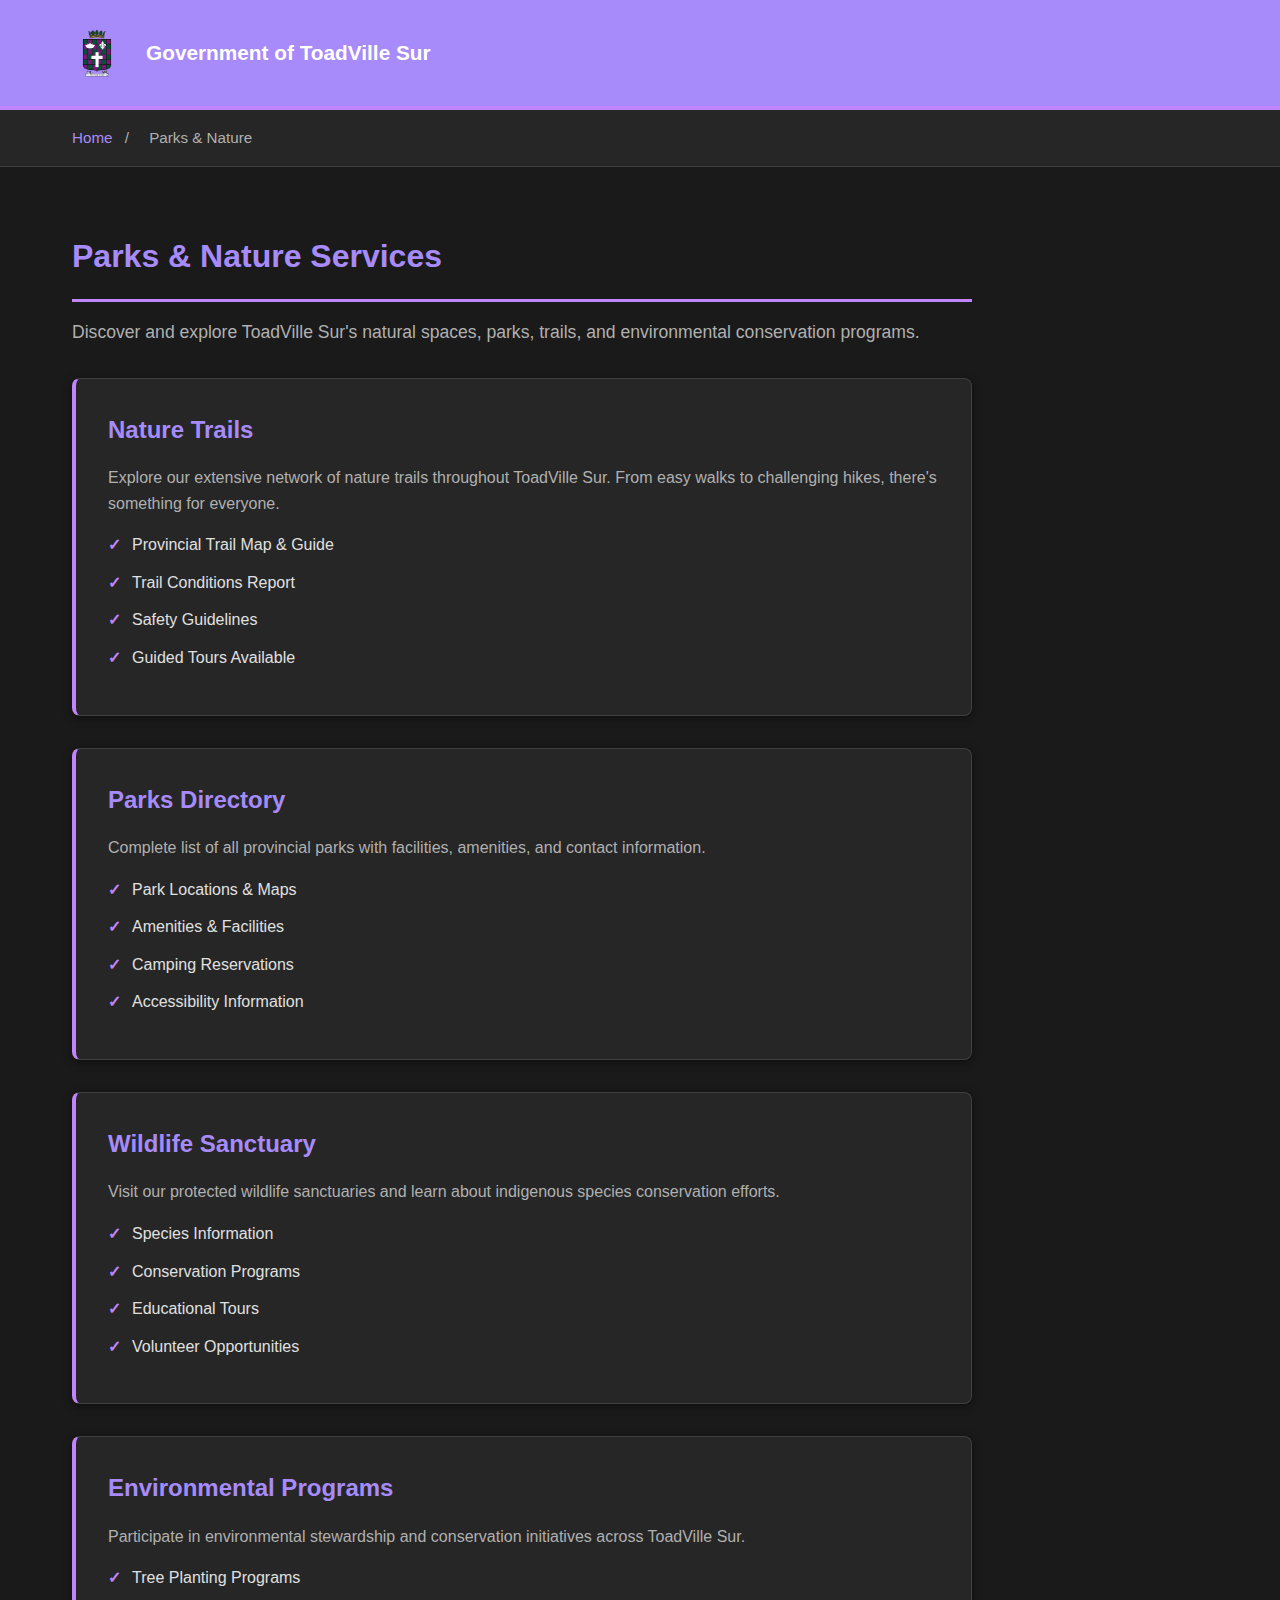
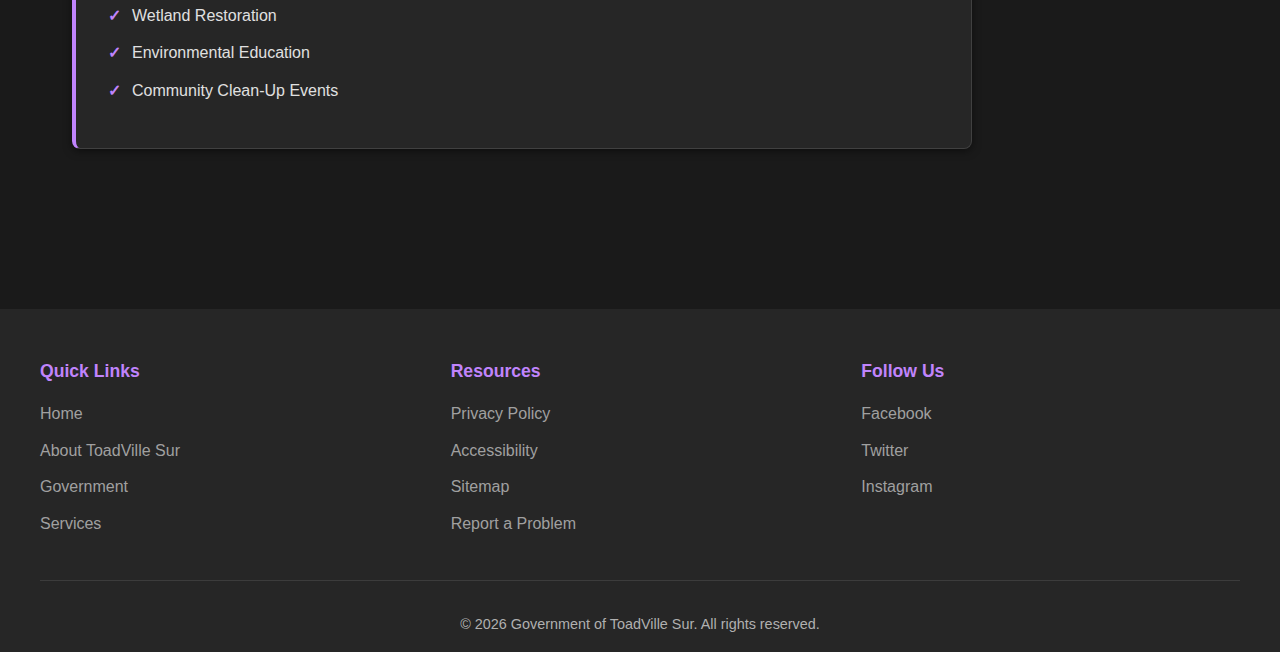
<file: Parks/parks.html>
<!DOCTYPE html>
<html lang="en">
<head>
    <meta charset="UTF-8">
    <meta name="viewport" content="width=device-width, initial-scale=1.0">
    <title>Parks & Nature - Government of ToadVille Sur</title>
    <link rel="icon" href="../Images and Videos/ToadVille Sur COA.png" type="image/png">
    <link rel="stylesheet" href="../styles.css">
</head>
<body>
    <!-- Header -->
    <header class="header">
        <div class="header-content">
            <div class="logo">
                <a href="../index.html" style="display: flex; align-items: center; gap: 1.5rem; text-decoration: none; color: white;">
                    <img src="../Images and Videos/ToadVille Sur COA.png" alt="ToadVille Sur Logo" class="logo-image">
                    <div class="logo-text">
                        <h1>Government of ToadVille Sur</h1>
                    </div>
                </a>
            </div>
        </div>
    </header>

    <nav class="breadcrumb">
        <div class="breadcrumb-content">
            <a href="../index.html">Home</a>
            <span>/</span>
            <span>Parks & Nature</span>
        </div>
    </nav>

    <main class="main-content">
        <section class="page-section">
            <h1>Parks & Nature Services</h1>
            <p class="section-intro">Discover and explore ToadVille Sur's natural spaces, parks, trails, and environmental conservation programs.</p>

            <div class="content-card" id="trails">
                <h2>Nature Trails</h2>
                <p>Explore our extensive network of nature trails throughout ToadVille Sur. From easy walks to challenging hikes, there's something for everyone.</p>
                <ul>
                    <li>Provincial Trail Map & Guide</li>
                    <li>Trail Conditions Report</li>
                    <li>Safety Guidelines</li>
                    <li>Guided Tours Available</li>
                </ul>
            </div>

            <div class="content-card" id="directory">
                <h2>Parks Directory</h2>
                <p>Complete list of all provincial parks with facilities, amenities, and contact information.</p>
                <ul>
                    <li>Park Locations & Maps</li>
                    <li>Amenities & Facilities</li>
                    <li>Camping Reservations</li>
                    <li>Accessibility Information</li>
                </ul>
            </div>

            <div class="content-card" id="wildlife">
                <h2>Wildlife Sanctuary</h2>
                <p>Visit our protected wildlife sanctuaries and learn about indigenous species conservation efforts.</p>
                <ul>
                    <li>Species Information</li>
                    <li>Conservation Programs</li>
                    <li>Educational Tours</li>
                    <li>Volunteer Opportunities</li>
                </ul>
            </div>

            <div class="content-card" id="environmental">
                <h2>Environmental Programs</h2>
                <p>Participate in environmental stewardship and conservation initiatives across ToadVille Sur.</p>
                <ul>
                    <li>Tree Planting Programs</li>
                    <li>Wetland Restoration</li>
                    <li>Environmental Education</li>
                    <li>Community Clean-Up Events</li>
                </ul>
            </div>
        </section>
    </main>

    <footer class="footer">
        <div class="footer-content">
            <div class="footer-section">
                <h4>Quick Links</h4>
                <ul>
                    <li><a href="../index.html">Home</a></li>
                    <li><a href="#">About ToadVille Sur</a></li>
                    <li><a href="#">Government</a></li>
                    <li><a href="#">Services</a></li>
                </ul>
            </div>
            <div class="footer-section">
                <h4>Resources</h4>
                <ul>
                    <li><a href="#">Privacy Policy</a></li>
                    <li><a href="#">Accessibility</a></li>
                    <li><a href="#">Sitemap</a></li>
                    <li><a href="#">Report a Problem</a></li>
                </ul>
            </div>
            <div class="footer-section">
                <h4>Follow Us</h4>
                <ul>
                    <li><a href="#">Facebook</a></li>
                    <li><a href="#">Twitter</a></li>
                    <li><a href="#">Instagram</a></li>
                </ul>
            </div>
        </div>
        <div class="footer-bottom">
            <p>&copy; <span id="current-year">2026</span> Government of ToadVille Sur. All rights reserved.</p>
        </div>
    </footer>

    <script>
        document.getElementById('current-year').textContent = new Date().getFullYear();
    </script>
</body>
</html>
</file>
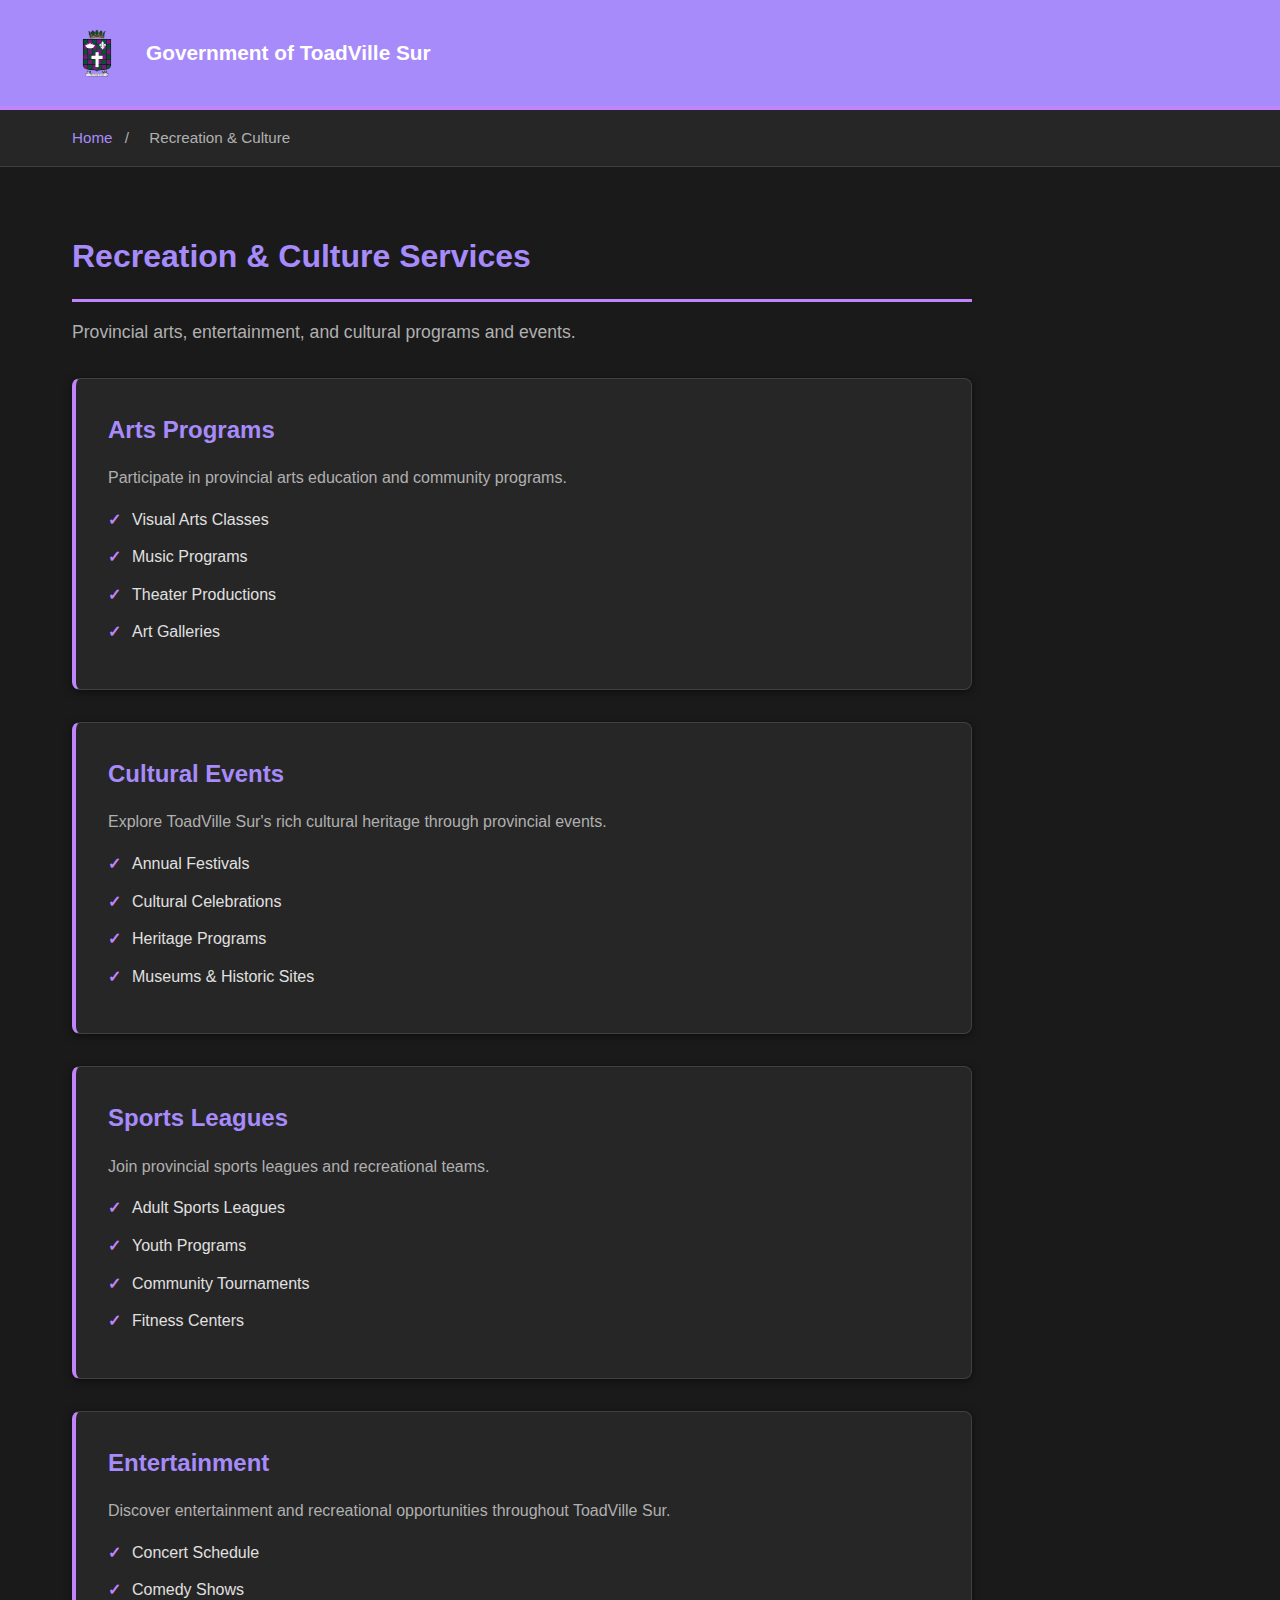
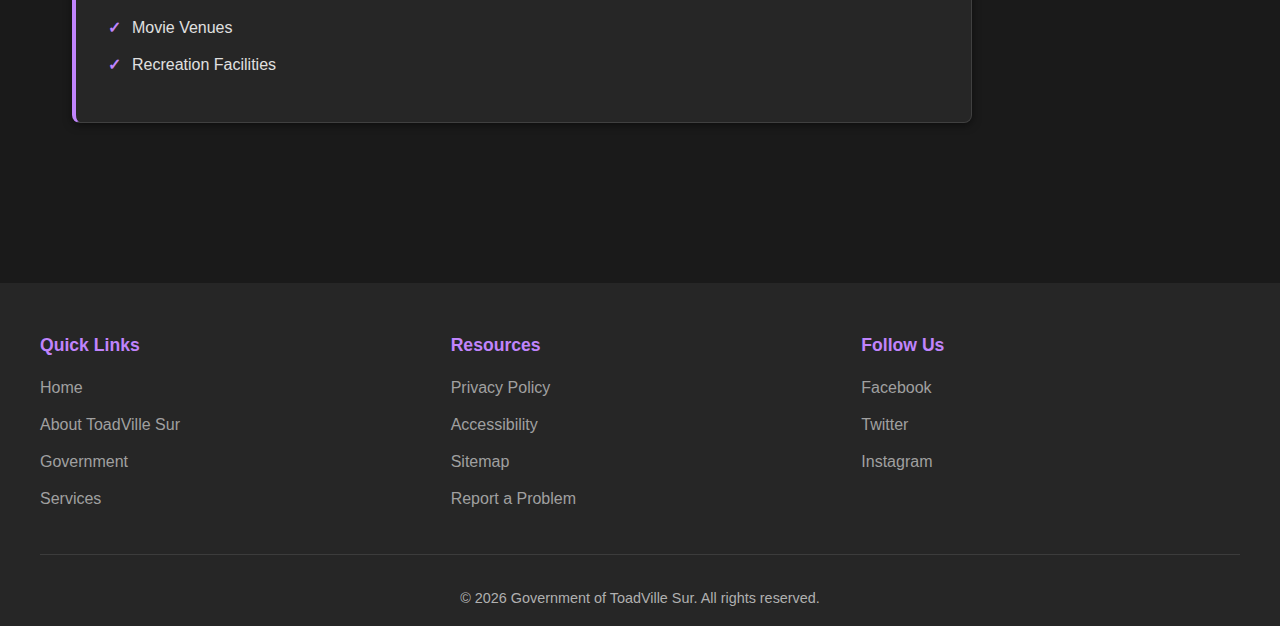
<file: Recreation/recreation.html>
<!DOCTYPE html>
<html lang="en">
<head>
    <meta charset="UTF-8">
    <meta name="viewport" content="width=device-width, initial-scale=1.0">
    <title>Recreation & Culture - Government of ToadVille Sur</title>    <link rel="icon" href="../Images and Videos/ToadVille Sur COA.png" type="image/png">    <link rel="stylesheet" href="../styles.css">
</head>
<body>
    <!-- Header -->
    <header class="header">
        <div class="header-content">
            <div class="logo">
                <a href="../index.html" style="display: flex; align-items: center; gap: 1.5rem; text-decoration: none; color: white;">
                    <img src="../Images and Videos/ToadVille Sur COA.png" alt="ToadVille Sur Logo" class="logo-image">
                    <div class="logo-text">
                        <h1>Government of ToadVille Sur</h1>
                    </div>
                </a>
            </div>
        </div>
    </header>

    <nav class="breadcrumb">
        <div class="breadcrumb-content">
            <a href="../index.html">Home</a>
            <span>/</span>
            <span>Recreation & Culture</span>
        </div>
    </nav>

    <main class="main-content">
        <section class="page-section">
            <h1>Recreation & Culture Services</h1>
            <p class="section-intro">Provincial arts, entertainment, and cultural programs and events.</p>

            <div class="content-card" id="arts">
                <h2>Arts Programs</h2>
                <p>Participate in provincial arts education and community programs.</p>
                <ul>
                    <li>Visual Arts Classes</li>
                    <li>Music Programs</li>
                    <li>Theater Productions</li>
                    <li>Art Galleries</li>
                </ul>
            </div>

            <div class="content-card" id="culture">
                <h2>Cultural Events</h2>
                <p>Explore ToadVille Sur's rich cultural heritage through provincial events.</p>
                <ul>
                    <li>Annual Festivals</li>
                    <li>Cultural Celebrations</li>
                    <li>Heritage Programs</li>
                    <li>Museums & Historic Sites</li>
                </ul>
            </div>

            <div class="content-card" id="sports">
                <h2>Sports Leagues</h2>
                <p>Join provincial sports leagues and recreational teams.</p>
                <ul>
                    <li>Adult Sports Leagues</li>
                    <li>Youth Programs</li>
                    <li>Community Tournaments</li>
                    <li>Fitness Centers</li>
                </ul>
            </div>

            <div class="content-card" id="entertainment">
                <h2>Entertainment</h2>
                <p>Discover entertainment and recreational opportunities throughout ToadVille Sur.</p>
                <ul>
                    <li>Concert Schedule</li>
                    <li>Comedy Shows</li>
                    <li>Movie Venues</li>
                    <li>Recreation Facilities</li>
                </ul>
            </div>
        </section>
    </main>

    <footer class="footer">
        <div class="footer-content">
            <div class="footer-section">
                <h4>Quick Links</h4>
                <ul>
                    <li><a href="../index.html">Home</a></li>
                    <li><a href="#">About ToadVille Sur</a></li>
                    <li><a href="#">Government</a></li>
                    <li><a href="#">Services</a></li>
                </ul>
            </div>
            <div class="footer-section">
                <h4>Resources</h4>
                <ul>
                    <li><a href="#">Privacy Policy</a></li>
                    <li><a href="#">Accessibility</a></li>
                    <li><a href="#">Sitemap</a></li>
                    <li><a href="#">Report a Problem</a></li>
                </ul>
            </div>
            <div class="footer-section">
                <h4>Follow Us</h4>
                <ul>
                    <li><a href="#">Facebook</a></li>
                    <li><a href="#">Twitter</a></li>
                    <li><a href="#">Instagram</a></li>
                </ul>
            </div>
        </div>
        <div class="footer-bottom">
            <p>&copy; <span id="current-year">2026</span> Government of ToadVille Sur. All rights reserved.</p>
        </div>
    </footer>

    <script>
        document.getElementById('current-year').textContent = new Date().getFullYear();
    </script>
</body>
</html>
</file>
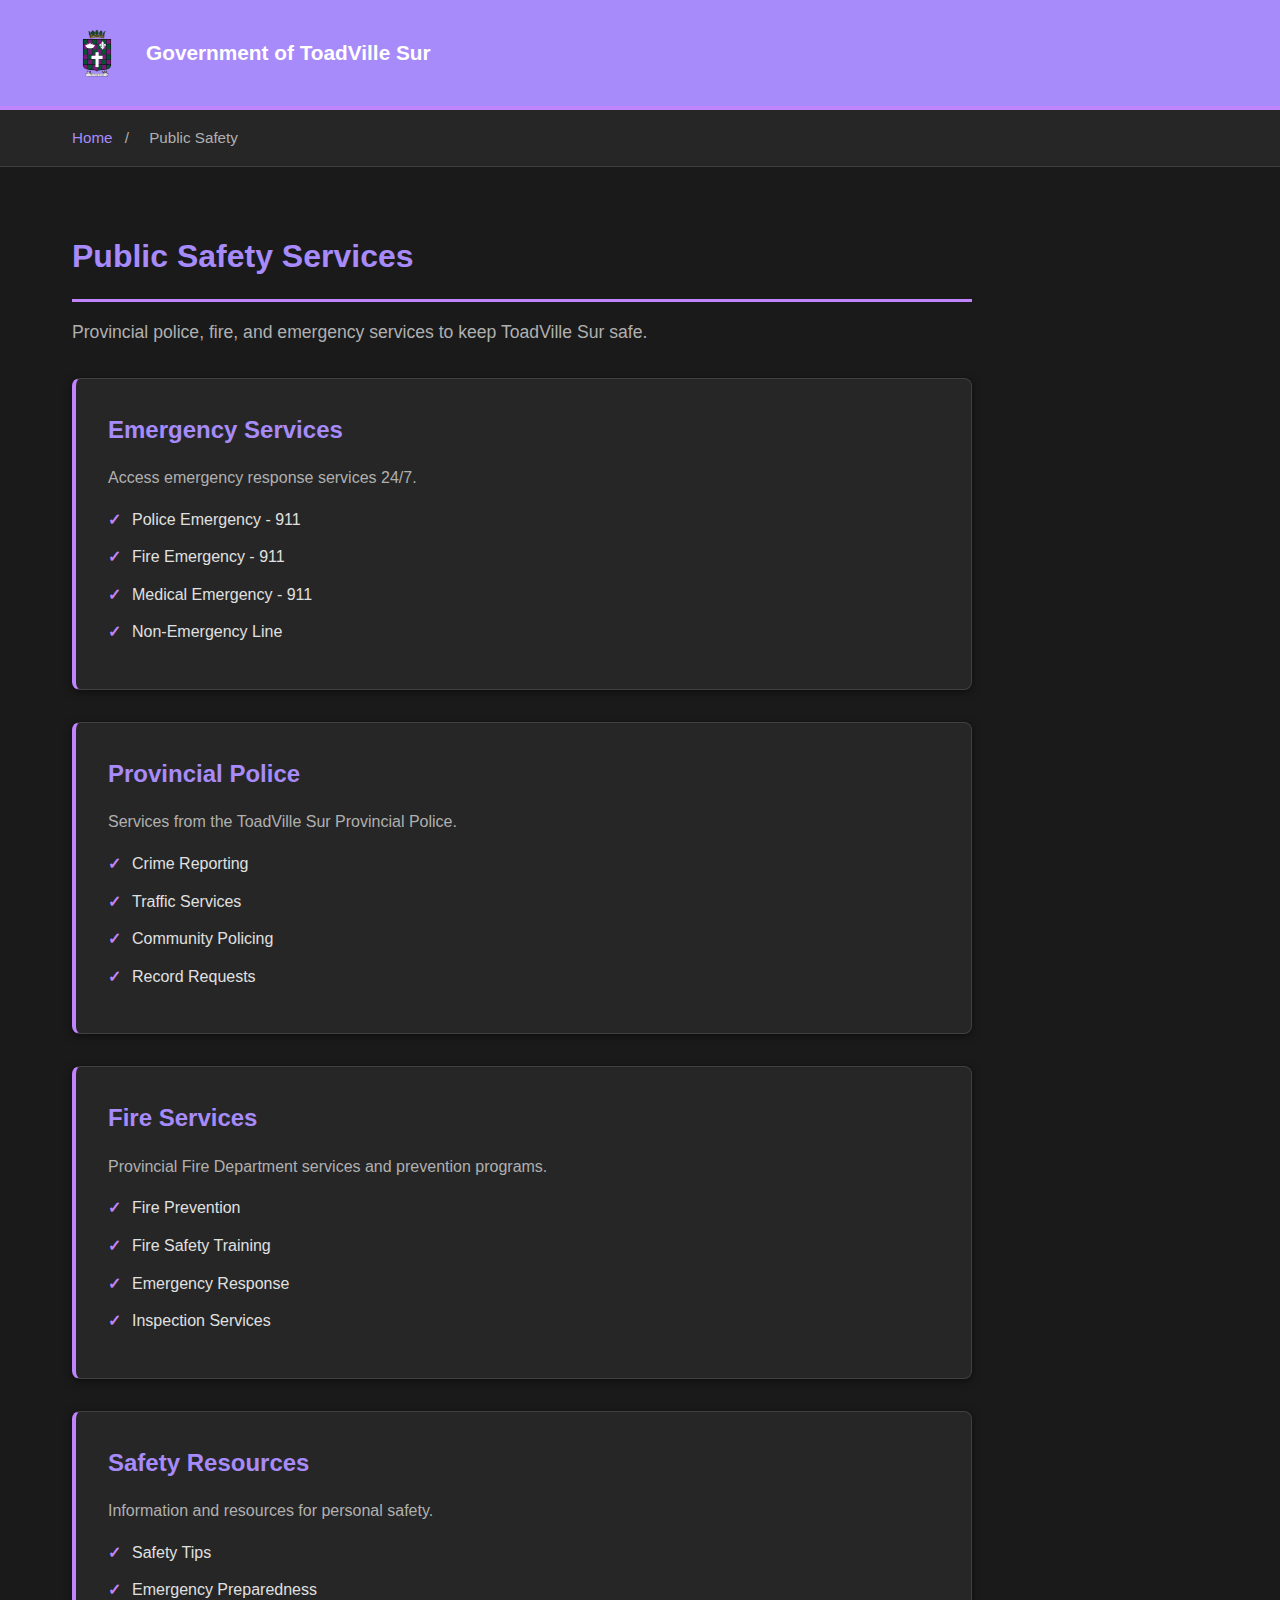
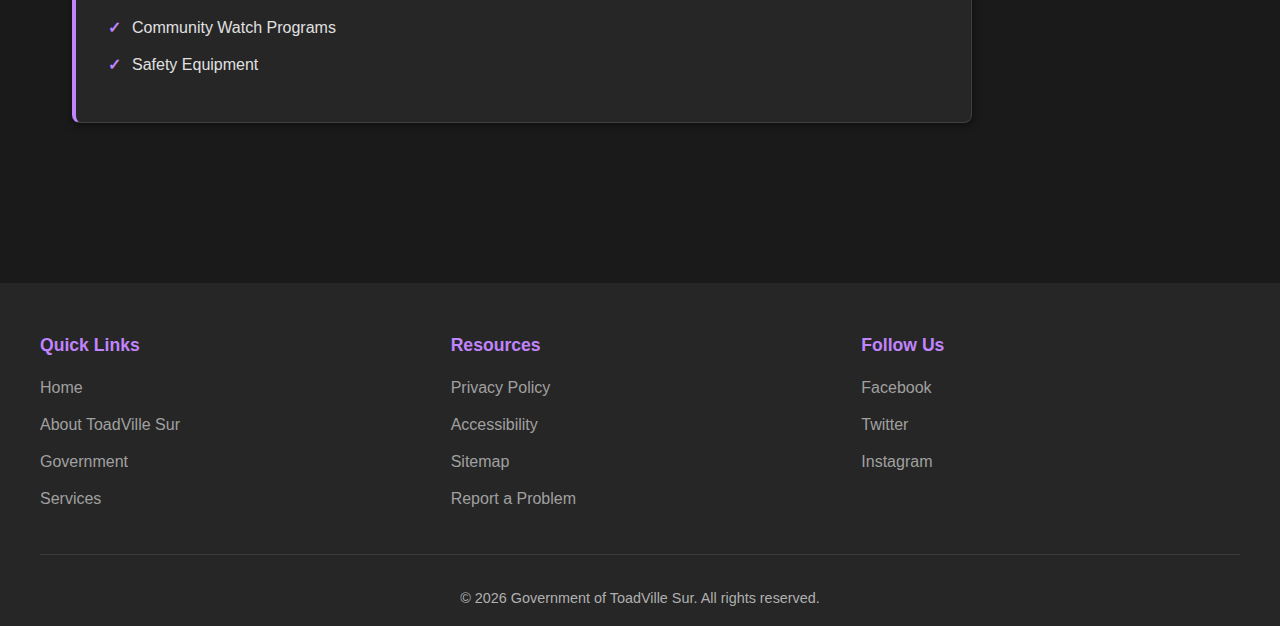
<file: Safety/safety.html>
<!DOCTYPE html>
<html lang="en">
<head>
    <meta charset="UTF-8">
    <meta name="viewport" content="width=device-width, initial-scale=1.0">
    <title>Public Safety - Government of ToadVille Sur</title>    <link rel="icon" href="../Images and Videos/ToadVille Sur COA.png" type="image/png">    <link rel="stylesheet" href="../styles.css">
</head>
<body>
    <!-- Header -->
    <header class="header">
        <div class="header-content">
            <div class="logo">
                <a href="../index.html" style="display: flex; align-items: center; gap: 1.5rem; text-decoration: none; color: white;">
                    <img src="../Images and Videos/ToadVille Sur COA.png" alt="ToadVille Sur Logo" class="logo-image">
                    <div class="logo-text">
                        <h1>Government of ToadVille Sur</h1>
                    </div>
                </a>
            </div>
        </div>
    </header>

    <nav class="breadcrumb">
        <div class="breadcrumb-content">
            <a href="../index.html">Home</a>
            <span>/</span>
            <span>Public Safety</span>
        </div>
    </nav>

    <main class="main-content">
        <section class="page-section">
            <h1>Public Safety Services</h1>
            <p class="section-intro">Provincial police, fire, and emergency services to keep ToadVille Sur safe.</p>

            <div class="content-card" id="emergency">
                <h2>Emergency Services</h2>
                <p>Access emergency response services 24/7.</p>
                <ul>
                    <li>Police Emergency - 911</li>
                    <li>Fire Emergency - 911</li>
                    <li>Medical Emergency - 911</li>
                    <li>Non-Emergency Line</li>
                </ul>
            </div>

            <div class="content-card" id="police">
                <h2>Provincial Police</h2>
                <p>Services from the ToadVille Sur Provincial Police.</p>
                <ul>
                    <li>Crime Reporting</li>
                    <li>Traffic Services</li>
                    <li>Community Policing</li>
                    <li>Record Requests</li>
                </ul>
            </div>

            <div class="content-card" id="fire">
                <h2>Fire Services</h2>
                <p>Provincial Fire Department services and prevention programs.</p>
                <ul>
                    <li>Fire Prevention</li>
                    <li>Fire Safety Training</li>
                    <li>Emergency Response</li>
                    <li>Inspection Services</li>
                </ul>
            </div>

            <div class="content-card" id="resources">
                <h2>Safety Resources</h2>
                <p>Information and resources for personal safety.</p>
                <ul>
                    <li>Safety Tips</li>
                    <li>Emergency Preparedness</li>
                    <li>Community Watch Programs</li>
                    <li>Safety Equipment</li>
                </ul>
            </div>
        </section>
    </main>

    <footer class="footer">
        <div class="footer-content">
            <div class="footer-section">
                <h4>Quick Links</h4>
                <ul>
                    <li><a href="../index.html">Home</a></li>
                    <li><a href="#">About ToadVille Sur</a></li>
                    <li><a href="#">Government</a></li>
                    <li><a href="#">Services</a></li>
                </ul>
            </div>
            <div class="footer-section">
                <h4>Resources</h4>
                <ul>
                    <li><a href="#">Privacy Policy</a></li>
                    <li><a href="#">Accessibility</a></li>
                    <li><a href="#">Sitemap</a></li>
                    <li><a href="#">Report a Problem</a></li>
                </ul>
            </div>
            <div class="footer-section">
                <h4>Follow Us</h4>
                <ul>
                    <li><a href="#">Facebook</a></li>
                    <li><a href="#">Twitter</a></li>
                    <li><a href="#">Instagram</a></li>
                </ul>
            </div>
        </div>
        <div class="footer-bottom">
            <p>&copy; <span id="current-year">2026</span> Government of ToadVille Sur. All rights reserved.</p>
        </div>
    </footer>

    <script>
        document.getElementById('current-year').textContent = new Date().getFullYear();
    </script>
</body>
</html>
</file>
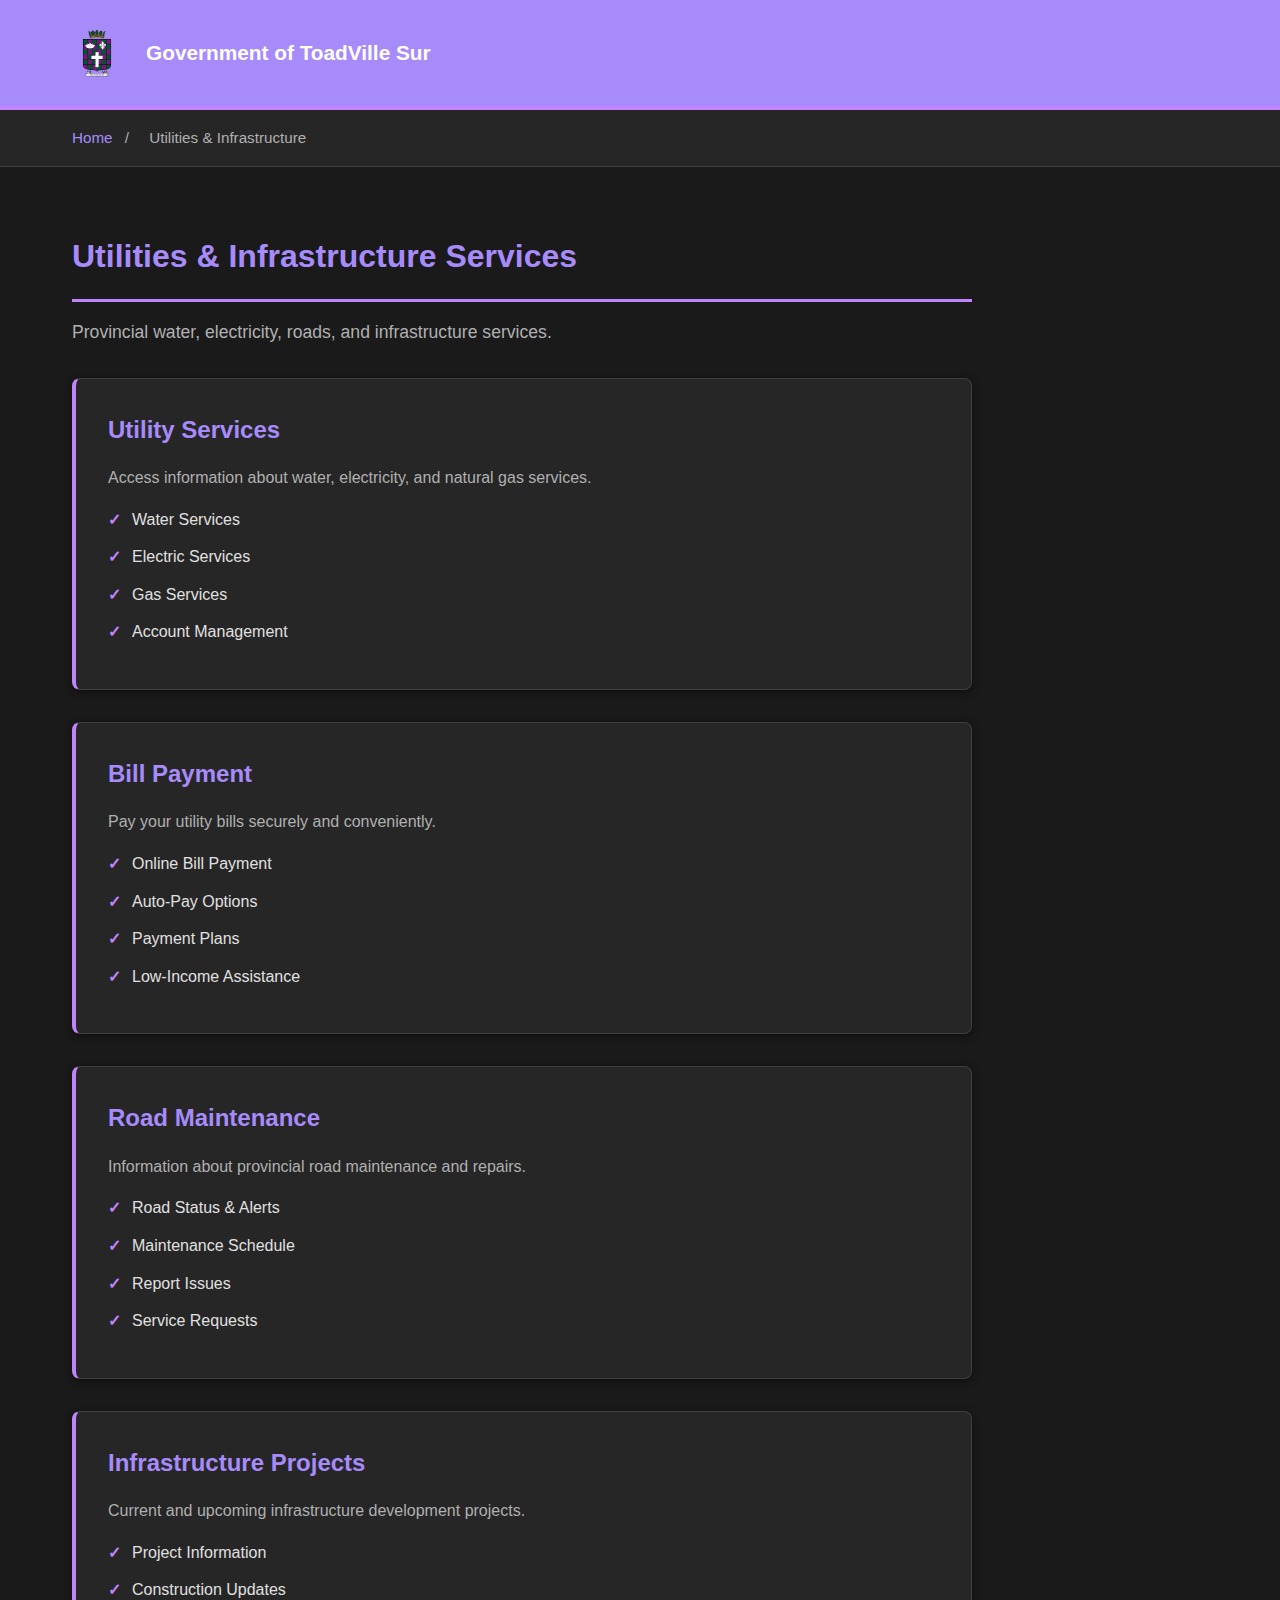
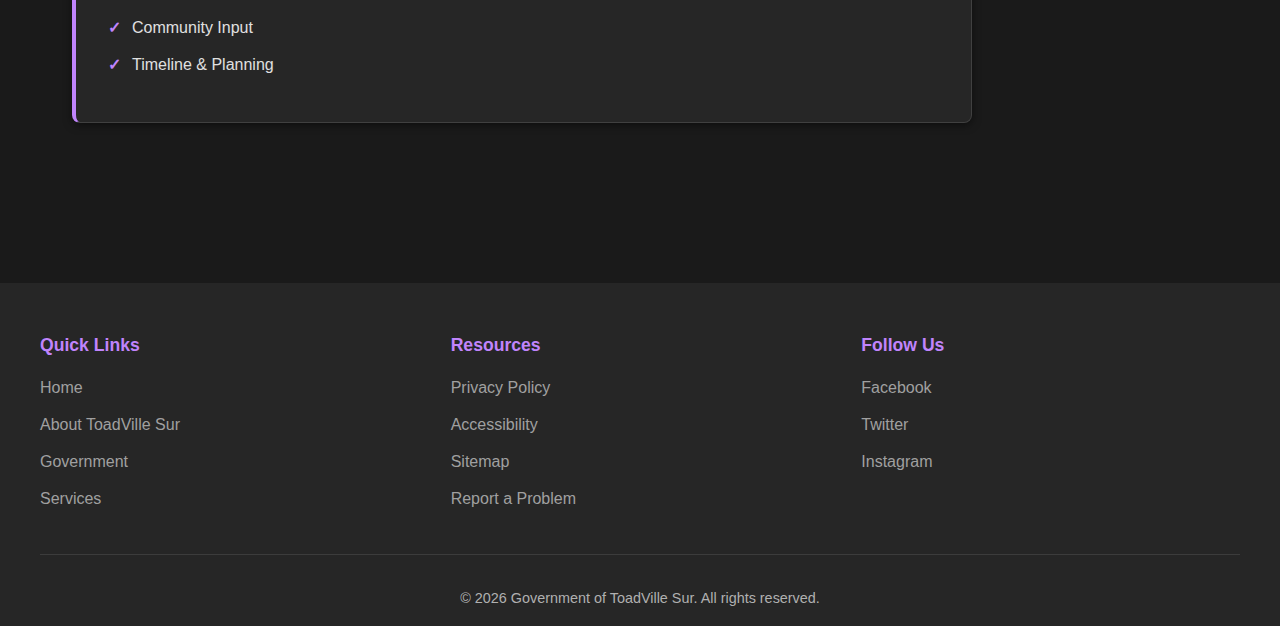
<file: Utilities/utilities.html>
<!DOCTYPE html>
<html lang="en">
<head>
    <meta charset="UTF-8">
    <meta name="viewport" content="width=device-width, initial-scale=1.0">
    <title>Utilities & Infrastructure - Government of ToadVille Sur</title>
    <link rel="icon" href="../Images and Videos/ToadVille Sur COA.png" type="image/png">
    <link rel="stylesheet" href="../styles.css">
</head>
<body>
    <!-- Header -->
    <header class="header">
        <div class="header-content">
            <div class="logo">
                <a href="../index.html" style="display: flex; align-items: center; gap: 1.5rem; text-decoration: none; color: white;">
                    <img src="../Images and Videos/ToadVille Sur COA.png" alt="ToadVille Sur Logo" class="logo-image">
                    <div class="logo-text">
                        <h1>Government of ToadVille Sur</h1>
                    </div>
                </a>
            </div>
        </div>
    </header>

    <nav class="breadcrumb">
        <div class="breadcrumb-content">
            <a href="../index.html">Home</a>
            <span>/</span>
            <span>Utilities & Infrastructure</span>
        </div>
    </nav>

    <main class="main-content">
        <section class="page-section">
            <h1>Utilities & Infrastructure Services</h1>
            <p class="section-intro">Provincial water, electricity, roads, and infrastructure services.</p>

            <div class="content-card" id="services">
                <h2>Utility Services</h2>
                <p>Access information about water, electricity, and natural gas services.</p>
                <ul>
                    <li>Water Services</li>
                    <li>Electric Services</li>
                    <li>Gas Services</li>
                    <li>Account Management</li>
                </ul>
            </div>

            <div class="content-card" id="billing">
                <h2>Bill Payment</h2>
                <p>Pay your utility bills securely and conveniently.</p>
                <ul>
                    <li>Online Bill Payment</li>
                    <li>Auto-Pay Options</li>
                    <li>Payment Plans</li>
                    <li>Low-Income Assistance</li>
                </ul>
            </div>

            <div class="content-card" id="roads">
                <h2>Road Maintenance</h2>
                <p>Information about provincial road maintenance and repairs.</p>
                <ul>
                    <li>Road Status & Alerts</li>
                    <li>Maintenance Schedule</li>
                    <li>Report Issues</li>
                    <li>Service Requests</li>
                </ul>
            </div>

            <div class="content-card" id="projects">
                <h2>Infrastructure Projects</h2>
                <p>Current and upcoming infrastructure development projects.</p>
                <ul>
                    <li>Project Information</li>
                    <li>Construction Updates</li>
                    <li>Community Input</li>
                    <li>Timeline & Planning</li>
                </ul>
            </div>
        </section>
    </main>

    <footer class="footer">
        <div class="footer-content">
            <div class="footer-section">
                <h4>Quick Links</h4>
                <ul>
                    <li><a href="../index.html">Home</a></li>
                    <li><a href="#">About ToadVille Sur</a></li>
                    <li><a href="#">Government</a></li>
                    <li><a href="#">Services</a></li>
                </ul>
            </div>
            <div class="footer-section">
                <h4>Resources</h4>
                <ul>
                    <li><a href="#">Privacy Policy</a></li>
                    <li><a href="#">Accessibility</a></li>
                    <li><a href="#">Sitemap</a></li>
                    <li><a href="#">Report a Problem</a></li>
                </ul>
            </div>
            <div class="footer-section">
                <h4>Follow Us</h4>
                <ul>
                    <li><a href="#">Facebook</a></li>
                    <li><a href="#">Twitter</a></li>
                    <li><a href="#">Instagram</a></li>
                </ul>
            </div>
        </div>
        <div class="footer-bottom">
            <p>&copy; <span id="current-year">2026</span> Government of ToadVille Sur. All rights reserved.</p>
        </div>
    </footer>

    <script>
        document.getElementById('current-year').textContent = new Date().getFullYear();
    </script>
</body>
</html>
</file>
<file: styles.css>
/* ============================================
   GLOBAL STYLES
   ============================================ */

* {
    margin: 0;
    padding: 0;
    box-sizing: border-box;
}

:root {
    --primary-color: #a78bfa;
    --secondary-color: #7c3aed;
    --accent-color: #c084fc;
    --light-color: #2d2d2d;
    --text-dark: #e0e0e0;
    --text-light: #b0b0b0;
    --border-color: #404040;
    --card-shadow: 0 2px 8px rgba(0, 0, 0, 0.5);
    --bg-dark: #1a1a1a;
    --bg-card: #262626;
}

body {
    font-family: -apple-system, BlinkMacSystemFont, 'Segoe UI', Roboto, Oxygen, Ubuntu, Cantarell, sans-serif;
    line-height: 1.6;
    color: var(--text-dark);
    background-color: var(--bg-dark);
}

a {
    color: var(--primary-color);
    text-decoration: none;
    transition: color 0.3s ease;
}

a:hover {
    color: var(--accent-color);
}

/* Breadcrumb Navigation */
.breadcrumb {
    background-color: var(--bg-card);
    border-bottom: 1px solid var(--border-color);
    padding: 1rem 0;
}

.breadcrumb-content {
    max-width: 1200px;
    margin: 0 auto;
    padding: 0 2rem;
    font-size: 0.95rem;
}

.breadcrumb a {
    color: var(--primary-color);
    text-decoration: none;
    transition: color 0.3s ease;
}

.breadcrumb a:hover {
    color: var(--accent-color);
}

.breadcrumb span {
    color: var(--text-light);
    margin: 0 0.5rem;
}

/* Page Section Styles */
.page-section {
    max-width: 900px;
    padding: 2rem 0;
}

.page-section h1 {
    font-size: 2rem;
    color: var(--primary-color);
    margin-bottom: 1rem;
    border-bottom: 3px solid var(--accent-color);
    padding-bottom: 1rem;
}

.section-intro {
    font-size: 1.1rem;
    color: var(--text-light);
    margin-bottom: 2rem;
    line-height: 1.6;
}

/* Content Cards */
.content-card {
    background-color: var(--bg-card);
    border: 1px solid var(--border-color);
    border-left: 4px solid var(--accent-color);
    border-radius: 8px;
    padding: 2rem;
    margin-bottom: 2rem;
    box-shadow: var(--card-shadow);
    transition: all 0.3s ease;
}

.content-card:hover {
    box-shadow: 0 4px 16px rgba(0, 0, 0, 0.15);
    transform: translateY(-2px);
}

.content-card h2 {
    font-size: 1.5rem;
    color: var(--primary-color);
    margin-bottom: 1rem;
    margin-top: 0;
}

.content-card h3 {
    font-size: 1.1rem;
    color: var(--primary-color);
    margin-top: 1.5rem;
    margin-bottom: 0.75rem;
}

.content-card p {
    color: var(--text-light);
    margin-bottom: 1rem;
    line-height: 1.6;
}

.content-card ul {
    list-style: none;
    padding: 0;
    margin: 0;
}

.content-card li {
    padding-left: 1.5rem;
    position: relative;
    margin-bottom: 0.75rem;
    color: var(--text-dark);
}

.content-card li::before {
    content: "✓";
    position: absolute;
    left: 0;
    color: var(--accent-color);
    font-weight: bold;
}

.content-card a {
    color: var(--primary-color);
    font-weight: 600;
    text-decoration: none;
    transition: color 0.3s ease;
}

.content-card a:hover {
    color: var(--accent-color);
}

.contact-section {
    background-color: var(--bg-card);
    border: 1px solid var(--border-color);
}

/* Button Styles */
.btn {
    display: inline-block;
    padding: 0.75rem 2rem;
    background-color: var(--primary-color);
    color: white;
    border: none;
    border-radius: 4px;
    font-size: 1rem;
    font-weight: 600;
    text-decoration: none;
    cursor: pointer;
    transition: background-color 0.3s ease, transform 0.2s ease;
    margin-top: 1rem;
    text-align: center;
}

.btn:hover {
    background-color: var(--secondary-color);
    transform: translateY(-2px);
}

.btn:active {
    transform: translateY(0);
}

.btn-accent {
    background-color: var(--accent-color);
}

.btn-accent:hover {
    background-color: var(--primary-color);
}

.notice-card {
    background-color: rgba(167, 139, 250, 0.15) !important;
    border-left-color: #c084fc !important;
    border-left-width: 6px !important;
    border: 1px solid rgba(192, 132, 252, 0.3) !important;
}

.notice-card h2 {
    color: #a78bfa !important;
}

.header {
    background-color: var(--primary-color);
    color: white;
    padding: 0.75rem 0;
    border-bottom: 4px solid var(--accent-color);
}

.header-content {
    max-width: 1200px;
    margin: 0 auto;
    padding: 1rem 2rem;
    display: flex;
    justify-content: space-between;
    align-items: center;
}

.logo {
    display: flex;
    align-items: center;
    gap: 1.5rem;
}

.logo-image {
    height: 50px;
    width: auto;
    border-radius: 8px;
}

.logo-text h1 {
    font-size: 1.3rem;
    margin-bottom: 0;
    font-weight: 700;
}

.tagline {
    display: none;
}

.language-nav {
    display: flex;
    gap: 1rem;
}

.lang-link {
    color: white;
    padding: 0.5rem 1rem;
    border: 2px solid white;
    border-radius: 4px;
    font-weight: 600;
    transition: all 0.3s ease;
}

.lang-link:hover,
.lang-link.active {
    background-color: white;
    color: var(--primary-color);
}

/* Main Navigation - Hidden */
.main-nav {
    display: none;
}

/* ============================================
   HERO SECTION
   ============================================ */

.hero {
    background: linear-gradient(135deg, #5b2c91 0%, #3d1a5f 100%);
    color: white;
    padding: 4rem 2rem;
    text-align: center;
}

.hero-content {
    max-width: 1200px;
    margin: 0 auto;
}

.hero h2 {
    font-size: 2.5rem;
    margin-bottom: 1rem;
    font-weight: 700;
}

.hero p {
    font-size: 1.1rem;
    margin-bottom: 2rem;
    opacity: 0.95;
}

.search-box {
    width: 100%;
    max-width: 500px;
    padding: 1rem;
    font-size: 1rem;
    border: none;
    border-radius: 4px;
    background-color: var(--bg-card);
    color: var(--text-dark);
    box-shadow: var(--card-shadow);
}

.search-box:focus {
    outline: none;
    box-shadow: 0 0 0 3px rgba(167, 139, 250, 0.3), var(--card-shadow);
}

/* ============================================
   MAIN CONTENT
   ============================================ */

.main-content {
    max-width: 1200px;
    margin: 0 auto;
    padding: 2rem;
}

.section {
    margin-bottom: 4rem;
}

.section-header h2 {
    font-size: 1.75rem;
    color: var(--primary-color);
    margin-bottom: 1.5rem;
    border-bottom: 3px solid var(--accent-color);
    padding-bottom: 0.75rem;
    display: inline-block;
}

/* Quick Links */
.quick-links {
    display: grid;
    grid-template-columns: repeat(auto-fit, minmax(250px, 1fr));
    gap: 1rem;
    margin-bottom: 3rem;
}

.quick-link {
    display: block;
    padding: 1rem;
    background-color: var(--bg-card);
    color: var(--primary-color);
    border-left: 4px solid var(--accent-color);
    font-weight: 600;
    transition: all 0.3s ease;
    border-radius: 4px;
}

.quick-link:hover {
    background-color: rgba(167, 139, 250, 0.15);
    transform: translateX(4px);
}

/* Category Cards */
.categories {
    display: grid;
    grid-template-columns: repeat(auto-fit, minmax(320px, 1fr));
    gap: 2rem;
    margin-top: 3rem;
}

.category-card {
    background-color: var(--bg-card);
    border: 1px solid var(--border-color);
    border-radius: 8px;
    padding: 2rem;
    box-shadow: var(--card-shadow);
    transition: all 0.3s ease;
}

.category-card:hover {
    box-shadow: 0 4px 16px rgba(0, 0, 0, 0.15);
    transform: translateY(-4px);
}

.card-header {
    display: flex;
    justify-content: space-between;
    align-items: flex-start;
    margin-bottom: 1rem;
    padding-bottom: 1rem;
    border-bottom: 2px solid var(--border-color);
}

.card-header h3 {
    font-size: 1.4rem;
    color: var(--primary-color);
    flex: 1;
}

.card-title-link {
    color: var(--primary-color);
    text-decoration: none;
    transition: color 0.3s ease;
}

.card-title-link:hover {
    color: var(--accent-color);
}

.explore-link {
    color: var(--accent-color);
    font-weight: 600;
    white-space: nowrap;
    margin-left: 1rem;
}

.explore-link a {
    color: var(--accent-color);
    text-decoration: none;
    transition: color 0.3s ease;
}

.explore-link a:hover {
    color: var(--primary-color);
}

.card-description {
    color: var(--text-light);
    margin-bottom: 1.5rem;
    font-size: 0.95rem;
}

.card-links {
    list-style: none;
}

.card-links li {
    margin-bottom: 0.75rem;
}

.card-links a {
    color: var(--primary-color);
    font-weight: 500;
    padding-left: 1rem;
    position: relative;
    display: block;
}

.card-links a::before {
    content: "→";
    position: absolute;
    left: 0;
    opacity: 0;
    transition: opacity 0.3s ease;
}

.card-links a:hover::before {
    opacity: 1;
}

/* ============================================
   FOOTER
   ============================================ */

.footer {
    background-color: var(--bg-card);
    color: white;
    margin-top: 4rem;
    padding: 3rem 2rem 1rem;
}

.footer-content {
    max-width: 1200px;
    margin: 0 auto;
    display: grid;
    grid-template-columns: repeat(auto-fit, minmax(200px, 1fr));
    gap: 2rem;
    margin-bottom: 2rem;
}

.footer-section h4 {
    margin-bottom: 1rem;
    color: var(--accent-color);
    font-size: 1.1rem;
}

.footer-section ul {
    list-style: none;
}

.footer-section li {
    margin-bottom: 0.7rem;
}

.footer-section a {
    color: #a0a0a0;
    transition: color 0.3s ease;
}

.footer-section a:hover {
    color: white;
}

.footer-bottom {
    max-width: 1200px;
    margin: 2rem auto 0;
    padding-top: 2rem;
    border-top: 1px solid rgba(255, 255, 255, 0.1);
    text-align: center;
    color: #b0b0b0;
    font-size: 0.9rem;
}

/* ============================================
   RESPONSIVE DESIGN
   ============================================ */

@media (max-width: 768px) {
    .header-content {
        flex-direction: column;
        gap: 1.5rem;
        text-align: center;
    }

    .logo {
        flex-direction: column;
        justify-content: center;
    }

    .logo-image {
        height: 60px;
    }

    .logo-text h1 {
        font-size: 1.3rem;
    }

    .nav-content {
        flex-direction: column;
        gap: 0;
    }

    .nav-item {
        padding: 0.75rem 0;
    }

    .hero h2 {
        font-size: 1.75rem;
    }

    .hero p {
        font-size: 1rem;
    }

    .section-header h2 {
        font-size: 1.5rem;
    }

    .categories {
        grid-template-columns: 1fr;
        gap: 1.5rem;
    }

    .main-content {
        padding: 1rem;
    }

    .footer-content {
        grid-template-columns: 1fr;
    }
}

@media (max-width: 480px) {
    .hero {
        padding: 2rem 1rem;
    }

    .hero h2 {
        font-size: 1.5rem;
    }

    .logo {
        gap: 1rem;
    }

    .logo-image {
        height: 50px;
    }

    .logo-text h1 {
        font-size: 1.1rem;
    }

    .language-nav {
        gap: 0.5rem;
    }

    .lang-link {
        padding: 0.4rem 0.8rem;
        font-size: 0.9rem;
    }

    .quick-links {
        grid-template-columns: 1fr;
    }

    .card-header {
        flex-direction: column;
    }

    .explore-link {
        margin-left: 0;
        margin-top: 0.5rem;
    }
}
</file>
